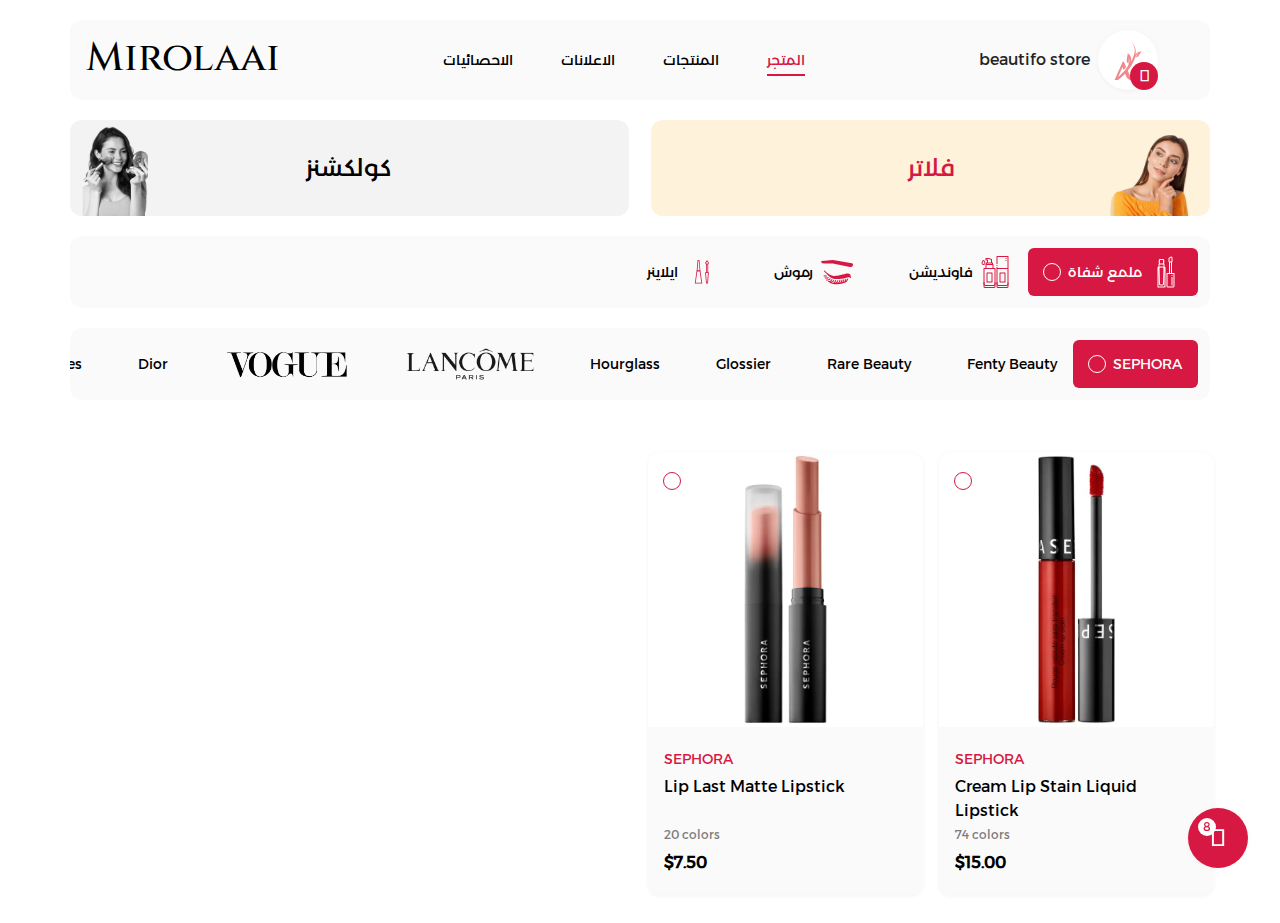
<file: index.html>
<!DOCTYPE html>
<html>

<head>
    <meta charset="UTF-8">
    <meta name="viewport" content="width=device-width, initial-scale=1.0">
    <title>Mirolaai</title>
    <!-- css -->
    <link rel="stylesheet" href="assets/css/bootstrap.rtl.min.css">
    <link rel="stylesheet" href="assets/css/apex-charts.css">
    <link rel="stylesheet" href="assets/css/main.css">
    <link rel="stylesheet" href="assets/css/filepond.min.css">
    <link rel="stylesheet" href="assets/css/style.css">
</head>

<body>
    <header>
        <nav>
            <div class="container">
                <div class="left-side">
                    <ul>
                        <li>
                            <div class="toogler">
                                <span></span>
                                <span></span>
                                <span></span>
                            </div>
                        </li>
                        <li>
                            <div class="vendor">
                                <div class="img">
                                    <img src="assets/images/vendor.svg" alt="vendor-logo">
                                    <a href="auth-login.html"><i class="fa-sharp fa-regular fa-power-off"></i></a>
                                </div>
                                <div class="vendor-name">
                                    <h6>beautifo store</h6>
                                </div>
                            </div>
                        </li>
                    </ul>
                </div>
                <div class="nav-links">
                    <ul>
                        <li><a class="active" href="index.html">المتجر</a></li>
                        <li><a href="products.html">المنتجات</a></li>
                        <li><a href="advertising.html">الاعلانات</a></li>
                        <li><a href="statics.html">الاحصائيات</a></li>
                        <div class="hidden"><a href="auth-login.html"><i class="fa-sharp fa-regular fa-power-off"></i>
                                تسجيل الخروج</a></d>
                    </ul>
                </div>
                <div class="logo">
                    <h1><a href="index.html">Mirolaai</a></h1>
                </div>
            </div>
        </nav>
    </header>
    <main>
        <div id="main-wrapper" class="container p-0">
            <!-- filters and collections tabs buttons -->
            <aside class="main-sidebar">
                <ul class="nav nav-pills" id="pills-tab" role="tablist">
                    <li class="nav-item" role="presentation">
                        <button class="nav-link active" id="pills-filters-tab" data-bs-toggle="pill"
                            data-bs-target="#pills-filters" type="button" role="tab" aria-controls="pills-filters"
                            aria-selected="true">
                            <img src="assets/images/filter-banner.jpg" alt="beaty">
                            فلاتر
                        </button>
                    </li>
                    <li class="nav-item" role="presentation">
                        <button class="nav-link" id="pills-collections-tab" data-bs-toggle="pill"
                            data-bs-target="#pills-collections" type="button" role="tab"
                            aria-controls="pills-collections" aria-selected="false">
                            <img src="assets/images/collection-banner.jpg" alt="collection">
                            كولكشنز
                        </button>
                    </li>
                </ul>
            </aside>
            <!-- filters and collections tabs -->
            <div class="tab-content" id="pills-tabContent">
                <!-- filters tab -->
                <div class="tab-pane fade show active" id="pills-filters" role="tabpanel"
                    aria-labelledby="pills-filters-tab">
                    <div class="container p-0">
                        <div class="wrapper">
                            <!-- products filter wrap -->
                            <div class="products_filter_wrap row">
                                <div class="col-12">
                                    <div class="selection_frame">
                                        <!-- products tabs buttons -->
                                        <ul class="nav nav-pills" id="pills-tab" role="tablist">
                                            <!-- libgloss tab & selector for all its brands -->
                                            <li class="nav-item" role="presentation">
                                                <button class="nav-link active" id="libGloss-tab" data-bs-toggle="tab"
                                                    data-bs-target="#libGloss" type="button" role="tab"
                                                    aria-controls="libGloss" aria-selected="true">
                                                    <div class="tap-btn">
                                                        <img src="assets/images/libgloss.svg" alt="libGloss">
                                                        ملمع شفاة
                                                        <input class="check" type="checkbox"
                                                            name="all-libgloss-selector" id="all-libgloss-selector"
                                                            onchange="categorySelectionFunction(this, document.querySelectorAll('.brands-libgloss'), document.querySelectorAll('.libgloss_products input'))">
                                                    </div>
                                                </button>
                                            </li>
                                            <!-- foundation tab & selector for all its brands -->
                                            <li class="nav-item" role="presentation">
                                                <button class="nav-link" id="foundation-tab" data-bs-toggle="tab"
                                                    data-bs-target="#foundation" type="button" role="tab"
                                                    aria-controls="foundation" aria-selected="false">
                                                    <div class="tap-btn">
                                                        <img src="assets/images/foundation.svg" alt="foundation">
                                                        فاونديشن
                                                        <input class="check" type="checkbox"
                                                            name="all-foundation-selector" id="all-foundation-selector"
                                                            onchange="selectionFunction(this, document.querySelectorAll('.brands-foundation'))">
                                                    </div>
                                                </button>
                                            </li>
                                            <!-- eylashes tab & selector for all its brands -->
                                            <li class="nav-item" role="presentation">
                                                <button class="nav-link" id="eyelashes-tab" data-bs-toggle="tab"
                                                    data-bs-target="#eyelashes" type="button" role="tab"
                                                    aria-controls="eyelashes" aria-selected="false">
                                                    <div class="tap-btn">
                                                        <img src="assets/images/eyelashes.svg" alt="pefume">
                                                        رموش
                                                        <input class="check" type="checkbox"
                                                            name="all-eyelashes-selector" id="all-eyelashes-selector"
                                                            onchange="selectionFunction(this, document.querySelectorAll('.brands-eyelaches'))">
                                                    </div>
                                                </button>
                                            </li>
                                            <!-- eyeliner tab & selector for all its brands -->
                                            <li class="nav-item" role="presentation">
                                                <button class="nav-link" id="eyeliner-tab" data-bs-toggle="tab"
                                                    data-bs-target="#eyeliner" type="button" role="tab"
                                                    aria-controls="eyeliner" aria-selected="false">
                                                    <div class="tap-btn">
                                                        <img src="assets/images/eyeliner.svg" alt="eyeliner">
                                                        ايلاينر
                                                        <input class="check" type="checkbox"
                                                            name="all-eyeliner-selector" id="all-eyeliner-selector"
                                                            onchange="selectionFunction(this, document.querySelectorAll('.brands-eyeliner'))">
                                                    </div>
                                                </button>
                                            </li>
                                        </ul>
                                        <!-- products tabs -->
                                        <div class="tab-content" id="pills-tabContent">
                                            <!-- libgloss tab content -->
                                            <div class="tab-pane fade show active" id="libGloss" role="tabpanel"
                                                aria-labelledby="libGloss-tab">
                                                <div class="brands">
                                                    <!-- brands tabs -->
                                                    <ul class="nav nav-pills" id="pills-tab" role="tablist">
                                                        <!-- sephora -->
                                                        <li class="nav-item" role="presentation">
                                                            <button class="nav-link active" id="pills-sephora-tab"
                                                                data-bs-toggle="tab" data-bs-target="#pills-sephora"
                                                                type="button" role="tab" aria-controls="pills-sephora"
                                                                aria-selected="true">
                                                                <div class="tap-btn">
                                                                    SEPHORA
                                                                    <input type="checkbox" name="SEPHORA" id="SEPHORA"
                                                                        class="brands-libgloss check"
                                                                        onchange="selectionFunction(this, document.querySelectorAll('.sephora-libgloss'))">
                                                                </div>
                                                            </button>
                                                        </li>
                                                        <!-- Fenty Beauty -->
                                                        <li class="nav-item" role="presentation">
                                                            <button class="nav-link" id="pills-fentybeauty-tab"
                                                                data-bs-toggle="tab" data-bs-target="#pills-fentybeauty"
                                                                type="button" role="tab"
                                                                aria-controls="pills-fentybeauty" aria-selected="false">
                                                                <div class="tap-btn">
                                                                    Fenty Beauty
                                                                    <input type="checkbox" name="FentyBeauty"
                                                                        id="FentyBeauty" class=" brands-libgloss check"
                                                                        onchange="selectionFunction(this, document.querySelectorAll('.fenty-beauty-libgloss'))">
                                                                </div>
                                                            </button>
                                                        </li>
                                                        <!-- Rare Beauty -->
                                                        <li class="nav-item" role="presentation">
                                                            <button class="nav-link" id="pills-RareBeauty-tab"
                                                                data-bs-toggle="tab" data-bs-target="#pills-RareBeauty"
                                                                type="button" role="tab"
                                                                aria-controls="pills-RareBeauty" aria-selected="false">
                                                                <div class="tap-btn">
                                                                    Rare Beauty
                                                                    <input type="checkbox" name="RareBeauty"
                                                                        id="RareBeauty" class=" brands-libgloss check"
                                                                        onchange="selectionFunction(this, document.querySelectorAll('.rare-Beauty-libgloss'))">
                                                                </div>
                                                            </button>
                                                        </li>
                                                        <!--  Glossier -->
                                                        <li class="nav-item" role="presentation">
                                                            <button class="nav-link" id="pills-Glossier-tab"
                                                                data-bs-toggle="tab" data-bs-target="#pills-Glossier"
                                                                type="button" role="tab" aria-controls="pills-Glossier"
                                                                aria-selected="false">
                                                                <div class="tap-btn">
                                                                    Glossier
                                                                    <input type="checkbox" name="Glossier" id="Glossier"
                                                                        class=" brands-libgloss check"
                                                                        onchange="selectionFunction(this, document.querySelectorAll('.glossier-libgloss'))">
                                                                </div>
                                                            </button>
                                                        </li>
                                                        <!--  Hourglass -->
                                                        <li class="nav-item" role="presentation">
                                                            <button class="nav-link " id="pills-Hourglass-tab"
                                                                data-bs-toggle="tab" data-bs-target="#pills-Hourglass"
                                                                type="button" role="tab" aria-controls="pills-Hourglass"
                                                                aria-selected="false">
                                                                <div class="tap-btn">
                                                                    Hourglass
                                                                    <input type="checkbox" name="Hourglass"
                                                                        id="Hourglass" class=" brands-libgloss check"
                                                                        onchange="selectionFunction(this, document.querySelectorAll('.hourglass-libgloss'))">
                                                                </div>
                                                            </button>
                                                        </li>
                                                        <!--  Lancôme -->
                                                        <li class="nav-item" role="presentation">
                                                            <button class="nav-link " id="pills-Lancôme-tab"
                                                                data-bs-toggle="tab" data-bs-target="#pills-Lancôme"
                                                                type="button" role="tab" aria-controls="pills-Lancôme"
                                                                aria-selected="false">
                                                                <div class="tap-btn">
                                                                    <img src=" assets/images/brand-1.png" alt="brand">
                                                                    <input type="checkbox" name="brand-2" id="brand-2"
                                                                        class=" brands-libgloss check"
                                                                        onchange="selectionFunction(this, document.querySelectorAll('.Lancôme-libgloss'))">
                                                                </div>
                                                            </button>
                                                        </li>
                                                        <!--  beverlyHills -->
                                                        <li class="nav-item" role="presentation">
                                                            <button class="nav-link " id="pills-beverlyHills-tab"
                                                                data-bs-toggle="tab"
                                                                data-bs-target="#pills-beverlyHills" type="button"
                                                                role="tab" aria-controls="pills-beverlyHills"
                                                                aria-selected="false">
                                                                <div class="tap-btn">
                                                                    <img src="assets/images/brand-2.png" alt="brand">
                                                                    <input type="checkbox" name="brand-3" id="brand-3"
                                                                        class=" brands-libgloss check"
                                                                        onchange="selectionFunction(this, document.querySelectorAll('.beverlyHills-libgloss'))">
                                                                </div>
                                                            </button>
                                                        </li>
                                                        <!--  Dior -->
                                                        <li class="nav-item" role="presentation">
                                                            <button class="nav-link" id="pills-Dior-tab"
                                                                data-bs-toggle="tab" data-bs-target="#pills-Dior"
                                                                type="button" role="tab" aria-controls="pills-Dior"
                                                                aria-selected="false">
                                                                <div class="tap-btn">
                                                                    Dior
                                                                    <input type="checkbox" name="Dior" id="Dior"
                                                                        class=" brands-libgloss check"
                                                                        onchange="selectionFunction(this, document.querySelectorAll('.dior-libgloss'))">
                                                                </div>
                                                            </button>
                                                        </li>
                                                        <!--  Lilly Lashes -->
                                                        <li class="nav-item" role="presentation">
                                                            <button class="nav-link " id="pills-LillyLashes-tab"
                                                                data-bs-toggle="tab" data-bs-target="#pills-LillyLashes"
                                                                type="button" role="tab"
                                                                aria-controls="pills-LillyLashes" aria-selected="false">
                                                                <div class="tap-btn">
                                                                    Lilly Lashes
                                                                    <input type="checkbox" name="LillyLashes"
                                                                        id="LillyLashes" class=" brands-libgloss check"
                                                                        onchange="selectionFunction(this, document.querySelectorAll('.Lilly-Lashes-libgloss'))">
                                                                </div>
                                                            </button>
                                                        </li>
                                                    </ul>
                                                    <!-- products tabs content -->
                                                    <div class="tab-content" id="pills-tabContent">
                                                        <div class="container mt-4 p-0">
                                                            <!-- sephora-tab bane -->
                                                            <div class="tab-pane fade show active" id="pills-sephora"
                                                                role="tabpanel" aria-labelledby="pills-sephora-tab">
                                                                <div class="row">
                                                                    <div class="col-lg-3 col-md-4 col-6 p-2">
                                                                        <div class="product_frame">
                                                                            <div class="select-pro libgloss_products">
                                                                                <input type="checkbox"
                                                                                    name="sephora-product"
                                                                                    id="sephora-product"
                                                                                    class="check sephora-libgloss">
                                                                            </div>
                                                                            <div class="pro-img">
                                                                                <img src="assets/images/libgloss12.webp"
                                                                                    alt="women-libgloss">
                                                                                <div class="layer">
                                                                                    <a href="#" data-bs-toggle="modal"
                                                                                        data-bs-target="#productModal">
                                                                                        Quick View <i
                                                                                            class="fa-regular fa-eye"></i>
                                                                                    </a>
                                                                                </div>
                                                                            </div>
                                                                            <div class="pro-description">
                                                                                <a href="#" class="brand_name">
                                                                                    SEPHORA
                                                                                </a>
                                                                                <p class="product_name">
                                                                                    Cream Lip Stain Liquid Lipstick
                                                                                </p>
                                                                                <p class="colors-num">
                                                                                    74 colors
                                                                                </p>
                                                                                <span class="price">
                                                                                    $15.00
                                                                                </span>
                                                                            </div>
                                                                        </div>
                                                                    </div>
                                                                    <div class="col-lg-3 col-md-4 col-6 p-2">
                                                                        <div class="product_frame">
                                                                            <div class="select-pro libgloss_products">
                                                                                <input type="checkbox"
                                                                                    name="sephora-product"
                                                                                    id="sephora-product"
                                                                                    class="check sephora-libgloss">
                                                                            </div>
                                                                            <div class="pro-img">
                                                                                <img src="assets/images/libgloss13.webp"
                                                                                    alt="women-libgloss">
                                                                                <div class="layer">
                                                                                    <a href="#" data-bs-toggle="modal"
                                                                                        data-bs-target="#productModal">
                                                                                        Quick View <i
                                                                                            class="fa-regular fa-eye"></i>
                                                                                    </a>
                                                                                </div>
                                                                            </div>
                                                                            <div class="pro-description">
                                                                                <a href="#" class="brand_name">
                                                                                    SEPHORA
                                                                                </a>
                                                                                <p class="product_name">
                                                                                    Lip Last Matte Lipstick
                                                                                </p>
                                                                                <p class="colors-num">
                                                                                    20 colors
                                                                                </p>
                                                                                <span class="price">
                                                                                    $7.50
                                                                                </span>
                                                                            </div>
                                                                        </div>
                                                                    </div>
                                                                </div>
                                                            </div>
                                                            <!-- fentybeauty-tab bane -->
                                                            <div class="tab-pane fade" id="pills-fentybeauty"
                                                                role="tabpanel" aria-labelledby="pills-fentybeauty-tab">
                                                                <div class="row">
                                                                    <div class="col-lg-3 col-md-4 col-6 p-2">
                                                                        <div class="product_frame">
                                                                            <div class="select-pro libgloss_products">
                                                                                <input type="checkbox"
                                                                                    name="fenty-Beauty-product"
                                                                                    id="fenty-Beauty-product"
                                                                                    class="check fenty-Beauty-libgloss">
                                                                            </div>
                                                                            <div class="pro-img">
                                                                                <img src="assets/images/libgloss5.jpeg"
                                                                                    alt="women-libgloss">
                                                                                <div class="layer">
                                                                                    <a href="#" data-bs-toggle="modal"
                                                                                        data-bs-target="#productModal">
                                                                                        Quick View <i
                                                                                            class="fa-regular fa-eye"></i>
                                                                                    </a>
                                                                                </div>
                                                                            </div>
                                                                            <div class="pro-description">
                                                                                <a href="#" class="brand_name">
                                                                                    Fenty Beauty
                                                                                </a>
                                                                                <p class="product_name">
                                                                                    Gloss Bomb Cream Color Drip Lip
                                                                                    Cream
                                                                                </p>
                                                                                <p class="colors-num">
                                                                                    5 colors
                                                                                </p>
                                                                                <span class="price">
                                                                                    $22.00
                                                                                </span>
                                                                            </div>
                                                                        </div>
                                                                    </div>
                                                                    <div class="col-lg-3 col-md-4 col-6 p-2">
                                                                        <div class="product_frame">
                                                                            <div class="select-pro libgloss_products">
                                                                                <input type="checkbox"
                                                                                    name="fenty-Beauty-product"
                                                                                    id="fenty-Beauty-product"
                                                                                    class="check fenty-Beauty-libgloss">
                                                                            </div>
                                                                            <div class="pro-img">
                                                                                <img src="assets/images/libgloss6.jpeg"
                                                                                    alt="women-libgloss">
                                                                                <div class="layer">
                                                                                    <a href="#" data-bs-toggle="modal"
                                                                                        data-bs-target="#productModal">
                                                                                        Quick View <i
                                                                                            class="fa-regular fa-eye"></i>
                                                                                    </a>
                                                                                </div>
                                                                            </div>
                                                                            <div class="pro-description">
                                                                                <a href="#" class="brand_name">
                                                                                    Fenty Beauty
                                                                                </a>
                                                                                <p class="product_name">
                                                                                    Stunna Lip Paint Longwear Fluid Lip
                                                                                    Color
                                                                                </p>
                                                                                <p class="colors-num">
                                                                                    5 colors
                                                                                </p>
                                                                                <span class="price">
                                                                                    $28.00
                                                                                </span>
                                                                            </div>
                                                                        </div>
                                                                    </div>
                                                                </div>
                                                            </div>
                                                            <!-- RareBeauty-tab bane -->
                                                            <div class="tab-pane fade" id="pills-RareBeauty"
                                                                role="tabpanel" aria-labelledby="pills-RareBeauty-tab">
                                                                <div class="row">
                                                                    <div class="col-lg-3 col-md-4 col-6 p-2">
                                                                        <div class="product_frame">
                                                                            <div class="select-pro libgloss_products">
                                                                                <input type="checkbox"
                                                                                    name="rare-Beauty-product"
                                                                                    id="rare-Beauty-product"
                                                                                    class="check rare-Beauty-libgloss">
                                                                            </div>
                                                                            <div class="pro-img">
                                                                                <img src="assets/images/libgloss.jpg"
                                                                                    alt="women-libgloss">
                                                                                <div class="layer">
                                                                                    <a href="#" data-bs-toggle="modal"
                                                                                        data-bs-target="#productModal">
                                                                                        Quick View <i
                                                                                            class="fa-regular fa-eye"></i>
                                                                                    </a>
                                                                                </div>
                                                                            </div>
                                                                            <div class="pro-description">
                                                                                <a href="#" class="brand_name">Rare
                                                                                    Beauty</a>
                                                                                <p class="product_name">
                                                                                    Soft Pinch Liquid Blush
                                                                                </p>
                                                                                <p class="colors-num">
                                                                                    8 colors
                                                                                </p>
                                                                                <span class="price">
                                                                                    $64.00
                                                                                </span>
                                                                            </div>
                                                                        </div>
                                                                    </div>
                                                                    <div class="col-lg-3 col-md-4 col-6 p-2">
                                                                        <div class="product_frame">
                                                                            <div class="select-pro libgloss_products">
                                                                                <input type="checkbox"
                                                                                    name="rare-Beauty-product"
                                                                                    id="rare-Beauty-product"
                                                                                    class="check rare-Beauty-libgloss">
                                                                            </div>
                                                                            <div class="pro-img">
                                                                                <img src="assets/images/libgloss7.jpeg"
                                                                                    alt="women-libgloss">
                                                                                <div class="layer">
                                                                                    <a href="#" data-bs-toggle="modal"
                                                                                        data-bs-target="#productModal">
                                                                                        Quick View <i
                                                                                            class="fa-regular fa-eye"></i>
                                                                                    </a>
                                                                                </div>
                                                                            </div>
                                                                            <div class="pro-description">
                                                                                <a href="#" class="brand_name">Rare
                                                                                    Beauty</a>
                                                                                <p class="product_name">
                                                                                    With Gratitude Dewy Lip Balm
                                                                                </p>
                                                                                <p class="colors-num">
                                                                                    6 colors
                                                                                </p>
                                                                                <span class="price">
                                                                                    $16.00
                                                                                </span>
                                                                            </div>
                                                                        </div>
                                                                    </div>
                                                                </div>
                                                            </div>
                                                            <!-- Glossier-tab bane -->
                                                            <div class="tab-pane fade" id="pills-Glossier"
                                                                role="tabpanel" aria-labelledby="pills-Glossier-tab">
                                                                <div class="row">
                                                                    <div class="col-lg-3 col-md-4 col-6 p-2">
                                                                        <div class="product_frame">
                                                                            <div class="select-pro libgloss_products">
                                                                                <input type="checkbox"
                                                                                    name="glossier-product"
                                                                                    id="glossier-product"
                                                                                    class="check glossier-libgloss">
                                                                            </div>
                                                                            <div class="pro-img">
                                                                                <img src="assets/images/cream-3.png"
                                                                                    alt="women-libgloss">
                                                                                <div class="layer">
                                                                                    <a href="#" data-bs-toggle="modal"
                                                                                        data-bs-target="#productModal">
                                                                                        Quick View <i
                                                                                            class="fa-regular fa-eye"></i>
                                                                                    </a>
                                                                                </div>
                                                                            </div>
                                                                            <div class="pro-description">
                                                                                <a href="#"
                                                                                    class="brand_name">Glossier</a>
                                                                                <p class="product_name">
                                                                                    Pencil Creamy Long-Wearing Eyeliner
                                                                                </p>
                                                                                <p class="colors-num">
                                                                                    10 colors
                                                                                </p>
                                                                                <span class="price">
                                                                                    $16.00
                                                                                </span>
                                                                            </div>
                                                                        </div>
                                                                    </div>
                                                                    <div class="col-lg-3 col-md-4 col-6 p-2">
                                                                        <div class="product_frame">
                                                                            <div class="select-pro libgloss_products">
                                                                                <input type="checkbox"
                                                                                    name="glossier-product"
                                                                                    id="glossier-product"
                                                                                    class="check glossier-libgloss">
                                                                            </div>
                                                                            <div class="pro-img">
                                                                                <img src="assets/images/libgloss2.jpg"
                                                                                    alt="women-libgloss">
                                                                                <div class="layer">
                                                                                    <a href="#" data-bs-toggle="modal"
                                                                                        data-bs-target="#productModal">
                                                                                        Quick View <i
                                                                                            class="fa-regular fa-eye"></i>
                                                                                    </a>
                                                                                </div>
                                                                            </div>
                                                                            <div class="pro-description">
                                                                                <a href="#"
                                                                                    class="brand_name">Glossier</a>
                                                                                <p class="product_name">
                                                                                    Glassy High-Shine Lip Gloss
                                                                                </p>
                                                                                <p class="colors-num">
                                                                                    3 colors
                                                                                </p>
                                                                                <span class="price">
                                                                                    $15.00
                                                                                </span>
                                                                            </div>
                                                                        </div>
                                                                    </div>
                                                                </div>
                                                            </div>
                                                            <!-- Hourglass-tab bane -->
                                                            <div class="tab-pane fade" id="pills-Hourglass"
                                                                role="tabpanel" aria-labelledby="pills-Hourglass-tab">
                                                                <div class="row">
                                                                    <div class="col-lg-3 col-md-4 col-6 p-2">
                                                                        <div class="product_frame">
                                                                            <div class="select-pro libgloss_products">
                                                                                <input type="checkbox"
                                                                                    name="hourglass-product"
                                                                                    id="hourglass-product"
                                                                                    class="check hourglass-libgloss">
                                                                            </div>
                                                                            <div class="pro-img">
                                                                                <img src="assets/images/libgloss3.jpg"
                                                                                    alt="women-libgloss">
                                                                                <div class="layer">
                                                                                    <a href="#" data-bs-toggle="modal"
                                                                                        data-bs-target="#productModal">
                                                                                        Quick View <i
                                                                                            class="fa-regular fa-eye"></i>
                                                                                    </a>
                                                                                </div>
                                                                            </div>
                                                                            <div class="pro-description">
                                                                                <a href="#"
                                                                                    class="brand_name">Hourglass</a>
                                                                                <p class="product_name">
                                                                                    Phantom Volumizing Glossy Lip Balm
                                                                                </p>
                                                                                <p class="colors-num">
                                                                                    12 colors
                                                                                </p>
                                                                                <span class="price">
                                                                                    $36.00
                                                                                </span>
                                                                            </div>
                                                                        </div>
                                                                    </div>
                                                                    <div class="col-lg-3 col-md-4 col-6 p-2">
                                                                        <div class="product_frame">
                                                                            <div class="select-pro libgloss_products">
                                                                                <input type="checkbox"
                                                                                    name="hourglass-product"
                                                                                    id="hourglass-product"
                                                                                    class="check hourglass-libgloss">
                                                                            </div>
                                                                            <div class="pro-img">
                                                                                <img src="assets/images/libgloss8.jpeg"
                                                                                    alt="women-libgloss">
                                                                                <div class="layer">
                                                                                    <a href="#" data-bs-toggle="modal"
                                                                                        data-bs-target="#productModal">
                                                                                        Quick View <i
                                                                                            class="fa-regular fa-eye"></i>
                                                                                    </a>
                                                                                </div>
                                                                            </div>
                                                                            <div class="pro-description">
                                                                                <a href="#"
                                                                                    class="brand_name">Hourglass</a>
                                                                                <p class="product_name">
                                                                                    Mini Vanish™ Airbrush Concealer
                                                                                </p>
                                                                                <p class="colors-num">
                                                                                    12 colors
                                                                                </p>
                                                                                <span class="price">
                                                                                    $18.00
                                                                                </span>
                                                                            </div>
                                                                        </div>
                                                                    </div>
                                                                </div>
                                                            </div>
                                                            <!-- Lancôme-tab bane -->
                                                            <div class="tab-pane fade" id="pills-Lancôme"
                                                                role="tabpanel" aria-labelledby="pills-Lancôme-tab">
                                                                <div class="row">
                                                                    <div class="col-lg-3 col-md-4 col-6 p-2">
                                                                        <div class="product_frame">
                                                                            <div class="select-pro libgloss_products">
                                                                                <input type="checkbox"
                                                                                    name="Lancôme-product"
                                                                                    id="Lancôme-product"
                                                                                    class="check Lancôme-libgloss">
                                                                            </div>
                                                                            <div class="pro-img">
                                                                                <img src="assets/images/cream1.jpeg"
                                                                                    alt="women-libgloss">
                                                                                <div class="layer">
                                                                                    <a href="#" data-bs-toggle="modal"
                                                                                        data-bs-target="#productModal">
                                                                                        Quick View <i
                                                                                            class="fa-regular fa-eye"></i>
                                                                                    </a>
                                                                                </div>
                                                                            </div>
                                                                            <div class="pro-description">
                                                                                <a href="#"
                                                                                    class="brand_name">Lancôme</a>
                                                                                <p class="product_name">
                                                                                    Advanced Génifique Wrinkle & Dark
                                                                                    Circle Eye
                                                                                    Cream
                                                                                </p>
                                                                                <span class="price">
                                                                                    $64.00
                                                                                </span>
                                                                            </div>
                                                                        </div>
                                                                    </div>
                                                                    <div class="col-lg-3 col-md-4 col-6 p-2">
                                                                        <div class="product_frame">
                                                                            <div class="select-pro libgloss_products">
                                                                                <input type="checkbox"
                                                                                    name="Lancôme-product"
                                                                                    id="Lancôme-product"
                                                                                    class="check Lancôme-libgloss">
                                                                            </div>
                                                                            <div class="pro-img">
                                                                                <img src="assets/images/cream5.jpeg"
                                                                                    alt="women-libgloss">
                                                                                <div class="layer">
                                                                                    <a href="#" data-bs-toggle="modal"
                                                                                        data-bs-target="#productModal">
                                                                                        Quick View <i
                                                                                            class="fa-regular fa-eye"></i>
                                                                                    </a>
                                                                                </div>
                                                                            </div>
                                                                            <div class="pro-description">
                                                                                <a href="#"
                                                                                    class="brand_name">Lancôme</a>
                                                                                <p class="product_name">
                                                                                    Rénergie Lift Multi-Action Ultra
                                                                                    Dark Circle Correcting Eye Cream
                                                                                </p>
                                                                                <span class="price">
                                                                                    $82.00
                                                                                </span>
                                                                            </div>
                                                                        </div>
                                                                    </div>
                                                                </div>
                                                            </div>
                                                            <!-- beverlyHills-tab bane -->
                                                            <div class="tab-pane fade" id="pills-beverlyHills"
                                                                role="tabpanel"
                                                                aria-labelledby="pills-beverlyHills-tab">
                                                                <div class="row">
                                                                    <div class="col-lg-3 col-md-4 col-6 p-2">
                                                                        <div class="product_frame">
                                                                            <div class="select-pro libgloss_products">
                                                                                <input type="checkbox"
                                                                                    name="beverlyHills-product"
                                                                                    id="beverlyHills-product"
                                                                                    class="check beverlyHills-libgloss">
                                                                            </div>
                                                                            <div class="pro-img">
                                                                                <img src="assets/images/cream2.jpeg"
                                                                                    alt="women-libgloss">
                                                                                <div class="layer">
                                                                                    <a href="#" data-bs-toggle="modal"
                                                                                        data-bs-target="#productModal">
                                                                                        Quick View <i
                                                                                            class="fa-regular fa-eye"></i>
                                                                                    </a>
                                                                                </div>
                                                                            </div>
                                                                            <div class="pro-description">
                                                                                <a href="#" class="brand_name">Beverly
                                                                                    Hills</a>
                                                                                <p class="product_name">
                                                                                    Lash Sculpt Lengthening & Volumizing
                                                                                    Mascara
                                                                                </p>
                                                                                <span class="price">
                                                                                    $26.00
                                                                                </span>
                                                                            </div>
                                                                        </div>
                                                                    </div>
                                                                    <div class="col-lg-3 col-md-4 col-6 p-2">
                                                                        <div class="product_frame">
                                                                            <div class="select-pro libgloss_products">
                                                                                <input type="checkbox"
                                                                                    name="beverlyHills-product"
                                                                                    id="beverlyHills-product"
                                                                                    class="check beverlyHills-libgloss">
                                                                            </div>
                                                                            <div class="pro-img">
                                                                                <img src="assets/images/cream6.webp"
                                                                                    alt="women-libgloss">
                                                                                <div class="layer">
                                                                                    <a href="#" data-bs-toggle="modal"
                                                                                        data-bs-target="#productModal">
                                                                                        Quick View <i
                                                                                            class="fa-regular fa-eye"></i>
                                                                                    </a>
                                                                                </div>
                                                                            </div>
                                                                            <div class="pro-description">
                                                                                <a href="#" class="brand_name">Beverly
                                                                                    Hills</a>
                                                                                <p class="product_name">
                                                                                    Perfect Brow Pencil
                                                                                </p>
                                                                                <span class="price">
                                                                                    $23.00
                                                                                </span>
                                                                            </div>
                                                                        </div>
                                                                    </div>
                                                                </div>
                                                            </div>
                                                            <!-- Dior-tab bane -->
                                                            <div class="tab-pane fade" id="pills-Dior" role="tabpanel"
                                                                aria-labelledby="pills-Dior-tab">
                                                                <div class="row">
                                                                    <div class="col-lg-3 col-md-4 col-6 p-2">
                                                                        <div class="product_frame">
                                                                            <div class="select-pro libgloss_products">
                                                                                <input type="checkbox"
                                                                                    name="dior-product"
                                                                                    id="dior-product"
                                                                                    class="check dior-libgloss">
                                                                            </div>
                                                                            <div class="pro-img">
                                                                                <img src="assets/images/libgloss4.jpg"
                                                                                    alt="women-libgloss">
                                                                                <div class="layer">
                                                                                    <a href="#" data-bs-toggle="modal"
                                                                                        data-bs-target="#productModal">
                                                                                        Quick View <i
                                                                                            class="fa-regular fa-eye"></i>
                                                                                    </a>
                                                                                </div>
                                                                            </div>
                                                                            <div class="pro-description">
                                                                                <a href="#" class="brand_name">Dior</a>
                                                                                <p class="product_name">
                                                                                    Dior Addict Lip Maximizer Plumping
                                                                                    Gloss
                                                                                </p>
                                                                                <p class="colors-num">
                                                                                    23 colors
                                                                                </p>
                                                                                <span class="price">
                                                                                    $64.00
                                                                                </span>
                                                                            </div>
                                                                        </div>
                                                                    </div>
                                                                    <div class="col-lg-3 col-md-4 col-6 p-2">
                                                                        <div class="product_frame">
                                                                            <div class="select-pro libgloss_products">
                                                                                <input type="checkbox"
                                                                                    name="dior-product"
                                                                                    id="dior-product"
                                                                                    class="check dior-libgloss">
                                                                            </div>
                                                                            <div class="pro-img">
                                                                                <img src="assets/images/libgloss11.webp"
                                                                                    alt="women-libgloss">
                                                                                <div class="layer">
                                                                                    <a href="#" data-bs-toggle="modal"
                                                                                        data-bs-target="#productModal">
                                                                                        Quick View <i
                                                                                            class="fa-regular fa-eye"></i>
                                                                                    </a>
                                                                                </div>
                                                                            </div>
                                                                            <div class="pro-description">
                                                                                <a href="#" class="brand_name">Dior</a>
                                                                                <p class="product_name">
                                                                                    Backstage Concealer
                                                                                </p>
                                                                                <p class="colors-num">
                                                                                    22 colors
                                                                                </p>
                                                                                <span class="price">
                                                                                    $32.00
                                                                                </span>
                                                                            </div>
                                                                        </div>
                                                                    </div>
                                                                </div>
                                                            </div>
                                                            <!-- LillyLashes-tab bane -->
                                                            <div class="tab-pane fade" id="pills-LillyLashes"
                                                                role="tabpanel" aria-labelledby="pills-LillyLashes-tab">
                                                                <div class="row">
                                                                    <div class="col-lg-3 col-md-4 col-6 p-2">
                                                                        <div class="product_frame">
                                                                            <div class="select-pro libgloss_products">
                                                                                <input type="checkbox"
                                                                                    name="Lilly-Lashes-product"
                                                                                    id="Lilly-Lashes-product"
                                                                                    class="check Lilly-Lashes-libgloss">
                                                                            </div>
                                                                            <div class="pro-img">
                                                                                <img src="assets/images/cream4.jpeg"
                                                                                    alt="women-libgloss">
                                                                                <div class="layer">
                                                                                    <a href="#" data-bs-toggle="modal"
                                                                                        data-bs-target="#productModal">
                                                                                        Quick View <i
                                                                                            class="fa-regular fa-eye"></i>
                                                                                    </a>
                                                                                </div>
                                                                            </div>
                                                                            <div class="pro-description">
                                                                                <a href="#" class="brand_name">Lilly
                                                                                    Lashes</a>
                                                                                <p class="product_name">
                                                                                    Level Up Lash Conditioning Serum
                                                                                </p>
                                                                                <span class="price">
                                                                                    $64.00
                                                                                </span>
                                                                            </div>
                                                                        </div>
                                                                    </div>
                                                                    <div class="col-lg-3 col-md-4 col-6 p-2">
                                                                        <div class="product_frame">
                                                                            <div class="select-pro libgloss_products">
                                                                                <input type="checkbox"
                                                                                    name="Lilly-Lashes-product"
                                                                                    id="Lilly-Lashes-product"
                                                                                    class="check Lilly-Lashes-libgloss">
                                                                            </div>
                                                                            <div class="pro-img">
                                                                                <img src="assets/images/libgloss10.webp"
                                                                                    alt="women-libgloss">
                                                                                <div class="layer">
                                                                                    <a href="#" data-bs-toggle="modal"
                                                                                        data-bs-target="#productModal">
                                                                                        Quick View <i
                                                                                            class="fa-regular fa-eye"></i>
                                                                                    </a>
                                                                                </div>
                                                                            </div>
                                                                            <div class="pro-description">
                                                                                <a href="#" class="brand_name">Lilly
                                                                                    Lashes</a>
                                                                                <p class="product_name">
                                                                                    Click Magnetic Liquid Eyeliner
                                                                                </p>
                                                                                <span class="price">
                                                                                    $34.00
                                                                                </span>
                                                                            </div>
                                                                        </div>
                                                                    </div>
                                                                </div>
                                                            </div>
                                                        </div>
                                                    </div>
                                                </div>
                                            </div>
                                        </div>
                                    </div>
                                </div>
                            </div>
                        </div>
                    </div>
                </div>
                <!-- collections tab -->
                <div class="tab-pane fade" id="pills-collections" role="tabpanel"
                    aria-labelledby="pills-collections-tab">
                    <div class="container mt-4 p-0">
                        <div class="row">
                            <div class="col-lg-3 col-md-4 col-6 p-2">
                                <div class="product_frame">
                                    <div class="select-pro">
                                        <input type="checkbox" name="" id="" class="check">
                                    </div>
                                    <div class="pro-img">
                                        <img src="assets/images/collection-1.jpeg" alt="women-libgloss">
                                        <div class="layer">
                                            <a href="#" data-bs-toggle="modal" data-bs-target="#collectionModal">
                                                Quick View <i class="fa-regular fa-eye"></i>
                                            </a>
                                        </div>
                                    </div>
                                    <div class="pro-description">
                                        <a href="#" class="brand_name">Giorgio Armani</a>
                                        <p class="product_name">
                                            Giorgio Armani Holiday 2017 Lip Sets
                                        </p>
                                        <p class="colors-num">
                                            8 colors
                                        </p>
                                        <span class="price">
                                            $64.00
                                        </span>
                                    </div>
                                </div>
                            </div>
                            <div class="col-lg-3 col-md-4 col-6 p-2">
                                <div class="product_frame">
                                    <div class="select-pro">
                                        <input type="checkbox" name="" id="" class="check">
                                    </div>
                                    <div class="pro-img">
                                        <img src="assets/images/collection-2.jpeg" alt="women-libgloss">
                                        <div class="layer">
                                            <a href="#" data-bs-toggle="modal" data-bs-target="#collectionModal">
                                                Quick View <i class="fa-regular fa-eye"></i>
                                            </a>
                                        </div>
                                    </div>
                                    <div class="pro-description">
                                        <a href="#" class="brand_name">Beauty Rare</a>
                                        <p class="product_name">
                                            Rare beauty's new Soft pinch tinted lip oil
                                        </p>
                                        <p class="colors-num">
                                            3 colors
                                        </p>
                                        <span class="price">
                                            $15.00
                                        </span>
                                    </div>
                                </div>
                            </div>
                            <div class="col-lg-3 col-md-4 col-6 p-2">
                                <div class="product_frame">
                                    <div class="select-pro">
                                        <input type="checkbox" name="" id="" class="check">
                                    </div>
                                    <div class="pro-img">
                                        <img src="assets/images/collection-3.png" alt="women-libgloss">
                                        <div class="layer">
                                            <a href="#" data-bs-toggle="modal" data-bs-target="#collectionModal">
                                                Quick View <i class="fa-regular fa-eye"></i>
                                            </a>
                                        </div>
                                    </div>
                                    <div class="pro-description">
                                        <a href="#" class="brand_name">Bergdorf Goodman</a>
                                        <p class="product_name">
                                            Vegan at Bergdorf Goodman
                                        </p>
                                        <p class="colors-num">
                                            12 colors
                                        </p>
                                        <span class="price">
                                            $36.00
                                        </span>
                                    </div>
                                </div>
                            </div>
                            <div class="col-lg-3 col-md-4 col-6 p-2">
                                <div class="product_frame">
                                    <div class="select-pro">
                                        <input type="checkbox" name="" id="" class="check">
                                    </div>
                                    <div class="pro-img">
                                        <img src="assets/images/collection-4.jpeg" alt="women-libgloss">
                                        <div class="layer">
                                            <a href="#" data-bs-toggle="modal" data-bs-target="#collectionModal">
                                                Quick View <i class="fa-regular fa-eye"></i>
                                            </a>
                                        </div>
                                    </div>
                                    <div class="pro-description">
                                        <a href="#" class="brand_name">Hourglass</a>
                                        <p class="product_name">
                                            Hourglass Lip Treatment Oils
                                        </p>
                                        <p class="colors-num">
                                            23 colors
                                        </p>
                                        <span class="price">
                                            $64.00
                                        </span>
                                    </div>
                                </div>
                            </div>
                            <div class="col-lg-3 col-md-4 col-6 p-2">
                                <div class="product_frame">
                                    <div class="select-pro">
                                        <input type="checkbox" name="" id="" class="check">
                                    </div>
                                    <div class="pro-img">
                                        <img src="assets/images/collection-5.jpeg" alt="women-libgloss">
                                        <div class="layer">
                                            <a href="#" data-bs-toggle="modal" data-bs-target="#collectionModal">
                                                Quick View <i class="fa-regular fa-eye"></i>
                                            </a>
                                        </div>
                                    </div>
                                    <div class="pro-description">
                                        <a href="#" class="brand_name">Hourglass</a>
                                        <p class="product_name">
                                            Hourglass Beauty mackup collection
                                        </p>
                                        <p class="colors-num">
                                            8 colors
                                        </p>
                                        <span class="price">
                                            $64.00
                                        </span>
                                    </div>
                                </div>
                            </div>
                            <div class="col-lg-3 col-md-4 col-6 p-2">
                                <div class="product_frame">
                                    <div class="select-pro">
                                        <input type="checkbox" name="" id="" class="check">
                                    </div>
                                    <div class="pro-img">
                                        <img src="assets/images/collection-6.jpeg" alt="women-libgloss">
                                        <div class="layer">
                                            <a href="#" data-bs-toggle="modal" data-bs-target="#collectionModal">
                                                Quick View <i class="fa-regular fa-eye"></i>
                                            </a>
                                        </div>
                                    </div>
                                    <div class="pro-description">
                                        <a href="#" class="brand_name">Hourglass</a>
                                        <p class="product_name">
                                            Hourglass Lip Treatment Oils | British Beauty Blogger
                                        </p>
                                        <p class="colors-num">
                                            3 colors
                                        </p>
                                        <span class="price">
                                            $15.00
                                        </span>
                                    </div>
                                </div>
                            </div>
                        </div>
                    </div>
                </div>
            </div>
        </div>
    </main>
    <!-- Modal -->
    <div class="modal fade product-modal" id="productModal" data-bs-backdrop="static" data-bs-keyboard="false"
        tabindex="-1" aria-labelledby="productModalLabel" aria-hidden="true">
        <div class="modal-dialog modal-dialog-centered">
            <div class="modal-content">
                <div class="modal-body">
                    <div class="container">
                        <div class="row gap-lg-0 gap-md-0 gap-4">
                            <div class="col-8 col-md-8 col-12">
                                <div class="product-description">
                                    <p class="brand_name">
                                        Rare Beauty by Selena Gomez
                                        <button type="button" class="btn-close" data-bs-dismiss="modal"
                                            aria-label="Close">
                                        </button>
                                    </p>
                                    <h6 class="product_name">
                                        <a href="product-details.html">Soft Pinch Liquid Blush</a>
                                    </h6>
                                    <p class="product_description">
                                        A weightless, long-lasting liquid blush that blends
                                        and builds beautifully for a soft, healthy flush. Available in matte and dewy
                                        finishes.
                                    </p>
                                    <div class="price">
                                        <h6>$64.00</h6>
                                    </div>
                                    <span class="size">SIZE 0.25 oz / 7.5 mL • ITEM 2640241</span>
                                    <!-- changing on hover colors -->
                                    <span class="color-name">
                                        Color: Grateful - dewy true red
                                    </span>
                                    <h6 class="available">Available colors</h6>
                                    <ul class="colors">
                                        <li>
                                            <input type="checkbox" name="color-select" id="color-select-1"
                                                style="background-image: url('assets/images/libgloss+1.jpg');"
                                                class="color-selct"
                                                onchange="catchChange( document.querySelectorAll('.color-selct') , document.getElementById('checkall'))">
                                        </li>
                                        <li>
                                            <input type="checkbox" name="color-select" id="color-select-2"
                                                style="background-image: url('assets/images/libgloss+2.jpg');"
                                                class="color-selct"
                                                onchange="catchChange( document.querySelectorAll('.color-selct') , document.getElementById('checkall'))">
                                        </li>
                                        <li>
                                            <input type="checkbox" name="color-select" id="color-select-3"
                                                style="background-image: url('assets/images/libgloss+3.jpg');"
                                                class="color-selct"
                                                onchange="catchChange( document.querySelectorAll('.color-selct') , document.getElementById('checkall'))">
                                        </li>
                                        <li>
                                            <input type="checkbox" name="color-select" id="color-select-4"
                                                style="background-image: url('assets/images/libgloss+4.jpg');"
                                                class="color-selct"
                                                onchange="catchChange( document.querySelectorAll('.color-selct') , document.getElementById('checkall'))">
                                        </li>
                                        <li>
                                            <input type="checkbox" name="color-select" id="color-select-5"
                                                style="background-image: url('assets/images/libgloss+5.jpg');"
                                                class="color-selct"
                                                onchange="catchChange( document.querySelectorAll('.color-selct') , document.getElementById('checkall'))">
                                        </li>
                                        <li>
                                            <input type="checkbox" name="color-select" id="color-select-6"
                                                style="background-image: url('assets/images/libgloss+6.jpg');"
                                                class="color-selct"
                                                onchange="catchChange( document.querySelectorAll('.color-selct') , document.getElementById('checkall'))">
                                        </li>
                                        <li>
                                            <input type="checkbox" name="color-select" id="color-select-7"
                                                style="background-image: url('assets/images/libgloss+7.jpg');"
                                                class="color-selct"
                                                onchange="catchChange( document.querySelectorAll('.color-selct') , document.getElementById('checkall'))">
                                        </li>
                                        <li>
                                            <input type="checkbox" name="color-select" id="color-select-8"
                                                style="background-image: url('assets/images/libgloss+8.jpg');"
                                                class="color-selct"
                                                onchange="catchChange( document.querySelectorAll('.color-selct') , document.getElementById('checkall'))">
                                        </li>
                                        <li class="select-all">
                                            <input class="check" type="checkbox" id="checkall" name="checkall"
                                                onchange="selectionFunction(this, document.querySelectorAll('.color-selct'))">
                                        </li>
                                    </ul>
                                </div>
                            </div>
                            <div class="col-4 col-md-4 col-12">
                                <div class="img">
                                    <img src="assets/images/libgloss.jpg" alt="libgloss">
                                    <div class="layer">
                                        <a href="try-on.html">TRY ON</a>
                                    </div>
                                </div>
                            </div>
                            <div class="col-12 p-4 pt-0">
                                <button class="add_btn">
                                    Add Product
                                </button>
                            </div>
                        </div>
                    </div>
                </div>
            </div>
        </div>
    </div>
    <div class="modal fade product-modal colectionsModal" id="collectionModal" data-bs-backdrop="static"
        data-bs-keyboard="false" tabindex="-1" aria-labelledby="collectionModalLabel" aria-hidden="true">
        <div class="modal-dialog modal-dialog-centered">
            <div class="modal-content">
                <div class="modal-body">
                    <div class="container">
                        <div class="row">
                            <div class="col-12 p-4 pt-0">
                                <button type="button" class="btn-close" data-bs-dismiss="modal" aria-label="Close">
                                </button>
                            </div>
                            <div class="col-lg-4 col-6 p-2">
                                <div class="product_frame">
                                    <div class="pro-img">
                                        <img src="assets/images/cream2.jpeg" alt="women-libgloss">
                                        <div class="layer">
                                            <a href="try-on.html">TRY ON</a>
                                        </div>
                                    </div>
                                    <div class="pro-description">
                                        <a href="#" class="brand_name">Anastasia Beverly
                                            Hills</a>
                                        <p class="product_name">
                                            Lash Sculpt Lengthening & Volumizing Mascara
                                        </p>
                                    </div>
                                </div>
                            </div>
                            <div class="col-lg-4 col-6 p-2">
                                <div class="product_frame">
                                    <div class="pro-img">
                                        <img src="assets/images/libgloss3.jpg" alt="women-libgloss">
                                        <div class="layer">
                                            <a href="try-on.html">TRY ON</a>
                                        </div>
                                    </div>
                                    <div class="pro-description">
                                        <a href="#" class="brand_name">Hourglass</a>
                                        <p class="product_name">
                                            Phantom Volumizing Glossy Lip Balm
                                        </p>
                                    </div>
                                </div>
                            </div>
                            <div class="col-lg-4 col-6 p-2">
                                <div class="product_frame">
                                    <div class="pro-img">
                                        <img src="assets/images/libgloss4.jpg" alt="women-libgloss">
                                        <div class="layer">
                                            <a href="try-on.html">TRY ON</a>
                                        </div>
                                    </div>
                                    <div class="pro-description">
                                        <a href="#" class="brand_name">Dior</a>
                                        <p class="product_name">
                                            Dior Addict Lip Maximizer Plumping Gloss
                                        </p>
                                    </div>
                                </div>
                            </div>
                        </div>
                    </div>
                </div>
            </div>
        </div>
    </div>
    <a href="cart.html" class="add-products-cart" title="اضافة المنتجات">
        <i class="fa-light fa-cart-plus"></i>
        <span class="selected-products">8</span>
    </a>
</body>
<!--////////////////////////////////////////////////////////////////////////////////-->
<!--////////////////////////////////////////////////////////////////////////////////-->
<!--////////////////////////////////////////////////////////////////////////////////-->
<!--/////////////////////////////JavaScript/////////////////////////////////////////-->
<!--////////////////////////////////////////////////////////////////////////////////-->
<!--////////////////////////////////////////////////////////////////////////////////-->
<!--////////////////////////////////////////////////////////////////////////////////-->
<script src="assets/js/main.js"></script>
<script src="assets/js/apexcharts.js"></script>
<script src="assets/js/filepond.min.js"></script>
<script src="assets/js/app.js"></script>

</html>
</file>
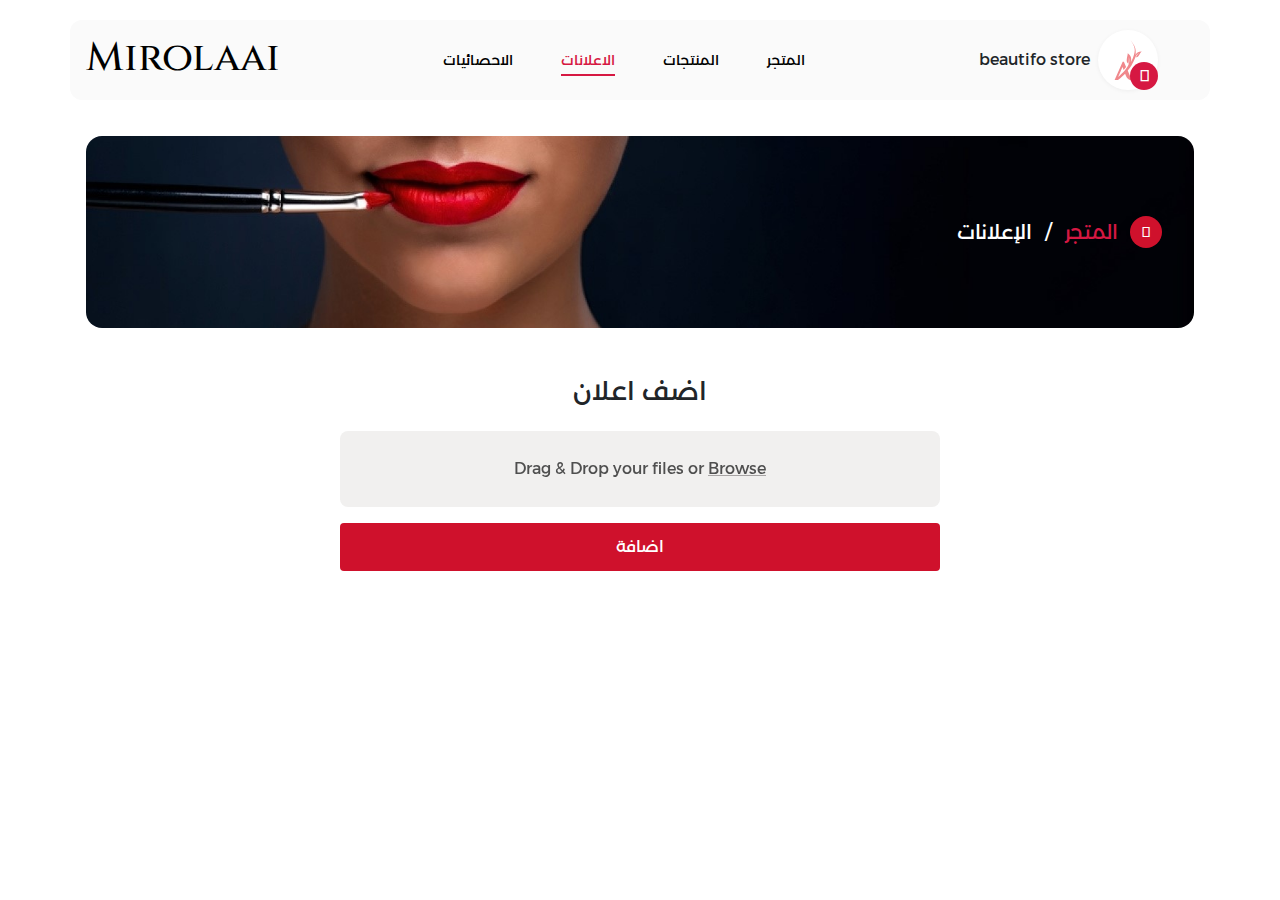
<file: advertising.html>
<!DOCTYPE html>
<html>

<head>
    <meta charset="UTF-8">
    <meta name="viewport" content="width=device-width, initial-scale=1.0">
    <title>Mirolaai</title>
    <!-- css -->
    <link rel="stylesheet" href="assets/css/bootstrap.rtl.min.css">
    <link rel="stylesheet" href="assets/css/apex-charts.css">
    <link rel="stylesheet" href="assets/css/main.css">
    <link rel="stylesheet" href="assets/css/filepond.min.css">
    <link rel="stylesheet" href="assets/css/style.css">
</head>

<body>
    <header>
        <nav>
            <div class="container">
                <div class="left-side">
                    <ul>
                        <li>
                            <div class="toogler">
                                <span></span>
                                <span></span>
                                <span></span>
                            </div>
                        </li>
                        <li>
                            <div class="vendor">
                                <div class="img">
                                    <img src="assets/images/vendor.svg" alt="vendor-logo">
                                    <a href="auth-login.html"><i class="fa-sharp fa-regular fa-power-off"></i></a>
                                </div>
                                <div class="vendor-name">
                                    <h6>beautifo store</h6>
                                </div>
                            </div>
                        </li>
                    </ul>
                </div>
                <div class="nav-links">
                    <ul>
                        <li><a class="active" href="index.html">المتجر</a></li>
                        <li><a href="products.html">المنتجات</a></li>
                        <li><a href="advertising.html">الاعلانات</a></li>
                        <li><a href="statics.html">الاحصائيات</a></li>
                        <div class="hidden"><a href="auth-login.html"><i class="fa-sharp fa-regular fa-power-off"></i>
                                تسجيل الخروج</a></d>
                    </ul>
                </div>
                <div class="logo">
                    <h1><a href="index.html">Mirolaai</a></h1>
                </div>
            </div>
        </nav>
    </header>
    <main>
        <div class="container p-3">
            <div class="section-header">
                <div class="d-flex align-items-center">
                    <span onclick="goBack()" class="goback">
                        <i class="fa-sharp fa-light fa-arrow-right"></i>
                    </span>
                    <h3>
                        <a href="index.html">المتجر</a>
                        <span>/</span> الإعلانات
                    </h3>
                </div>
            </div>
            <h1 class="text-center add-ads">اضف اعلان</h1>
            <form action="" class="advertisingForm">
                <input type="file" class="filepond-multiple">
                <button class="add_btn" type="submit">
                    اضافة
                </button>
            </form>
        </div>
    </main>
</body>
<!--////////////////////////////////////////////////////////////////////////////////-->
<!--////////////////////////////////////////////////////////////////////////////////-->
<!--////////////////////////////////////////////////////////////////////////////////-->
<!--/////////////////////////////JavaScript/////////////////////////////////////////-->
<!--////////////////////////////////////////////////////////////////////////////////-->
<!--////////////////////////////////////////////////////////////////////////////////-->
<!--////////////////////////////////////////////////////////////////////////////////-->
<script src="assets/js/main.js"></script>
<script src="assets/js/apexcharts.js"></script>
<script src="assets/js/filepond.min.js"></script>
<script src="assets/js/app.js"></script>

</html>
</file>
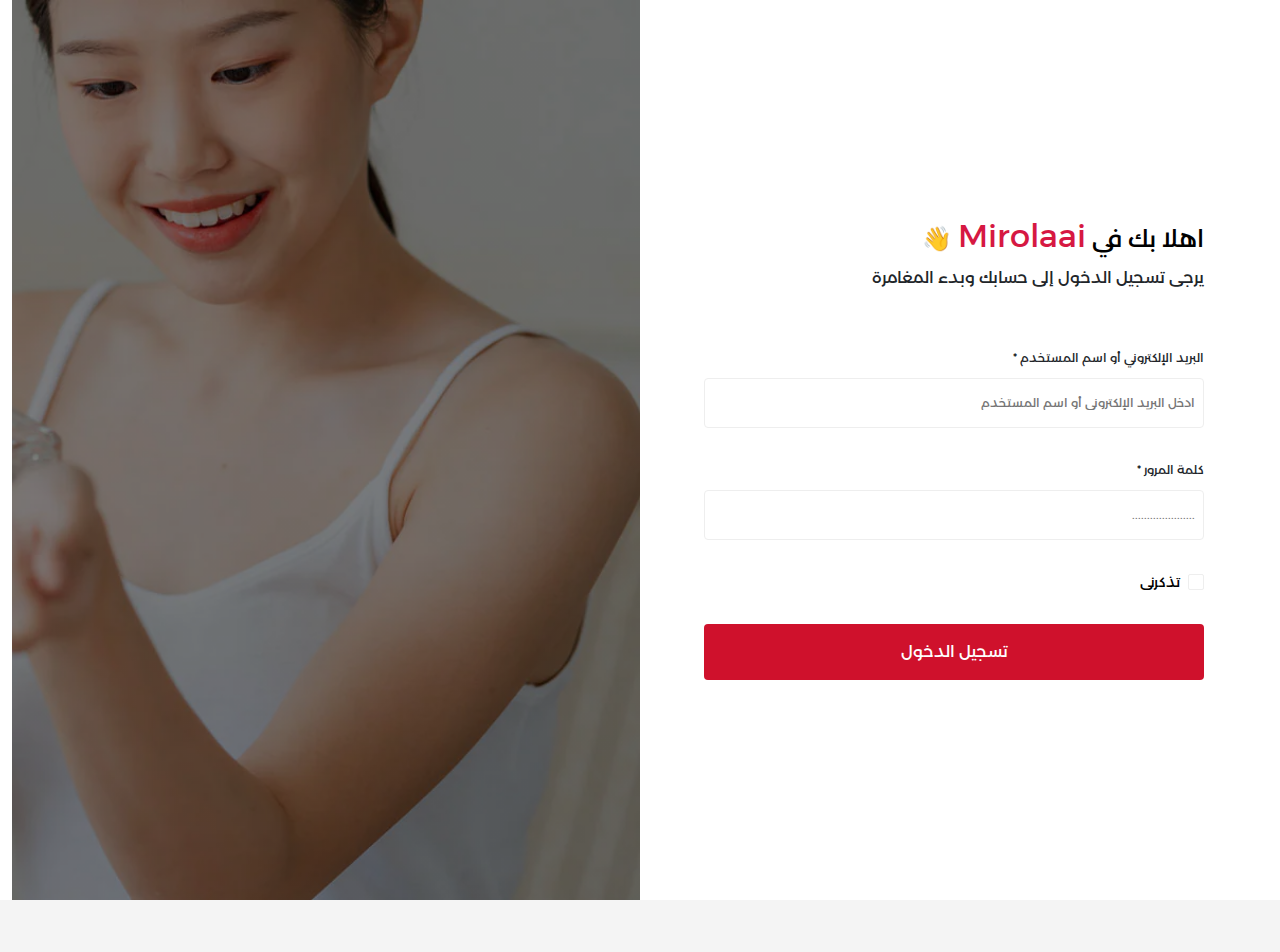
<file: auth-login.html>
<html lang="en">

<head>
    <meta charset="UTF-8">
    <meta name="viewport" content="width=device-width, initial-scale=1.0">
    <title>Mirolaai</title>
    <!-- css -->
    <link rel="stylesheet" href="assets/css/bootstrap.rtl.min.css">
    <link rel="stylesheet" href="assets/css/fontawesome.min.css">
    <link rel="stylesheet" href="assets/css/main.css">
    <link rel="stylesheet" href="assets/css/style.css">
</head>

<body>
    <main>
        <section class="login-section">
            <div class="form_wrapper">
                <div>
                    <h1>اهلا بك في <span>Mirolaai</span> 👋</h1>
                    <p>يرجى تسجيل الدخول إلى حسابك وبدء المغامرة</p>
                </div>
                <form action="index.html">
                    <div class="input-field">
                        <label for="email">البريد الإلكتروني أو اسم المستخدم *</label>
                        <input type="email" name="email" id="email"
                            placeholder="ادخل البريد الإلكتروني أو اسم المستخدم">
                    </div>
                    <div class="input-field">
                        <label for="password">كلمة المرور *</label>
                        <input type="password" name="password" id="password" placeholder=".....................">
                    </div>
                    <div class="check-field">
                        <input type="checkbox" name="rememberme" id="rememberme">
                        <label for="rememberme">تذكرنى</label>
                    </div>
                    <button type="submit">تسجيل الدخول</button>
                </form>
            </div>
            <div class="image">
                <img src="assets/images/s1.webp" alt="">
                <div class="over-lay"></div>
            </div>
        </section>
    </main>
    <footer>
    </footer>
</body>
<script src="assets/js/main.js"></script>
<script src="assets/js/app.js"></script>

</html>
</file>
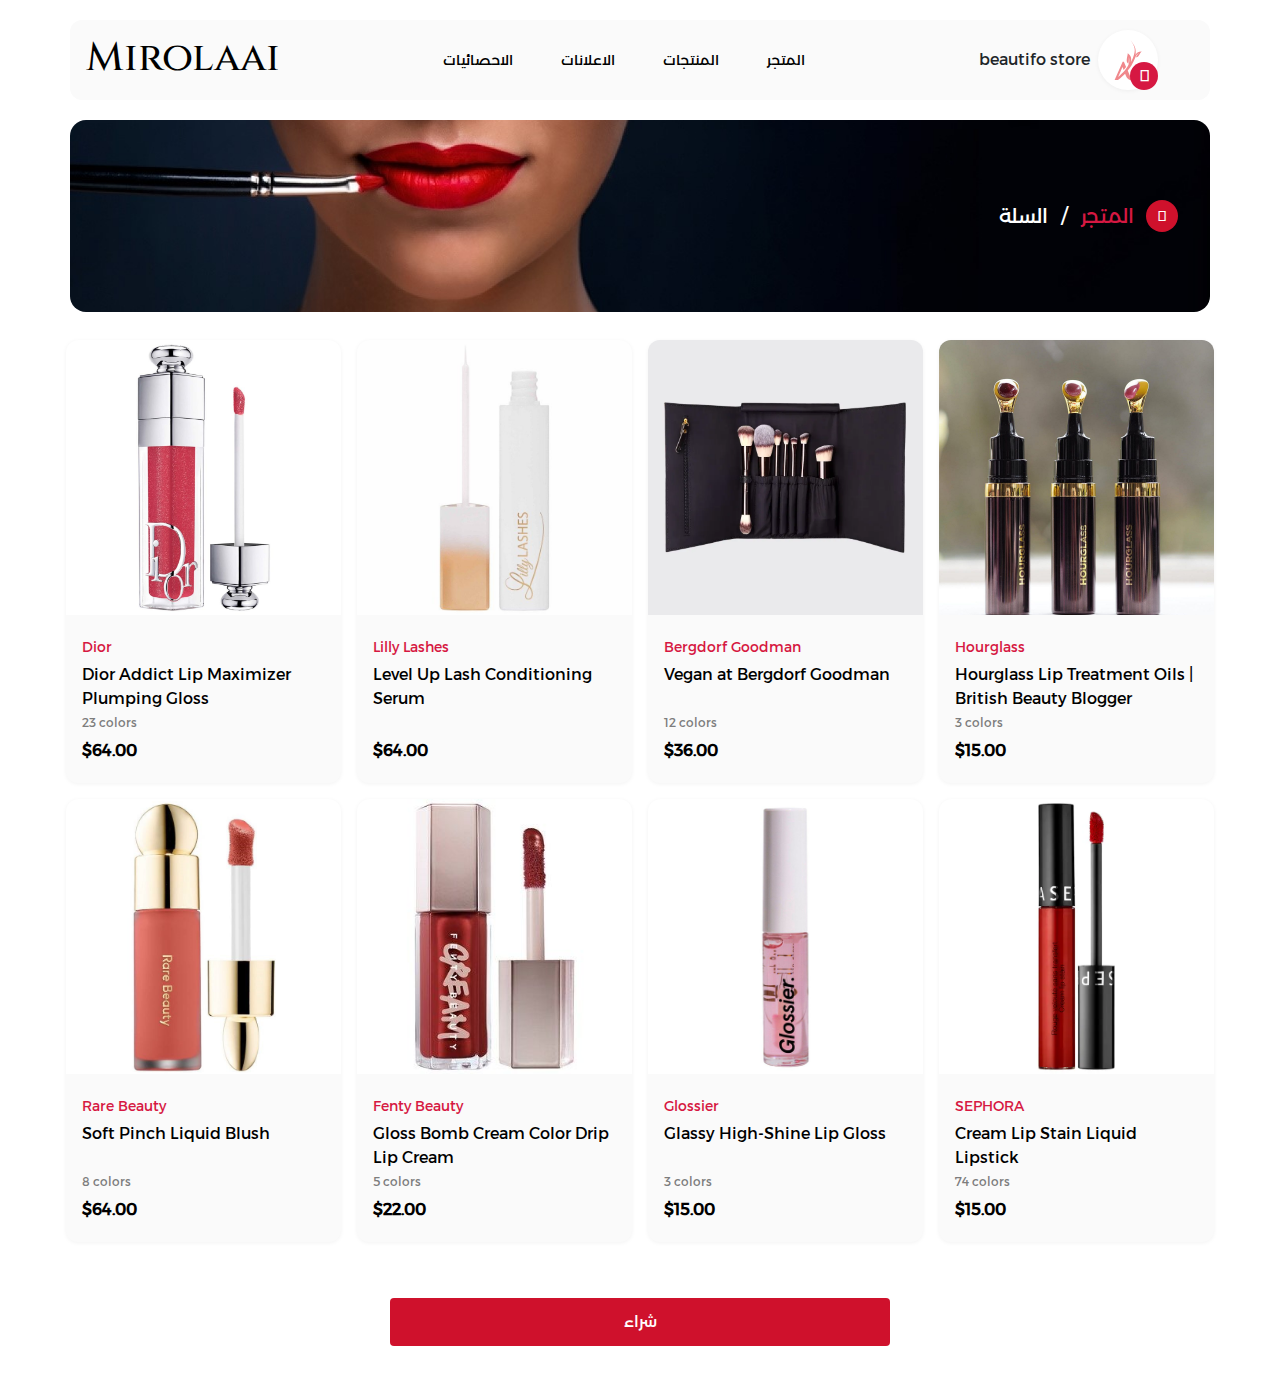
<file: cart.html>
<!DOCTYPE html>
<html>

<head>
    <meta charset="UTF-8">
    <meta name="viewport" content="width=device-width, initial-scale=1.0">
    <title>Mirolaai</title>
    <!-- css -->
    <link rel="stylesheet" href="assets/css/bootstrap.rtl.min.css">
    <link rel="stylesheet" href="assets/css/apex-charts.css">
    <link rel="stylesheet" href="assets/css/main.css">
    <link rel="stylesheet" href="assets/css/filepond.min.css">
    <link rel="stylesheet" href="assets/css/style.css">
</head>

<body>
    <header>
        <nav>
            <div class="container">
                <div class="left-side">
                    <ul>
                        <li>
                            <div class="toogler">
                                <span></span>
                                <span></span>
                                <span></span>
                            </div>
                        </li>
                        <li>
                            <div class="vendor">
                                <div class="img">
                                    <img src="assets/images/vendor.svg" alt="vendor-logo">
                                    <a href="auth-login.html"><i class="fa-sharp fa-regular fa-power-off"></i></a>
                                </div>
                                <div class="vendor-name">
                                    <h6>beautifo store</h6>
                                </div>
                            </div>
                        </li>
                    </ul>
                </div>
                <div class="nav-links">
                    <ul>
                        <li><a class="active" href="index.html">المتجر</a></li>
                        <li><a href="products.html">المنتجات</a></li>
                        <li><a href="advertising.html">الاعلانات</a></li>
                        <li><a href="statics.html">الاحصائيات</a></li>
                        <div class="hidden"><a href="auth-login.html"><i class="fa-sharp fa-regular fa-power-off"></i>
                                تسجيل الخروج</a></d>
                    </ul>
                </div>
                <div class="logo">
                    <h1><a href="index.html">Mirolaai</a></h1>
                </div>
            </div>
        </nav>
    </header>
    <main>
        <div id="main-wrapper" class="container p-0">
            <div class="section-header">
                <div class="d-flex align-items-center">
                    <span onclick="goBack()" class="goback">
                        <i class="fa-sharp fa-light fa-arrow-right"></i>
                    </span>
                    <h3>
                        <a href="index.html">المتجر</a>
                        <span>/</span> السلة
                    </h3>
                </div>
            </div>
            <div class="row ">
                <div class="col-lg-3 col-md-4 col-6 p-2">
                    <div class="product_frame">
                        <div class="pro-img">
                            <img src="assets/images/collection-6.jpeg" alt="women-libgloss">
                            <div class="layer">
                                <a href="#" data-bs-toggle="modal" data-bs-target="#productModal">
                                    Quick View <i class="fa-regular fa-eye"></i>
                                </a>
                            </div>
                        </div>
                        <div class="pro-description">
                            <a href="#" class="brand_name">Hourglass</a>
                            <p class="product_name">
                                Hourglass Lip Treatment Oils | British Beauty Blogger
                            </p>
                            <p class="colors-num">
                                3 colors
                            </p>
                            <span class="price">
                                $15.00
                            </span>
                        </div>
                    </div>
                </div>
                <div class="col-lg-3 col-md-4 col-6 p-2">
                    <div class="product_frame">
                        <div class="pro-img">
                            <img src="assets/images/collection-3.png" alt="women-libgloss">
                            <div class="layer">
                                <a href="#" data-bs-toggle="modal" data-bs-target="#productModal">
                                    Quick View <i class="fa-regular fa-eye"></i>
                                </a>
                            </div>
                        </div>
                        <div class="pro-description">
                            <a href="#" class="brand_name">Bergdorf Goodman</a>
                            <p class="product_name">
                                Vegan at Bergdorf Goodman
                            </p>
                            <p class="colors-num">
                                12 colors
                            </p>
                            <span class="price">
                                $36.00
                            </span>
                        </div>
                    </div>
                </div>
                <div class="col-lg-3 col-md-4 col-6 p-2">
                    <div class="product_frame">
                        <div class="pro-img">
                            <img src="assets/images/cream4.jpeg" alt="women-libgloss">
                            <div class="layer">
                                <a href="#" data-bs-toggle="modal" data-bs-target="#productModal">
                                    Quick View <i class="fa-regular fa-eye"></i>
                                </a>
                            </div>
                        </div>
                        <div class="pro-description">
                            <a href="#" class="brand_name">Lilly
                                Lashes</a>
                            <p class="product_name">
                                Level Up Lash Conditioning Serum
                            </p>
                            <span class="price">
                                $64.00
                            </span>
                        </div>
                    </div>
                </div>
                <div class="col-lg-3 col-md-4 col-6 p-2">
                    <div class="product_frame">
                        <div class="pro-img">
                            <img src="assets/images/libgloss4.jpg" alt="women-libgloss">
                            <div class="layer">
                                <a href="#" data-bs-toggle="modal" data-bs-target="#productModal">
                                    Quick View <i class="fa-regular fa-eye"></i>
                                </a>
                            </div>
                        </div>
                        <div class="pro-description">
                            <a href="#" class="brand_name">Dior</a>
                            <p class="product_name">
                                Dior Addict Lip Maximizer Plumping
                                Gloss
                            </p>
                            <p class="colors-num">
                                23 colors
                            </p>
                            <span class="price">
                                $64.00
                            </span>
                        </div>
                    </div>
                </div>
                <div class="col-lg-3 col-md-4 col-6 p-2">
                    <div class="product_frame">
                        <div class="pro-img">
                            <img src="assets/images/libgloss12.webp" alt="women-libgloss">
                            <div class="layer">
                                <a href="#" data-bs-toggle="modal" data-bs-target="#productModal">
                                    Quick View <i class="fa-regular fa-eye"></i>
                                </a>
                            </div>
                        </div>
                        <div class="pro-description">
                            <a href="#" class="brand_name">
                                SEPHORA
                            </a>
                            <p class="product_name">
                                Cream Lip Stain Liquid Lipstick
                            </p>
                            <p class="colors-num">
                                74 colors
                            </p>
                            <span class="price">
                                $15.00
                            </span>
                        </div>
                    </div>
                </div>
                <div class="col-lg-3 col-md-4 col-6 p-2">
                    <div class="product_frame">
                        <div class="pro-img">
                            <img src="assets/images/libgloss2.jpg" alt="women-libgloss">
                            <div class="layer">
                                <a href="#" data-bs-toggle="modal" data-bs-target="#productModal">
                                    Quick View <i class="fa-regular fa-eye"></i>
                                </a>
                            </div>
                        </div>
                        <div class="pro-description">
                            <a href="#" class="brand_name">Glossier</a>
                            <p class="product_name">
                                Glassy High-Shine Lip Gloss
                            </p>
                            <p class="colors-num">
                                3 colors
                            </p>
                            <span class="price">
                                $15.00
                            </span>
                        </div>
                    </div>
                </div>
                <div class="col-lg-3 col-md-4 col-6 p-2">
                    <div class="product_frame">
                        <div class="pro-img">
                            <img src="assets/images/libgloss5.jpeg" alt="women-libgloss">
                            <div class="layer">
                                <a href="#" data-bs-toggle="modal" data-bs-target="#productModal">
                                    Quick View <i class="fa-regular fa-eye"></i>
                                </a>
                            </div>
                        </div>
                        <div class="pro-description">
                            <a href="#" class="brand_name">
                                Fenty Beauty
                            </a>
                            <p class="product_name">
                                Gloss Bomb Cream Color Drip Lip
                                Cream
                            </p>
                            <p class="colors-num">
                                5 colors
                            </p>
                            <span class="price">
                                $22.00
                            </span>
                        </div>
                    </div>
                </div>
                <div class="col-lg-3 col-md-4 col-6 p-2">
                    <div class="product_frame">
                        <div class="pro-img">
                            <img src="assets/images/libgloss.jpg" alt="women-libgloss">
                            <div class="layer">
                                <a href="#" data-bs-toggle="modal" data-bs-target="#productModal">
                                    Quick View <i class="fa-regular fa-eye"></i>
                                </a>
                            </div>
                        </div>
                        <div class="pro-description">
                            <a href="#" class="brand_name">Rare
                                Beauty</a>
                            <p class="product_name">
                                Soft Pinch Liquid Blush
                            </p>
                            <p class="colors-num">
                                8 colors
                            </p>
                            <span class="price">
                                $64.00
                            </span>
                        </div>
                    </div>
                </div>
                <div class="col-12 p-0 pt-5 pb-5 d-flex align-items-center justify-content-center">
                    <button class="add_btn payBtn">
                        شراء
                    </button>
                </div>
            </div>
        </div>
    </main>
    <!-- Modal -->
    <div class="modal fade product-modal" id="productModal" data-bs-backdrop="static" data-bs-keyboard="false"
        tabindex="-1" aria-labelledby="productModalLabel" aria-hidden="true">
        <div class="modal-dialog modal-dialog-centered">
            <div class="modal-content">
                <div class="modal-body">
                    <div class="container">
                        <div class="row gap-lg-0 gap-md-0 gap-4">
                            <div class="col-8 col-md-8 col-12">
                                <div class="product-description">
                                    <p class="brand_name">
                                        Rare Beauty by Selena Gomez
                                        <button type="button" class="btn-close" data-bs-dismiss="modal"
                                            aria-label="Close">
                                        </button>
                                    </p>
                                    <h6 class="product_name">
                                        <a href="product-details.html">Soft Pinch Liquid Blush</a>
                                    </h6>
                                    <p class="product_description">
                                        A weightless, long-lasting liquid blush that blends
                                        and builds beautifully for a soft, healthy flush. Available in matte and dewy
                                        finishes.
                                    </p>
                                    <div class="price">
                                        <h6>$64.00</h6>
                                    </div>
                                    <span class="size">SIZE 0.25 oz / 7.5 mL • ITEM 2640241</span>
                                    <!-- changing on hover colors -->
                                    <span class="color-name">
                                        Color: Grateful - dewy true red
                                    </span>
                                    <h6 class="available">Available colors</h6>
                                    <ul class="colors">
                                        <li>
                                            <input type="checkbox" name="color-select" id="color-select-1"
                                                style="background-image: url('assets/images/libgloss+1.jpg');"
                                                class="color-selct"
                                                onchange="catchChange( document.querySelectorAll('.color-selct') , document.getElementById('checkall'))">
                                        </li>
                                        <li>
                                            <input type="checkbox" name="color-select" id="color-select-2"
                                                style="background-image: url('assets/images/libgloss+2.jpg');"
                                                class="color-selct"
                                                onchange="catchChange( document.querySelectorAll('.color-selct') , document.getElementById('checkall'))">
                                        </li>
                                        <li>
                                            <input type="checkbox" name="color-select" id="color-select-3"
                                                style="background-image: url('assets/images/libgloss+3.jpg');"
                                                class="color-selct"
                                                onchange="catchChange( document.querySelectorAll('.color-selct') , document.getElementById('checkall'))">
                                        </li>
                                        <li>
                                            <input type="checkbox" name="color-select" id="color-select-4"
                                                style="background-image: url('assets/images/libgloss+4.jpg');"
                                                class="color-selct"
                                                onchange="catchChange( document.querySelectorAll('.color-selct') , document.getElementById('checkall'))">
                                        </li>
                                        <li>
                                            <input type="checkbox" name="color-select" id="color-select-5"
                                                style="background-image: url('assets/images/libgloss+5.jpg');"
                                                class="color-selct"
                                                onchange="catchChange( document.querySelectorAll('.color-selct') , document.getElementById('checkall'))">
                                        </li>
                                        <li>
                                            <input type="checkbox" name="color-select" id="color-select-6"
                                                style="background-image: url('assets/images/libgloss+6.jpg');"
                                                class="color-selct"
                                                onchange="catchChange( document.querySelectorAll('.color-selct') , document.getElementById('checkall'))">
                                        </li>
                                        <li>
                                            <input type="checkbox" name="color-select" id="color-select-7"
                                                style="background-image: url('assets/images/libgloss+7.jpg');"
                                                class="color-selct"
                                                onchange="catchChange( document.querySelectorAll('.color-selct') , document.getElementById('checkall'))">
                                        </li>
                                        <li>
                                            <input type="checkbox" name="color-select" id="color-select-8"
                                                style="background-image: url('assets/images/libgloss+8.jpg');"
                                                class="color-selct"
                                                onchange="catchChange( document.querySelectorAll('.color-selct') , document.getElementById('checkall'))">
                                        </li>
                                        <li class="select-all">
                                            <input class="check" type="checkbox" id="checkall" name="checkall"
                                                onchange="selectionFunction(this, document.querySelectorAll('.color-selct'))">
                                        </li>
                                    </ul>
                                </div>
                            </div>
                            <div class="col-4 col-md-4 col-12">
                                <div class="img">
                                    <img src="assets/images/libgloss.jpg" alt="libgloss">
                                    <div class="layer">
                                        <a href="try-on.html">TRY ON</a>
                                    </div>
                                </div>
                            </div>
                            <div class="col-12 p-4 pt-0">
                                <button class="add_btn">
                                    Add Product
                                </button>
                            </div>
                        </div>
                    </div>
                </div>
            </div>
        </div>
    </div>
</body>
<!--////////////////////////////////////////////////////////////////////////////////-->
<!--////////////////////////////////////////////////////////////////////////////////-->
<!--////////////////////////////////////////////////////////////////////////////////-->
<!--/////////////////////////////JavaScript/////////////////////////////////////////-->
<!--////////////////////////////////////////////////////////////////////////////////-->
<!--////////////////////////////////////////////////////////////////////////////////-->
<!--////////////////////////////////////////////////////////////////////////////////-->
<script src="assets/js/main.js"></script>
<script src="assets/js/apexcharts.js"></script>
<script src="assets/js/filepond.min.js"></script>
<script src="assets/js/app.js"></script>

</html>
</file>
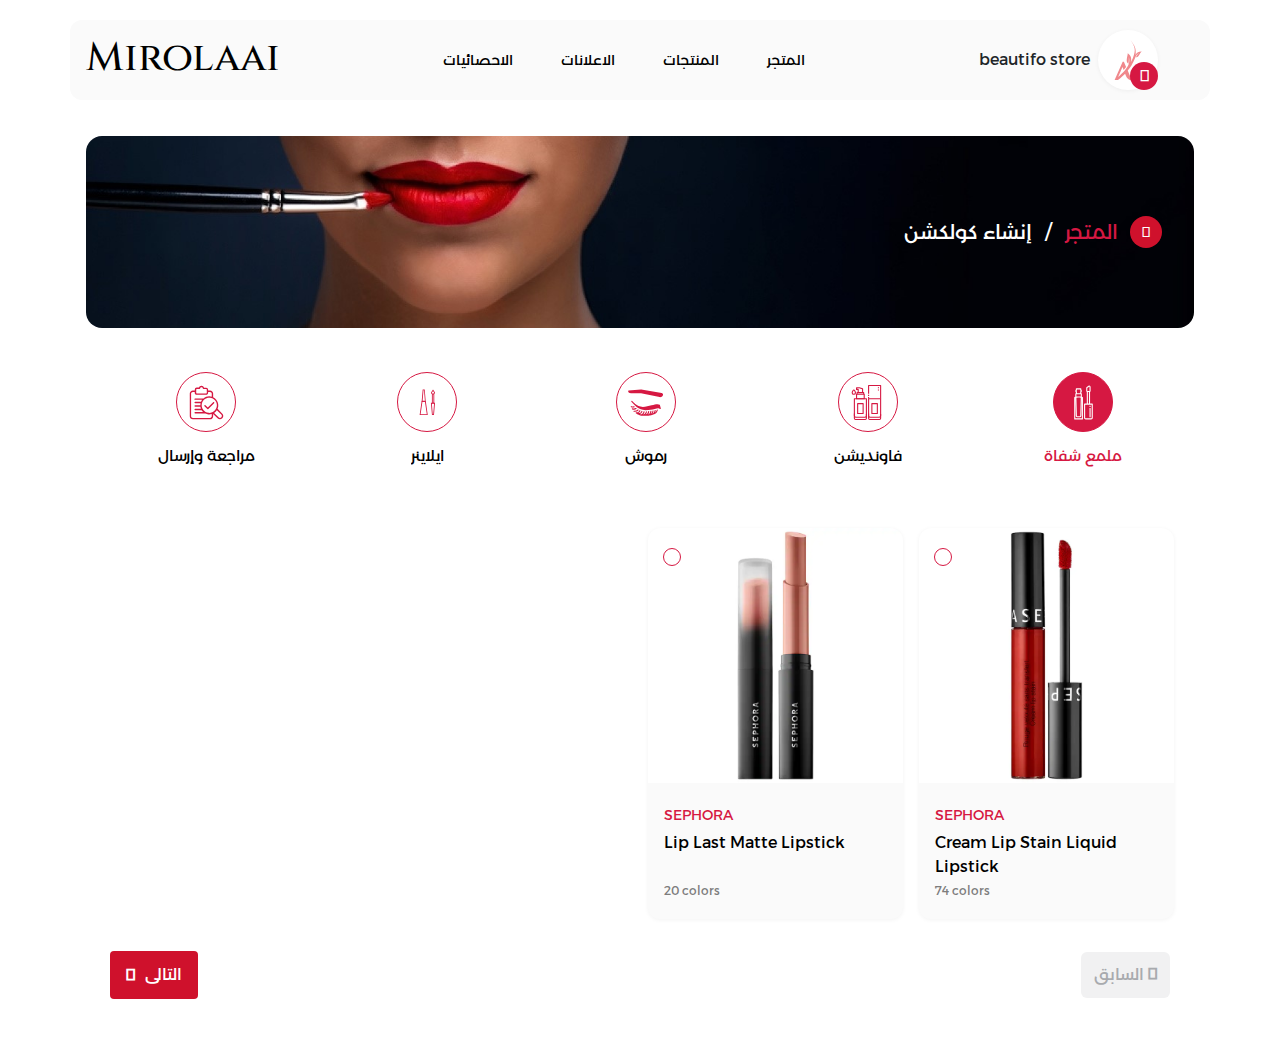
<file: create-collection.html>
<!DOCTYPE html>
<html>

<head>
    <meta charset="UTF-8">
    <meta name="viewport" content="width=device-width, initial-scale=1.0">
    <title>Mirolaai</title>
    <!-- css -->
    <link rel="stylesheet" href="assets/css/bootstrap.rtl.min.css">
    <link rel="stylesheet" href="assets/css/apex-charts.css">
    <link rel="stylesheet" href="assets/css/main.css">
    <link rel="stylesheet" href="assets/css/filepond.min.css">
    <link rel="stylesheet" href="assets/css/bs-stepper.css">
    <link rel="stylesheet" href="assets/css/style.css">
</head>

<body>
    <header>
        <nav>
            <div class="container">
                <div class="left-side">
                    <ul>
                        <li>
                            <div class="toogler">
                                <span></span>
                                <span></span>
                                <span></span>
                            </div>
                        </li>
                        <li>
                            <div class="vendor">
                                <div class="img">
                                    <img src="assets/images/vendor.svg" alt="vendor-logo">
                                    <a href="auth-login.html"><i class="fa-sharp fa-regular fa-power-off"></i></a>
                                </div>
                                <div class="vendor-name">
                                    <h6>beautifo store</h6>
                                </div>
                            </div>
                        </li>
                    </ul>
                </div>
                <div class="nav-links">
                    <ul>
                        <li><a class="active" href="index.html">المتجر</a></li>
                        <li><a href="products.html">المنتجات</a></li>
                        <li><a href="advertising.html">الاعلانات</a></li>
                        <li><a href="statics.html">الاحصائيات</a></li>
                        <div class="hidden"><a href="auth-login.html"><i class="fa-sharp fa-regular fa-power-off"></i>
                                تسجيل الخروج</a></d>
                    </ul>
                </div>
                <div class="logo">
                    <h1><a href="index.html">Mirolaai</a></h1>
                </div>
            </div>
        </nav>
    </header>
    <main>
        <div class="container p-3">
            <div class="section-header">
                <div class="d-flex align-items-center">
                    <span onclick="goBack()" class="goback">
                        <i class="fa-sharp fa-light fa-arrow-right"></i>
                    </span>
                    <h3>
                        <a href="index.html">المتجر</a>
                        <span>/</span> إنشاء كولكشن
                    </h3>
                </div>
            </div>
            <div class="col-12 mb-4">
                <div class="bs-stepper wizard-icons wizard-icons-example mt-2">
                    <div class="bs-stepper-header">
                        <div class="step" data-target="#lipgloss-wizard">
                            <button type="button" class="step-trigger">
                                <span class="bs-stepper-icon">
                                    <img src="assets/images/libgloss.svg" alt="icon">
                                </span>
                                <span class="bs-stepper-label"> ملمع شفاة </span>
                            </button>
                        </div>
                        <div class="line">
                            <i class="ti ti-chevron-right"></i>
                        </div>
                        <div class="step" data-target="#foundation-wizard">
                            <button type="button" class="step-trigger">
                                <span class="bs-stepper-icon">
                                    <img src="assets/images/foundation.svg" alt="icon">
                                </span>
                                <span class="bs-stepper-label"> فاونديشن </span>
                            </button>
                        </div>
                        <div class="line">
                            <i class="ti ti-chevron-right"></i>
                        </div>
                        <div class="step" data-target="#eyelashes-wizard">
                            <button type="button" class="step-trigger">
                                <span class="bs-stepper-icon">
                                    <img src="assets/images/eyelashes.svg" alt="icon">
                                </span>
                                <span class="bs-stepper-label">رموش</span>
                            </button>
                        </div>
                        <div class="line">
                            <i class="ti ti-chevron-right"></i>
                        </div>
                        <div class="step" data-target="#eyeliner-wizard">
                            <button type="button" class="step-trigger">
                                <span class="bs-stepper-icon">
                                    <img src="assets/images/eyeliner.svg" alt="icon">
                                </span>
                                <span class="bs-stepper-label">ايلاينر</span>
                            </button>
                        </div>
                        <div class="line">
                            <i class="ti ti-chevron-right"></i>
                        </div>
                        <div class="step" data-target="#review-submit">
                            <button type="button" class="step-trigger">
                                <span class="bs-stepper-icon">
                                    <img src="assets/images/Submit.svg" alt="icon">
                                </span>
                                <span class="bs-stepper-label">مراجعة وإرسال</span>
                            </button>
                        </div>
                    </div>
                    <div class="bs-stepper-content">
                        <form onSubmit="return false">
                            <!-- lipgloss-wizard -->
                            <div id="lipgloss-wizard" class="content">
                                <div class="row">
                                    <div class="col-lg-3 col-md-4 col-6 p-2">
                                        <div class="product_frame">
                                            <div class="select-pro products-libgloss">
                                                <input type="checkbox" name="sephora-product" id="sephora-product"
                                                    class="check products-sephora" data-product="sephora-pro"
                                                    onchange="selectionFunction(this , document.querySelectorAll('.color-selct'))">
                                            </div>
                                            <div class="pro-img">
                                                <img src="assets/images/libgloss12.webp" alt="women-libgloss">
                                                <div class="layer">
                                                    <a href="#" data-bs-toggle="modal" data-bs-target="#productModal">
                                                        Quick View <i class="fa-regular fa-eye"></i>
                                                    </a>
                                                </div>
                                            </div>
                                            <div class="pro-description">
                                                <a href="#" class="brand_name">
                                                    SEPHORA
                                                </a>
                                                <p class="product_name">
                                                    Cream Lip Stain Liquid Lipstick
                                                </p>
                                                <p class="colors-num">
                                                    74 colors
                                                </p>
                                            </div>
                                        </div>
                                    </div>
                                    <div class="col-lg-3 col-md-4 col-6 p-2">
                                        <div class="product_frame">
                                            <div class="select-pro products-libgloss">
                                                <input type="checkbox" name="sephora-product" id="sephora-product"
                                                    class="check products-sephora" data-product="sephora-pro"
                                                    onchange="selectionFunction(this , document.querySelectorAll('.color-selct'))">
                                            </div>
                                            <div class="pro-img">
                                                <img src="assets/images/libgloss13.webp" alt="women-libgloss">
                                                <div class="layer">
                                                    <a href="#" data-bs-toggle="modal" data-bs-target="#productModal">
                                                        Quick View <i class="fa-regular fa-eye"></i>
                                                    </a>
                                                </div>
                                            </div>
                                            <div class="pro-description">
                                                <a href="#" class="brand_name">
                                                    SEPHORA
                                                </a>
                                                <p class="product_name">
                                                    Lip Last Matte Lipstick
                                                </p>
                                                <p class="colors-num">
                                                    20 colors
                                                </p>
                                            </div>
                                        </div>
                                    </div>
                                    <div class="col-12 d-flex justify-content-between align-items-center pt-4">
                                        <button class="btn btn-label-secondary btn-prev">
                                            <i class="fa-solid fa-arrow-right"></i>
                                            <span class="align-middle d-sm-inline-block d-none">السابق</span>
                                        </button>
                                        <button class="btn y btn-next add_btn">
                                            <span class="align-middle d-sm-inline-block d-none me-sm-1">التالى</span>
                                            <i class="fa-solid fa-arrow-left"></i>
                                        </button>
                                    </div>
                                </div>
                            </div>
                            <!-- foundation-wizard -->
                            <div id="foundation-wizard" class="content">
                                <div class="row">
                                    <div class="col-lg-3 col-md-4 col-6 p-2">
                                        <div class="product_frame">
                                            <div class="select-pro products-libgloss">
                                                <input type="checkbox" name="fenty-Beauty-product"
                                                    id="fenty-Beauty-product" class="check products-fentybeauty"
                                                    data-product="fentybeauty-pro"
                                                    onchange="selectionFunction(this , document.querySelectorAll('.color-selct'))">
                                            </div>
                                            <div class="pro-img">
                                                <img src="assets/images/libgloss5.jpeg" alt="women-libgloss">
                                                <div class="layer">
                                                    <a href="#" data-bs-toggle="modal" data-bs-target="#productModal">
                                                        Quick View <i class="fa-regular fa-eye"></i>
                                                    </a>
                                                </div>
                                            </div>
                                            <div class="pro-description">
                                                <a href="#" class="brand_name">
                                                    Fenty Beauty
                                                </a>
                                                <p class="product_name">
                                                    Gloss Bomb Cream Color Drip Lip
                                                    Cream
                                                </p>
                                                <p class="colors-num">
                                                    5 colors
                                                </p>
                                            </div>
                                        </div>
                                    </div>
                                    <div class="col-lg-3 col-md-4 col-6 p-2">
                                        <div class="product_frame">
                                            <div class="select-pro products-libgloss">
                                                <input type="checkbox" name="fenty-Beauty-product"
                                                    id="fenty-Beauty-product" class="check products-fentybeauty"
                                                    data-product="fentybeauty-pro"
                                                    onchange="selectionFunction(this , document.querySelectorAll('.color-selct'))">
                                            </div>
                                            <div class="pro-img">
                                                <img src="assets/images/libgloss6.jpeg" alt="women-libgloss">
                                                <div class="layer">
                                                    <a href="#" data-bs-toggle="modal" data-bs-target="#productModal">
                                                        Quick View <i class="fa-regular fa-eye"></i>
                                                    </a>
                                                </div>
                                            </div>
                                            <div class="pro-description">
                                                <a href="#" class="brand_name">
                                                    Fenty Beauty
                                                </a>
                                                <p class="product_name">
                                                    Stunna Lip Paint Longwear Fluid Lip
                                                    Color
                                                </p>
                                                <p class="colors-num">
                                                    5 colors
                                                </p>
                                            </div>
                                        </div>
                                    </div>
                                    <div class="col-12 d-flex justify-content-between align-items-center pt-4">
                                        <button class="btn btn-label-secondary btn-prev">
                                            <i class="fa-solid fa-arrow-right"></i>
                                            <span class="align-middle d-sm-inline-block d-none">السابق</span>
                                        </button>
                                        <button class="btn y btn-next add_btn">
                                            <span class="align-middle d-sm-inline-block d-none me-sm-1">التالى</span>
                                            <i class="fa-solid fa-arrow-left"></i>
                                        </button>
                                    </div>
                                </div>
                            </div>
                            <!-- eyelashes-wizard -->
                            <div id="eyelashes-wizard" class="content">
                                <div class="row">
                                    <div class="col-lg-3 col-md-4 col-6 p-2">
                                        <div class="product_frame">
                                            <div class="select-pro products-libgloss">
                                                <input type="checkbox" name="rare-Beauty-product"
                                                    id="rare-Beauty-product" class="check products-RareBeauty"
                                                    data-product="RareBeauty-pro"
                                                    onchange="selectionFunction(this , document.querySelectorAll('.color-selct'))">
                                            </div>
                                            <div class="pro-img">
                                                <img src="assets/images/libgloss.jpg" alt="women-libgloss">
                                                <div class="layer">
                                                    <a href="#" data-bs-toggle="modal" data-bs-target="#productModal">
                                                        Quick View <i class="fa-regular fa-eye"></i>
                                                    </a>
                                                </div>
                                            </div>
                                            <div class="pro-description">
                                                <a href="#" class="brand_name">Rare
                                                    Beauty</a>
                                                <p class="product_name">
                                                    Soft Pinch Liquid Blush
                                                </p>
                                                <p class="colors-num">
                                                    8 colors
                                                </p>
                                            </div>
                                        </div>
                                    </div>
                                    <div class="col-lg-3 col-md-4 col-6 p-2">
                                        <div class="product_frame">
                                            <div class="select-pro products-libgloss">
                                                <input type="checkbox" name="rare-Beauty-product"
                                                    id="rare-Beauty-product" class="check products-RareBeauty"
                                                    data-product="RareBeauty-pro"
                                                    onchange="selectionFunction(this , document.querySelectorAll('.color-selct'))">
                                            </div>
                                            <div class="pro-img">
                                                <img src="assets/images/libgloss7.jpeg" alt="women-libgloss">
                                                <div class="layer">
                                                    <a href="#" data-bs-toggle="modal" data-bs-target="#productModal">
                                                        Quick View <i class="fa-regular fa-eye"></i>
                                                    </a>
                                                </div>
                                            </div>
                                            <div class="pro-description">
                                                <a href="#" class="brand_name">Rare
                                                    Beauty</a>
                                                <p class="product_name">
                                                    With Gratitude Dewy Lip Balm
                                                </p>
                                                <p class="colors-num">
                                                    6 colors
                                                </p>
                                            </div>
                                        </div>
                                    </div>
                                    <div class="col-12 d-flex justify-content-between align-items-center pt-4">
                                        <button class="btn btn-label-secondary btn-prev">
                                            <i class="fa-solid fa-arrow-right"></i>
                                            <span class="align-middle d-sm-inline-block d-none">السابق</span>
                                        </button>
                                        <button class="btn y btn-next add_btn">
                                            <span class="align-middle d-sm-inline-block d-none me-sm-1">التالى</span>
                                            <i class="fa-solid fa-arrow-left"></i>
                                        </button>
                                    </div>
                                </div>
                            </div>
                            <!-- eyeliner-wizard -->
                            <div id="eyeliner-wizard" class="content">
                                <div class="row">
                                    <div class="col-lg-3 col-md-4 col-6 p-2">
                                        <div class="product_frame">
                                            <div class="select-pro products-libgloss">
                                                <input type="checkbox" name="glossier-product" id="glossier-product"
                                                    class="check products-Glossier" data-product="glossier-pro"
                                                    onchange="selectionFunction(this , document.querySelectorAll('.color-selct'))">
                                            </div>
                                            <div class="pro-img">
                                                <img src="assets/images/cream-3.png" alt="women-libgloss">
                                                <div class="layer">
                                                    <a href="#" data-bs-toggle="modal" data-bs-target="#productModal">
                                                        Quick View <i class="fa-regular fa-eye"></i>
                                                    </a>
                                                </div>
                                            </div>
                                            <div class="pro-description">
                                                <a href="#" class="brand_name">Glossier</a>
                                                <p class="product_name">
                                                    Pencil Creamy Long-Wearing Eyeliner
                                                </p>
                                                <p class="colors-num">
                                                    10 colors
                                                </p>
                                            </div>
                                        </div>
                                    </div>
                                    <div class="col-lg-3 col-md-4 col-6 p-2">
                                        <div class="product_frame">
                                            <div class="select-pro products-libgloss">
                                                <input type="checkbox" name="glossier-product" id="glossier-product"
                                                    class="check products-Glossier" data-product="glossier-pro"
                                                    onchange="selectionFunction(this , document.querySelectorAll('.color-selct'))">
                                            </div>
                                            <div class="pro-img">
                                                <img src="assets/images/libgloss2.jpg" alt="women-libgloss">
                                                <div class="layer">
                                                    <a href="#" data-bs-toggle="modal" data-bs-target="#productModal">
                                                        Quick View <i class="fa-regular fa-eye"></i>
                                                    </a>
                                                </div>
                                            </div>
                                            <div class="pro-description">
                                                <a href="#" class="brand_name">Glossier</a>
                                                <p class="product_name">
                                                    Glassy High-Shine Lip Gloss
                                                </p>
                                                <p class="colors-num">
                                                    3 colors
                                                </p>
                                            </div>
                                        </div>
                                    </div>
                                    <div class="col-12 d-flex justify-content-between align-items-center pt-4">
                                        <button class="btn btn-label-secondary btn-prev">
                                            <i class="fa-solid fa-arrow-right"></i>
                                            <span class="align-middle d-sm-inline-block d-none">السابق</span>
                                        </button>
                                        <button class="btn y btn-next add_btn">
                                            <span class="align-middle d-sm-inline-block d-none me-sm-1">التالى</span>
                                            <i class="fa-solid fa-arrow-left"></i>
                                        </button>
                                    </div>
                                </div>
                            </div>
                            <!-- Review -->
                            <div id="review-submit" class="content">
                                <h4 >المنتجات التى تم اضافتها للكوليكشن</h4>
                                <div class="row">
                                    <div class="col-lg-3 col-md-4 col-6 p-2">
                                        <div class="product_frame">
                                            <div class="select-pro products-libgloss">
                                            </div>
                                            <div class="pro-img">
                                                <img src="assets/images/cream-3.png" alt="women-libgloss">
                                                <div class="layer">
                                                    <a href="#" data-bs-toggle="modal" data-bs-target="#productModal">
                                                        Quick View <i class="fa-regular fa-eye"></i>
                                                    </a>
                                                </div>
                                            </div>
                                            <div class="pro-description">
                                                <a href="#" class="brand_name">Glossier</a>
                                                <p class="product_name">
                                                    Pencil Creamy Long-Wearing Eyeliner
                                                </p>
                                                <p class="colors-num">
                                                    10 colors
                                                </p>
                                            </div>
                                        </div>
                                    </div>
                                    <div class="col-lg-3 col-md-4 col-6 p-2">
                                        <div class="product_frame">
                                            <div class="pro-img">
                                                <img src="assets/images/libgloss2.jpg" alt="women-libgloss">
                                                <div class="layer">
                                                    <a href="#" data-bs-toggle="modal" data-bs-target="#productModal">
                                                        Quick View <i class="fa-regular fa-eye"></i>
                                                    </a>
                                                </div>
                                            </div>
                                            <div class="pro-description">
                                                <a href="#" class="brand_name">Glossier</a>
                                                <p class="product_name">
                                                    Glassy High-Shine Lip Gloss
                                                </p>
                                                <p class="colors-num">
                                                    3 colors
                                                </p>
                                            </div>
                                        </div>
                                    </div>
                                    <div class="col-lg-3 col-md-4 col-6 p-2">
                                        <div class="product_frame">
                                            <div class="pro-img">
                                                <img src="assets/images/libgloss.jpg" alt="women-libgloss">
                                                <div class="layer">
                                                    <a href="#" data-bs-toggle="modal" data-bs-target="#productModal">
                                                        Quick View <i class="fa-regular fa-eye"></i>
                                                    </a>
                                                </div>
                                            </div>
                                            <div class="pro-description">
                                                <a href="#" class="brand_name">Rare
                                                    Beauty</a>
                                                <p class="product_name">
                                                    Soft Pinch Liquid Blush
                                                </p>
                                                <p class="colors-num">
                                                    8 colors
                                                </p>
                                            </div>
                                        </div>
                                    </div>
                                    <div class="col-lg-3 col-md-4 col-6 p-2">
                                        <div class="product_frame">
                                            <div class="pro-img">
                                                <img src="assets/images/libgloss7.jpeg" alt="women-libgloss">
                                                <div class="layer">
                                                    <a href="#" data-bs-toggle="modal" data-bs-target="#productModal">
                                                        Quick View <i class="fa-regular fa-eye"></i>
                                                    </a>
                                                </div>
                                            </div>
                                            <div class="pro-description">
                                                <a href="#" class="brand_name">Rare
                                                    Beauty</a>
                                                <p class="product_name">
                                                    With Gratitude Dewy Lip Balm
                                                </p>
                                                <p class="colors-num">
                                                    6 colors
                                                </p>
                                            </div>
                                        </div>
                                    </div>
                                </div>
                                <div class="col-12 d-flex justify-content-between align-items-center pt-4">
                                    <button class="btn btn-label-secondary btn-prev">
                                        <i class="fa-solid fa-arrow-right"></i>
                                        <span class="align-middle d-sm-inline-block d-none">السابق</span>
                                    </button>
                                    <button class="btn add_btn btn-submit">إنشاء</button>
                                </div>
                            </div>
                        </form>
                    </div>
                </div>
            </div>
        </div>
    </main>
    <!-- Modal -->
    <div class="modal fade product-modal" id="productModal" data-bs-backdrop="static" data-bs-keyboard="false"
        tabindex="-1" aria-labelledby="productModalLabel" aria-hidden="true">
        <div class="modal-dialog modal-dialog-centered">
            <div class="modal-content">
                <div class="modal-body">
                    <div class="container">
                        <div class="row gap-lg-0 gap-md-0 gap-4">
                            <div class="col-8 col-md-8 col-12">
                                <div class="product-description">
                                    <p class="brand_name">
                                        Rare Beauty by Selena Gomez
                                        <button type="button" class="btn-close" data-bs-dismiss="modal"
                                            aria-label="Close">
                                        </button>
                                    </p>
                                    <h6 class="product_name">
                                        <a href="product-details.html">Soft Pinch Liquid Blush</a>
                                    </h6>
                                    <p class="product_description">
                                        A weightless, long-lasting liquid blush that blends
                                        and builds beautifully for a soft, healthy flush. Available in matte and dewy
                                        finishes.
                                    </p>
                                    <div class="price">
                                        <h6>$64.00</h6>
                                    </div>
                                    <span class="size">SIZE 0.25 oz / 7.5 mL • ITEM 2640241</span>
                                    <!-- changing on hover colors -->
                                    <span class="color-name">
                                        Color: Grateful - dewy true red
                                    </span>
                                    <h6 class="available">Available colors</h6>
                                    <ul class="colors">
                                        <li>
                                            <input type="checkbox" name="color-select" id="color-select-1"
                                                style="background: url('assets/images/libgloss+1.jpg');"
                                                class="color-selct"
                                                onchange="catchChange( document.querySelectorAll('.color-selct') , document.getElementById('checkall'))">
                                        </li>
                                        <li>
                                            <input type="checkbox" name="color-select" id="color-select-2"
                                                style="background: url('assets/images/libgloss+2.jpg');"
                                                class="color-selct"
                                                onchange="catchChange( document.querySelectorAll('.color-selct') , document.getElementById('checkall'))">
                                        </li>
                                        <li>
                                            <input type="checkbox" name="color-select" id="color-select-3"
                                                style="background: url('assets/images/libgloss+3.jpg');"
                                                class="color-selct"
                                                onchange="catchChange( document.querySelectorAll('.color-selct') , document.getElementById('checkall'))">
                                        </li>
                                        <li>
                                            <input type="checkbox" name="color-select" id="color-select-4"
                                                style="background: url('assets/images/libgloss+4.jpg');"
                                                class="color-selct"
                                                onchange="catchChange( document.querySelectorAll('.color-selct') , document.getElementById('checkall'))">
                                        </li>
                                        <li>
                                            <input type="checkbox" name="color-select" id="color-select-5"
                                                style="background: url('assets/images/libgloss+5.jpg');"
                                                class="color-selct"
                                                onchange="catchChange( document.querySelectorAll('.color-selct') , document.getElementById('checkall'))">
                                        </li>
                                        <li>
                                            <input type="checkbox" name="color-select" id="color-select-6"
                                                style="background: url('assets/images/libgloss+6.jpg');"
                                                class="color-selct"
                                                onchange="catchChange( document.querySelectorAll('.color-selct') , document.getElementById('checkall'))">
                                        </li>
                                        <li>
                                            <input type="checkbox" name="color-select" id="color-select-7"
                                                style="background: url('assets/images/libgloss+7.jpg');"
                                                class="color-selct"
                                                onchange="catchChange( document.querySelectorAll('.color-selct') , document.getElementById('checkall'))">
                                        </li>
                                        <li>
                                            <input type="checkbox" name="color-select" id="color-select-8"
                                                style="background: #e91e63" class="color-selct"
                                                onchange="catchChange( document.querySelectorAll('.color-selct') , document.getElementById('checkall'))">
                                        </li>
                                        <li class="select-all">
                                            <input class="check" type="checkbox" id="checkall" name="checkall"
                                                onchange="selectionFunction(this, document.querySelectorAll('.color-selct'))">
                                        </li>
                                    </ul>
                                </div>
                            </div>
                            <div class="col-4 col-md-4 col-12">
                                <div class="img">
                                    <img src="assets/images/libgloss.jpg" alt="libgloss">
                                    <div class="layer">
                                        <a href="try-on.html">TRY ON</a>
                                    </div>
                                </div>
                            </div>
                            <div class="col-12 p-4 pt-3">
                                <button class="add_btn">
                                    Add Product
                                </button>
                            </div>
                        </div>
                    </div>
                </div>
            </div>
        </div>
    </div>
</body>
<!--////////////////////////////////////////////////////////////////////////////////-->
<!--////////////////////////////////////////////////////////////////////////////////-->
<!--////////////////////////////////////////////////////////////////////////////////-->
<!--/////////////////////////////JavaScript/////////////////////////////////////////-->
<!--////////////////////////////////////////////////////////////////////////////////-->
<!--////////////////////////////////////////////////////////////////////////////////-->
<!--////////////////////////////////////////////////////////////////////////////////-->
<script src="assets/js/main.js"></script>
<script src="assets/js/apexcharts.js"></script>
<script src="assets/js/filepond.min.js"></script>
<script src="assets/js/bs-stepper.js"></script>
<script src="assets/js/form-wizard-icons.js"></script>
<script src="assets/js/app.js"></script>

</html>
</file>
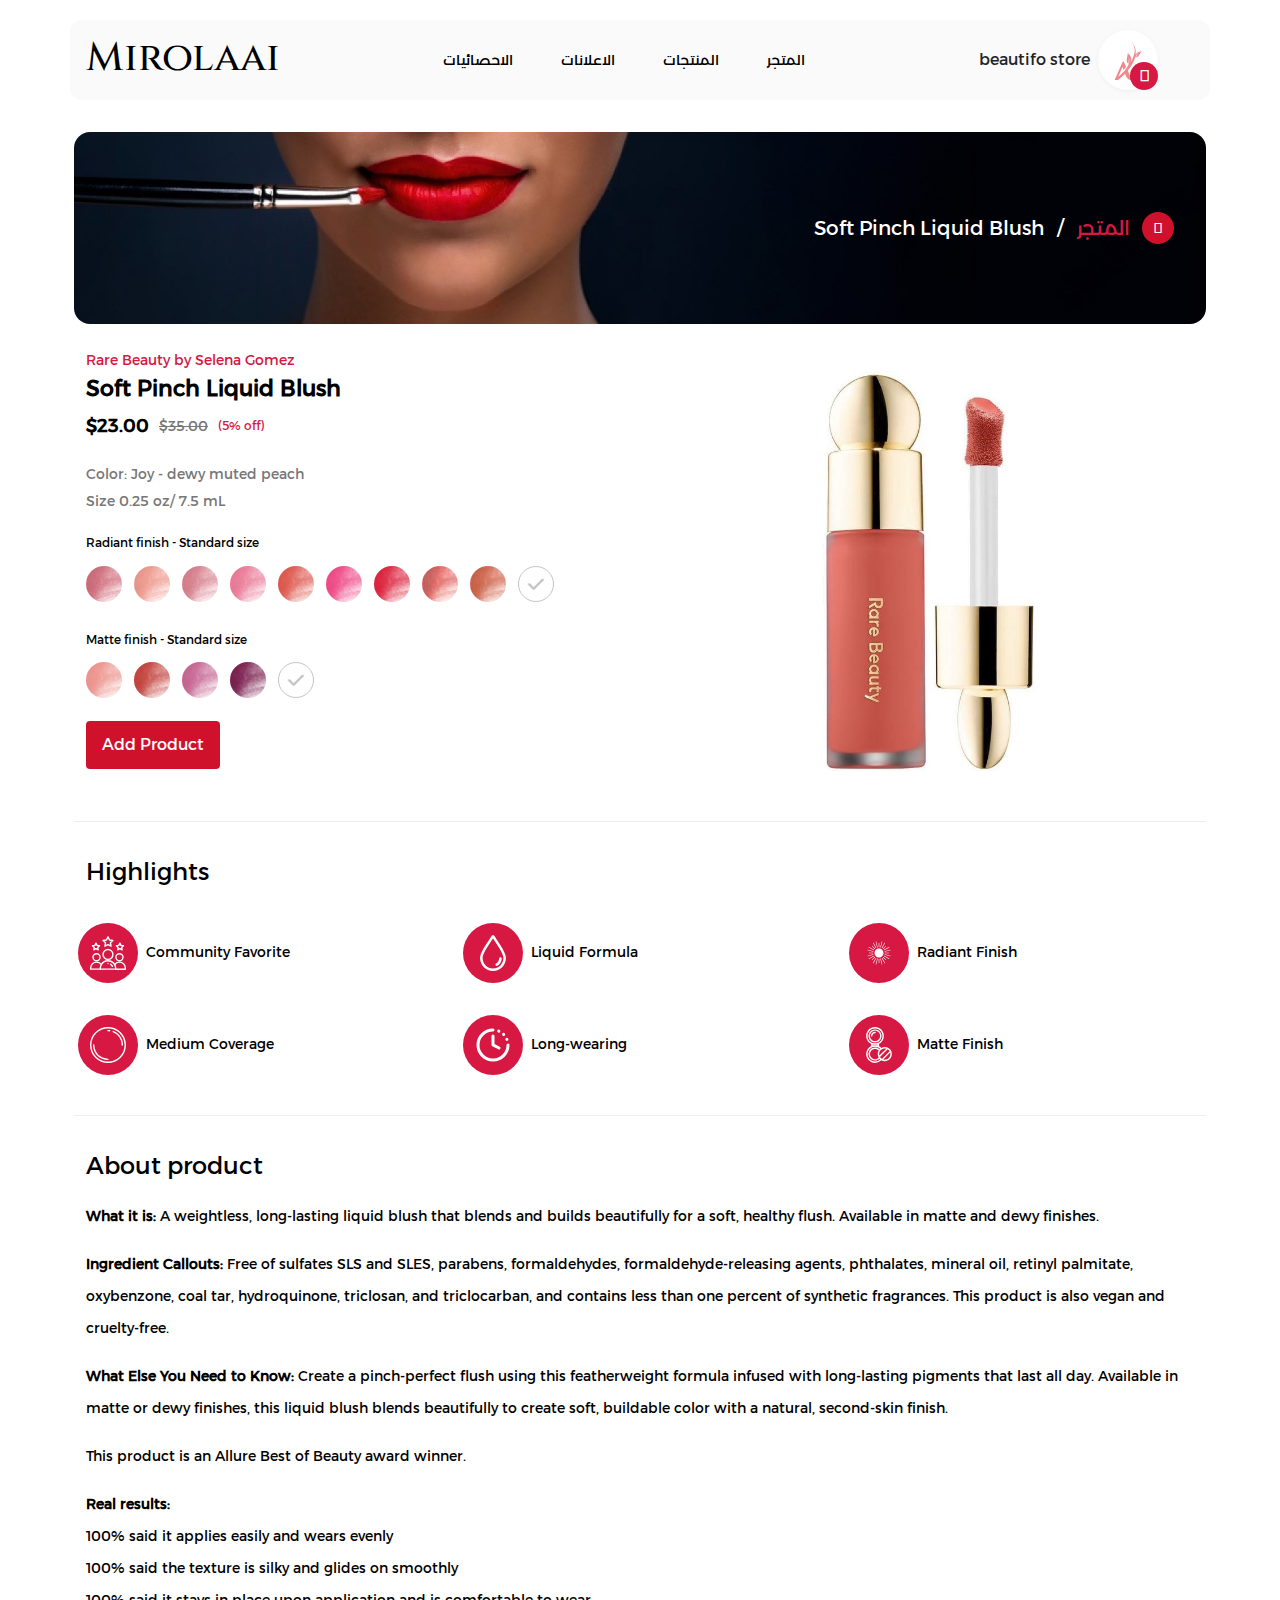
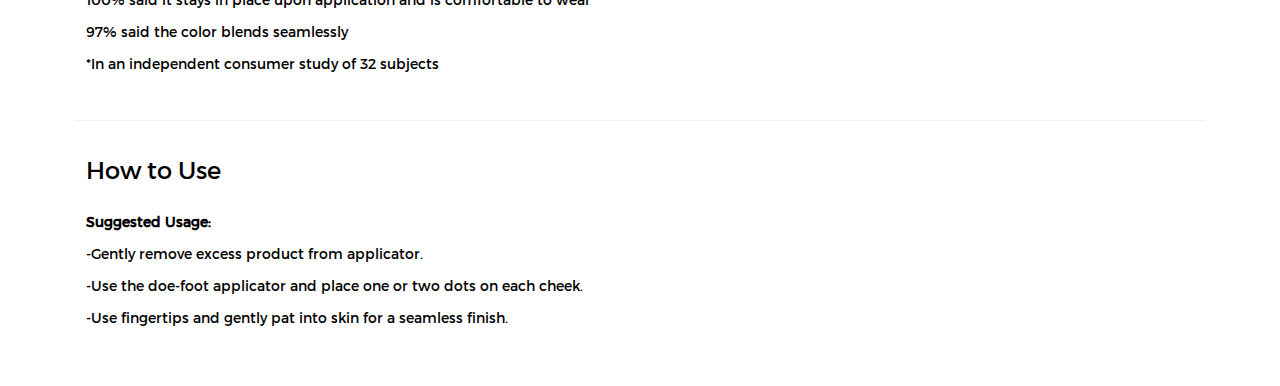
<file: product-details.html>
<!DOCTYPE html>
<html>

<head>
    <meta charset="UTF-8">
    <meta name="viewport" content="width=device-width, initial-scale=1.0">
    <title>Mirolaai</title>
    <!-- css -->
    <link rel="stylesheet" href="assets/css/bootstrap.rtl.min.css">
    <link rel="stylesheet" href="assets/css/apex-charts.css">
    <link rel="stylesheet" href="assets/css/main.css">
    <link rel="stylesheet" href="assets/css/filepond.min.css">
    <link rel="stylesheet" href="assets/css/style.css">
</head>

<body>
    <header>
        <nav>
            <div class="container">
                <div class="left-side">
                    <ul>
                        <li>
                            <div class="toogler">
                                <span></span>
                                <span></span>
                                <span></span>
                            </div>
                        </li>
                        <li>
                            <div class="vendor">
                                <div class="img">
                                    <img src="assets/images/vendor.svg" alt="vendor-logo">
                                    <a href="auth-login.html"><i class="fa-sharp fa-regular fa-power-off"></i></a>
                                </div>
                                <div class="vendor-name">
                                    <h6>beautifo store</h6>
                                </div>
                            </div>
                        </li>
                    </ul>
                </div>
                <div class="nav-links">
                    <ul>
                        <li><a class="active" href="index.html">المتجر</a></li>
                        <li><a href="products.html">المنتجات</a></li>
                        <li><a href="advertising.html">الاعلانات</a></li>
                        <li><a href="statics.html">الاحصائيات</a></li>
                        <div class="hidden"><a href="auth-login.html"><i class="fa-sharp fa-regular fa-power-off"></i>
                                تسجيل الخروج</a></d>
                    </ul>
                </div>
                <div class="logo">
                    <h1><a href="index.html">Mirolaai</a></h1>
                </div>
            </div>
        </nav>
    </header>
    <main class="details">
        <div id="main-wrapper" class="container p-1">
            <div class="section-header">
                <div class="d-flex align-items-center">
                    <span onclick="goBack()" class="goback">
                        <i class="fa-sharp fa-light fa-arrow-right"></i>
                    </span>
                    <h3>
                        <a href="index.html">المتجر</a>
                        <span>/</span> Soft Pinch Liquid Blush
                    </h3>
                </div>
            </div>
            <div class="row mb-4">
                <div class="col-lg-6 col-md-6 col-12">
                    <div class="product-image-wrapper">
                        <img src="assets/images/libgloss.jpg" alt="">
                        <div class="layer">
                            <a href="try-on.html">TRY ON</a>
                        </div>
                    </div>
                </div>
                <div class="col-lg-6 col-md-6 col-12">
                    <div class="product-description">
                        <a href="#1">Rare Beauty by Selena Gomez</a>
                        <h4>Soft Pinch Liquid Blush</h4>
                        <div class="price">
                            <p class="new">$23.00</p>
                            <p class="old">$35.00</p>
                            <span>(5% off)</span>
                        </div>
                        <p class="color-name">Color: <span>Joy - dewy muted peach</span></p>
                        <p class="size">Size 0.25 oz/ 7.5 mL</p>
                        <div class="color-palete">
                            <h6>Radiant finish - Standard size</h6>
                            <ul class="colors">
                                <li>
                                    <input type="checkbox" name="color-select" id="color-select-1"
                                        style="background-image: url('assets/images/s1.jpg');" class="color-selct cs1"
                                        onchange="catchChange( document.querySelectorAll('.cs1') , document.getElementById('checkall'))">
                                </li>
                                <li>
                                    <input type="checkbox" name="color-select" id="color-select-2"
                                        style="background-image: url('assets/images/s2.jpg');" class="color-selct cs1"
                                        onchange="catchChange( document.querySelectorAll('.cs1') , document.getElementById('checkall'))">
                                </li>
                                <li>
                                    <input type="checkbox" name="color-select" id="color-select-3"
                                        style="background-image: url('assets/images/s3.jpg');" class="color-selct cs1"
                                        onchange="catchChange( document.querySelectorAll('.cs1') , document.getElementById('checkall'))">
                                </li>
                                <li>
                                    <input type="checkbox" name="color-select" id="color-select-4"
                                        style="background-image: url('assets/images/s4.jpg');" class="color-selct cs1"
                                        onchange="catchChange( document.querySelectorAll('.cs1') , document.getElementById('checkall'))">
                                </li>
                                <li>
                                    <input type="checkbox" name="color-select" id="color-select-5"
                                        style="background-image: url('assets/images/s5.jpg');" class="color-selct cs1"
                                        onchange="catchChange( document.querySelectorAll('.cs1') , document.getElementById('checkall'))">
                                </li>
                                <li>
                                    <input type="checkbox" name="color-select" id="color-select-6"
                                        style="background-image: url('assets/images/s6.jpg');" class="color-selct cs1"
                                        onchange="catchChange( document.querySelectorAll('.cs1') , document.getElementById('checkall'))">
                                </li>
                                <li>
                                    <input type="checkbox" name="color-select" id="color-select-7"
                                        style="background-image: url('assets/images/s7.jpg');" class="color-selct cs1"
                                        onchange="catchChange( document.querySelectorAll('.cs1') , document.getElementById('checkall'))">
                                </li>
                                <li>
                                    <input type="checkbox" name="color-select" id="color-select-8"
                                        style="background-image: url('assets/images/s8.jpg');" class="color-selct cs1"
                                        onchange="catchChange( document.querySelectorAll('.cs1') , document.getElementById('checkall'))">
                                </li>
                                <li>
                                    <input type="checkbox" name="color-select" id="color-select-9"
                                        style="background-image: url('assets/images/s9.jpg');" class="color-selct cs1"
                                        onchange="catchChange( document.querySelectorAll('.cs1') , document.getElementById('checkall'))">
                                </li>
                                <li class="select-all">
                                    <input class="check" type="checkbox" id="checkall" name="checkall"
                                        onchange="selectionFunction(this, document.querySelectorAll('.cs1'))">
                                </li>
                            </ul>
                        </div>
                        <div class="color-palete">
                            <h6>Matte finish - Standard size</h6>
                            <ul class="colors">
                                <li>
                                    <input type="checkbox" name="color-select" id="color-select-1"
                                        style="background-image: url('assets/images/s10.jpg');" class="color-selct cs2"
                                        onchange="catchChange( document.querySelectorAll('.cs2') , document.getElementById('checkall2'))">
                                </li>
                                <li>
                                    <input type="checkbox" name="color-select" id="color-select-2"
                                        style="background-image: url('assets/images/s11.jpg');" class="color-selct cs2"
                                        onchange="catchChange( document.querySelectorAll('.cs2') , document.getElementById('checkall2'))">
                                </li>
                                <li>
                                    <input type="checkbox" name="color-select" id="color-select-3"
                                        style="background-image: url('assets/images/s12.jpg');" class="color-selct cs2"
                                        onchange="catchChange( document.querySelectorAll('.cs2') , document.getElementById('checkall2'))">
                                </li>
                                <li>
                                    <input type="checkbox" name="color-select" id="color-select-3"
                                        style="background-image: url('assets/images/s13.jpg');" class="color-selct cs2"
                                        onchange="catchChange( document.querySelectorAll('.cs2') , document.getElementById('checkall2'))">
                                </li>
                                <li class="select-all">
                                    <input class="check" type="checkbox" id="checkall2" name="checkall"
                                        onchange="selectionFunction(this, document.querySelectorAll('.cs2'))">
                                </li>
                            </ul>
                        </div>
                        <button class="add_btn">Add Product</button>
                    </div>
                </div>
            </div>
            <div class="highlights">
                <h4>Highlights</h4>
                <div class="row">
                    <div class="col-lg-4 col-6 p-3">
                        <div class="hcard">
                            <div class="icon">
                                <img src="assets/images/h1.svg" alt="icon">
                            </div>
                            <h6>Radiant Finish</h6>
                        </div>
                    </div>
                    <div class="col-lg-4 col-6 p-3">
                        <div class="hcard">
                            <div class="icon">
                                <img src="assets/images/h2.svg" alt="icon">
                            </div>
                            <h6>Liquid Formula</h6>
                        </div>
                    </div>
                    <div class="col-lg-4 col-6 p-3">
                        <div class="hcard">
                            <div class="icon">
                                <img src="assets/images/h3.svg" alt="icon">
                            </div>
                            <h6>Community Favorite</h6>
                        </div>
                    </div>
                    <div class="col-lg-4 col-6 p-3">
                        <div class="hcard">
                            <div class="icon">
                                <img src="assets/images/h4.svg" alt="icon">
                            </div>
                            <h6>Matte Finish</h6>
                        </div>
                    </div>
                    <div class="col-lg-4 col-6 p-3">
                        <div class="hcard">
                            <div class="icon">
                                <img src="assets/images/h5.svg" alt="icon">
                            </div>
                            <h6>Long-wearing</h6>
                        </div>
                    </div>
                    <div class="col-lg-4 col-6 p-3">
                        <div class="hcard">
                            <div class="icon">
                                <img src="assets/images/h6.svg" alt="icon">
                            </div>
                            <h6>Medium Coverage</h6>
                        </div>
                    </div>
                </div>
            </div>
            <div class="highlights">
                <h4>About product</h4>
                <div class="about">
                    <p>
                        <span>What it is:</span>
                        A weightless, long-lasting liquid blush that blends and builds beautifully for a soft,
                        healthy flush. Available in matte and dewy finishes.
                    </p>
                    <p>
                        <span>Ingredient Callouts:</span>
                        Free of sulfates SLS and SLES, parabens, formaldehydes, formaldehyde-releasing agents,
                        phthalates, mineral oil, retinyl palmitate, oxybenzone, coal tar, hydroquinone, triclosan, and
                        triclocarban, and contains less than one percent of synthetic fragrances. This product is also
                        vegan and cruelty-free.
                    </p>
                    <p>
                        <span>What Else You Need to Know:</span>
                        Create a pinch-perfect flush using this featherweight formula infused with long-lasting pigments
                        that last all day. Available in matte or dewy finishes, this liquid blush blends beautifully to
                        create soft, buildable color with a natural, second-skin finish.
                    </p>
                    <p>
                        This product is an Allure Best of Beauty award winner.
                    </p>
                    <p>
                        <span>Real results:</span><br>
                        100% said it applies easily and wears evenly <br>
                        100% said the texture is silky and glides on smoothly <br>
                        100% said it stays in place upon application and is comfortable to wear <br>
                        97% said the color blends seamlessly <br>
                        *In an independent consumer study of 32 subjects
                    </p>
                </div>
            </div>
            <div class="highlights">
                <h4>How to Use</h4>
                <div class="about">
                    <p>
                        <span>Suggested Usage:</span> <br>
                        -Gently remove excess product from applicator. <br>
                        -Use the doe-foot applicator and place one or two dots on each cheek. <br>
                        -Use fingertips and gently pat into skin for a seamless finish.
                    </p>
                </div>
            </div>
        </div>
    </main>
</body>
<!--////////////////////////////////////////////////////////////////////////////////-->
<!--////////////////////////////////////////////////////////////////////////////////-->
<!--////////////////////////////////////////////////////////////////////////////////-->
<!--/////////////////////////////JavaScript/////////////////////////////////////////-->
<!--////////////////////////////////////////////////////////////////////////////////-->
<!--////////////////////////////////////////////////////////////////////////////////-->
<!--////////////////////////////////////////////////////////////////////////////////-->
<script src="assets/js/main.js"></script>
<script src="assets/js/apexcharts.js"></script>
<script src="assets/js/filepond.min.js"></script>
<script src="assets/js/app.js"></script>

</html>
</file>
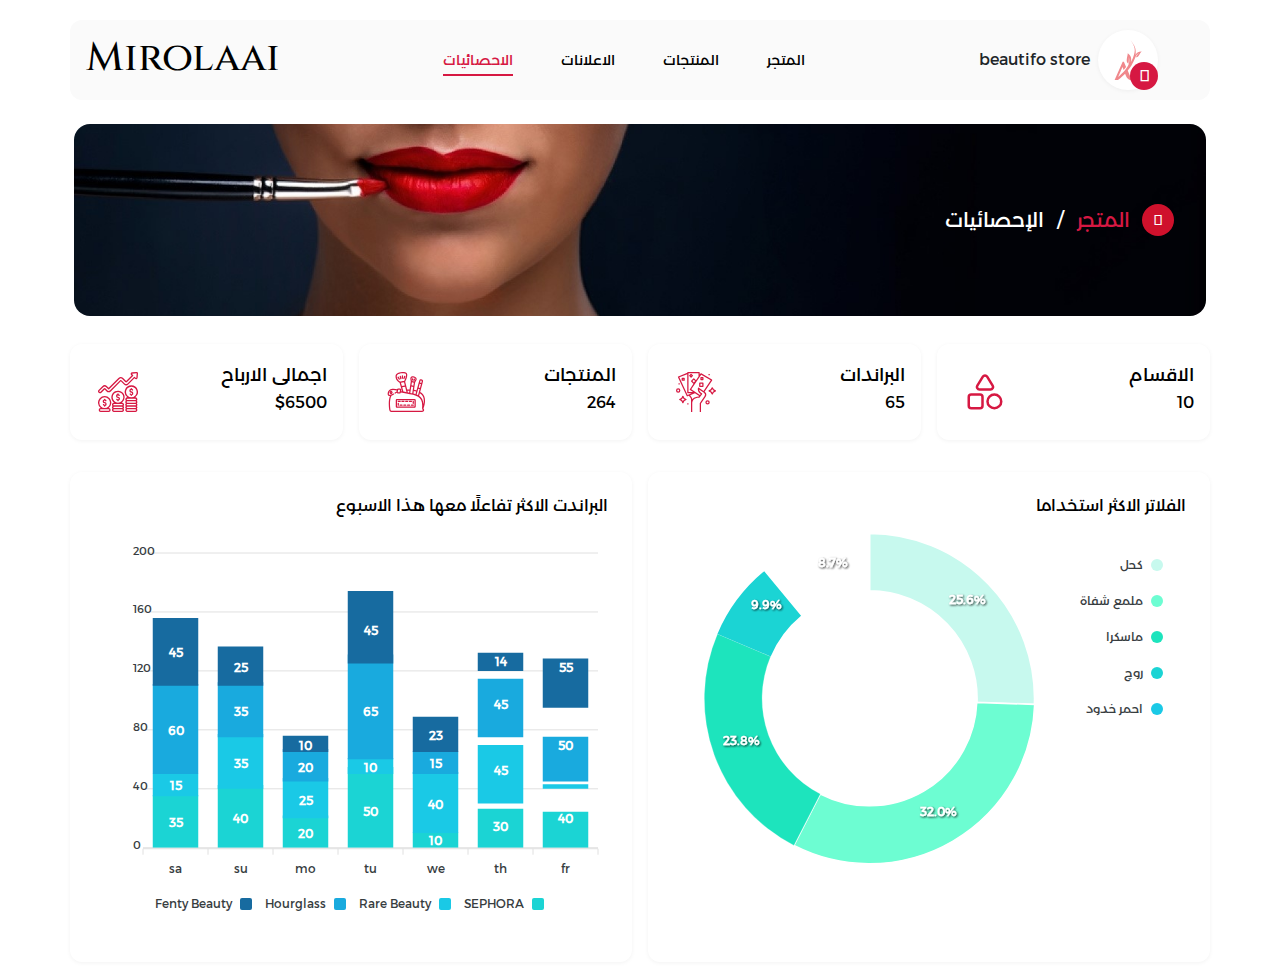
<file: statics.html>
<!DOCTYPE html>
<html>

<head>
    <meta charset="UTF-8">
    <meta name="viewport" content="width=device-width, initial-scale=1.0">
    <title>Mirolaai</title>
    <!-- css -->
    <link rel="stylesheet" href="assets/css/bootstrap.rtl.min.css">
    <link rel="stylesheet" href="assets/css/apex-charts.css">
    <link rel="stylesheet" href="assets/css/main.css">
    <link rel="stylesheet" href="assets/css/filepond.min.css">
    <link rel="stylesheet" href="assets/css/style.css">
</head>

<body>
    <header>
        <nav>
            <div class="container">
                <div class="left-side">
                    <ul>
                        <li>
                            <div class="toogler">
                                <span></span>
                                <span></span>
                                <span></span>
                            </div>
                        </li>
                        <li>
                            <div class="vendor">
                                <div class="img">
                                    <img src="assets/images/vendor.svg" alt="vendor-logo">
                                    <a href="auth-login.html"><i class="fa-sharp fa-regular fa-power-off"></i></a>
                                </div>
                                <div class="vendor-name">
                                    <h6>beautifo store</h6>
                                </div>
                            </div>
                        </li>
                    </ul>
                </div>
                <div class="nav-links">
                    <ul>
                        <li><a class="active" href="index.html">المتجر</a></li>
                        <li><a href="products.html">المنتجات</a></li>
                        <li><a href="advertising.html">الاعلانات</a></li>
                        <li><a href="statics.html">الاحصائيات</a></li>
                        <div class="hidden"><a href="auth-login.html"><i class="fa-sharp fa-regular fa-power-off"></i>
                                تسجيل الخروج</a></d>
                    </ul>
                </div>
                <div class="logo">
                    <h1><a href="index.html">Mirolaai</a></h1>
                </div>
            </div>
        </nav>
    </header>
    <main>
        <div id="main-wrapper" class="container p-1">
            <div class="section-header">
                <div class="d-flex align-items-center">
                    <span onclick="goBack()" class="goback">
                        <i class="fa-sharp fa-light fa-arrow-right"></i>
                    </span>
                    <h3>
                        <a href="index.html">المتجر</a>
                        <span>/</span> الإحصائيات
                    </h3>
                </div>
            </div>
            <div class="row">
                <div class="col-lg-3 col-md-6 col-12 p-2">
                    <div class="static-card">
                        <div class="d-flex justify-content-between align-items-center">
                            <div class="text">
                                <h4>الاقسام</h4>
                                <p>10</p>
                            </div>
                            <div class="icon">
                                <img src="assets/images/varity.svg" alt="icon">
                            </div>
                        </div>
                    </div>
                </div>
                <div class="col-lg-3 col-md-6 col-12 p-2">
                    <div class="static-card">
                        <div class="d-flex justify-content-between align-items-center">
                            <div class="text">
                                <h4>البراندات</h4>
                                <p>65</p>
                            </div>
                            <div class="icon">
                                <img src="assets/images/brands.svg" alt="icon">
                            </div>
                        </div>
                    </div>
                </div>
                <div class="col-lg-3 col-md-6 col-12 p-2">
                    <div class="static-card">
                        <div class="d-flex justify-content-between align-items-center">
                            <div class="text">
                                <h4>المنتجات</h4>
                                <p>264</p>
                            </div>
                            <div class="icon">
                                <img src="assets/images/products.svg" alt="icon">
                            </div>
                        </div>
                    </div>
                </div>
                <div class="col-lg-3 col-md-6 col-12 p-2">
                    <div class="static-card">
                        <div class="d-flex justify-content-between align-items-center">
                            <div class="text">
                                <h4>اجمالى الارباح</h4>
                                <p>$6500</p>
                            </div>
                            <div class="icon">
                                <img src="assets/images/profits.svg" alt="icon">
                            </div>
                        </div>
                    </div>
                </div>
            </div>
            <div class="row mt-3">
                <div class="col-lg-6 col-12 p-2">
                    <div class="statistic-card">
                        <h4>الفلاتر الاكثر استخداما</h4>
                        <div id="filtersChart"></div>
                    </div>
                </div>
                <div class="col-lg-6 col-12 p-2">
                    <div class="statistic-card">
                        <h4>البراندت الاكثر تفاعلًا معها هذا الاسبوع</h4>
                        <div class="mostusedbrands">
                            <div id="mostusedbrands"></div>
                        </div>
                    </div>
                </div>
            </div>
        </div>
    </main>
</body>
<!--////////////////////////////////////////////////////////////////////////////////-->
<!--////////////////////////////////////////////////////////////////////////////////-->
<!--////////////////////////////////////////////////////////////////////////////////-->
<!--/////////////////////////////JavaScript/////////////////////////////////////////-->
<!--////////////////////////////////////////////////////////////////////////////////-->
<!--////////////////////////////////////////////////////////////////////////////////-->
<!--////////////////////////////////////////////////////////////////////////////////-->
<script src="assets/js/main.js"></script>
<script src="assets/js/apexcharts.js"></script>
<script src="assets/js/filepond.min.js"></script>
<script src="assets/js/app.js"></script>

</html>
</file>
<file: assets/css/apex-charts.css>
@font-face {
    font-family: 'montserrat';
    src: url('../webfonts/ArbFonts.com/ArbFONTS-Montserrat-Arabic-Regular.ttf');
  }
  *{
    font-family: 'montserrat' !important;
  }
.apexcharts-canvas {
  position: relative;
  user-select: none;
}
.apexcharts-canvas ::-webkit-scrollbar {
  -webkit-appearance: none;
  width: 6px;
}
.apexcharts-canvas ::-webkit-scrollbar-thumb {
  border-radius: 4px;
  background-color: rgba(0, 0, 0, 0.5);
  box-shadow: 0 0 1px rgba(255, 255, 255, 0.5);
  -webkit-box-shadow: 0 0 1px rgba(255, 255, 255, 0.5);
}
.apexcharts-inner {
  position: relative;
}
.apexcharts-text tspan {
  font-family: inherit;
}
.legend-mouseover-inactive {
  transition: .15s ease all;
  opacity: .2;
}
.apexcharts-series-collapsed {
  opacity: 0;
}
.apexcharts-tooltip {
  border-radius: 5px;
  box-shadow: 2px 2px 6px -4px #999;
  cursor: default;
  font-size: 14px;
  left: 62px;
  opacity: 0;
  pointer-events: none;
  position: absolute;
  top: 20px;
  display: flex;
  flex-direction: column;
  overflow: hidden;
  white-space: nowrap;
  z-index: 12;
  transition: .15s ease all;
}
.apexcharts-tooltip.apexcharts-active {
  opacity: 1;
  transition: .15s ease all;
}
.apexcharts-tooltip.apexcharts-theme-light {
  border: 1px solid #e3e3e3;
  background: rgba(255, 255, 255, 0.96);
}
.apexcharts-tooltip.apexcharts-theme-dark {
  color: #fff;
  background: rgba(30, 30, 30, 0.8);
}
.apexcharts-tooltip * {
  font-family: inherit;
}
.apexcharts-tooltip-title {
  padding: 6px;
  font-size: 15px;
  margin-bottom: 4px;
}
.apexcharts-tooltip.apexcharts-theme-light .apexcharts-tooltip-title {
  background: #eceff1;
  border-bottom: 1px solid #ddd;
}
.apexcharts-tooltip.apexcharts-theme-dark .apexcharts-tooltip-title {
  background: rgba(0, 0, 0, 0.7);
  border-bottom: 1px solid #333;
}
.apexcharts-tooltip-text-y-value,
.apexcharts-tooltip-text-goals-value,
.apexcharts-tooltip-text-z-value {
  display: inline-block;
  font-weight: 600;
  margin-left: 5px;
}
.apexcharts-tooltip-text-y-label:empty,
.apexcharts-tooltip-text-y-value:empty,
.apexcharts-tooltip-text-goals-label:empty,
.apexcharts-tooltip-text-goals-value:empty,
.apexcharts-tooltip-text-z-value:empty {
  display: none;
}
.apexcharts-tooltip-text-y-value,
.apexcharts-tooltip-text-goals-value,
.apexcharts-tooltip-text-z-value {
  font-weight: 600;
}
.apexcharts-tooltip-text-goals-label,
.apexcharts-tooltip-text-goals-value {
  padding: 6px 0 5px;
}
.apexcharts-tooltip-goals-group,
.apexcharts-tooltip-text-goals-label,
.apexcharts-tooltip-text-goals-value {
  display: flex;
}
.apexcharts-tooltip-text-goals-label:not(:empty),
.apexcharts-tooltip-text-goals-value:not(:empty) {
  margin-top: -6px;
}
.apexcharts-tooltip-marker {
  width: 12px;
  height: 12px;
  position: relative;
  top: 0px;
  margin-right: 10px;
  border-radius: 50%;
}
.apexcharts-tooltip-series-group {
  padding: 0 10px;
  display: none;
  text-align: left;
  justify-content: left;
  align-items: center;
}
.apexcharts-tooltip-series-group.apexcharts-active .apexcharts-tooltip-marker {
  opacity: 1;
}
.apexcharts-tooltip-series-group.apexcharts-active,
.apexcharts-tooltip-series-group:last-child {
  padding-bottom: 4px;
}
.apexcharts-tooltip-series-group-hidden {
  opacity: 0;
  height: 0;
  line-height: 0;
  padding: 0 !important;
}
.apexcharts-tooltip-y-group {
  padding: 6px 0 5px;
}
.apexcharts-tooltip-box,
.apexcharts-custom-tooltip {
  padding: 4px 8px;
}
.apexcharts-tooltip-boxPlot {
  display: flex;
  flex-direction: column-reverse;
}
.apexcharts-tooltip-box > div {
  margin: 4px 0;
}
.apexcharts-tooltip-box span.value {
  font-weight: bold;
}
.apexcharts-tooltip-rangebar {
  padding: 5px 8px;
}
.apexcharts-tooltip-rangebar .category {
  font-weight: 600;
  color: #777;
}
.apexcharts-tooltip-rangebar .series-name {
  font-weight: bold;
  display: block;
  margin-bottom: 5px;
}
.apexcharts-xaxistooltip {
  opacity: 0;
  padding: 9px 10px;
  pointer-events: none;
  color: #373d3f;
  font-size: 13px;
  text-align: center;
  border-radius: 2px;
  position: absolute;
  z-index: 10;
  background: #eceff1;
  border: 1px solid #90a4ae;
  transition: .15s ease all;
}
.apexcharts-xaxistooltip.apexcharts-theme-dark {
  background: rgba(0, 0, 0, 0.7);
  border: 1px solid rgba(0, 0, 0, 0.5);
  color: #fff;
}
.apexcharts-xaxistooltip:after,
.apexcharts-xaxistooltip:before {
  left: 50%;
  border: solid transparent;
  content: " ";
  height: 0;
  width: 0;
  position: absolute;
  pointer-events: none;
}
.apexcharts-xaxistooltip:after {
  border-color: rgba(236, 239, 241, 0);
  border-width: 6px;
  margin-left: -6px;
}
.apexcharts-xaxistooltip:before {
  border-color: rgba(144, 164, 174, 0);
  border-width: 7px;
  margin-left: -7px;
}
.apexcharts-xaxistooltip-bottom:after,
.apexcharts-xaxistooltip-bottom:before {
  bottom: 100%;
}
.apexcharts-xaxistooltip-top:after,
.apexcharts-xaxistooltip-top:before {
  top: 100%;
}
.apexcharts-xaxistooltip-bottom:after {
  border-bottom-color: #eceff1;
}
.apexcharts-xaxistooltip-bottom:before {
  border-bottom-color: #90a4ae;
}
.apexcharts-xaxistooltip-bottom.apexcharts-theme-dark:after {
  border-bottom-color: rgba(0, 0, 0, 0.5);
}
.apexcharts-xaxistooltip-bottom.apexcharts-theme-dark:before {
  border-bottom-color: rgba(0, 0, 0, 0.5);
}
.apexcharts-xaxistooltip-top:after {
  border-top-color: #eceff1;
}
.apexcharts-xaxistooltip-top:before {
  border-top-color: #90a4ae;
}
.apexcharts-xaxistooltip-top.apexcharts-theme-dark:after {
  border-top-color: rgba(0, 0, 0, 0.5);
}
.apexcharts-xaxistooltip-top.apexcharts-theme-dark:before {
  border-top-color: rgba(0, 0, 0, 0.5);
}
.apexcharts-xaxistooltip.apexcharts-active {
  opacity: 1;
  transition: .15s ease all;
}
.apexcharts-yaxistooltip {
  opacity: 0;
  padding: 4px 10px;
  pointer-events: none;
  color: #373d3f;
  font-size: 13px;
  text-align: center;
  border-radius: 2px;
  position: absolute;
  z-index: 10;
  background: #eceff1;
  border: 1px solid #90a4ae;
}
.apexcharts-yaxistooltip.apexcharts-theme-dark {
  background: rgba(0, 0, 0, 0.7);
  border: 1px solid rgba(0, 0, 0, 0.5);
  color: #fff;
}
.apexcharts-yaxistooltip:after,
.apexcharts-yaxistooltip:before {
  top: 50%;
  border: solid transparent;
  content: " ";
  height: 0;
  width: 0;
  position: absolute;
  pointer-events: none;
}
.apexcharts-yaxistooltip:after {
  border-color: rgba(236, 239, 241, 0);
  border-width: 6px;
  margin-top: -6px;
}
.apexcharts-yaxistooltip:before {
  border-color: rgba(144, 164, 174, 0);
  border-width: 7px;
  margin-top: -7px;
}
.apexcharts-yaxistooltip-left:after,
.apexcharts-yaxistooltip-left:before {
  left: 100%;
}
.apexcharts-yaxistooltip-right:after,
.apexcharts-yaxistooltip-right:before {
  right: 100%;
}
.apexcharts-yaxistooltip-left:after {
  border-left-color: #eceff1;
}
.apexcharts-yaxistooltip-left:before {
  border-left-color: #90a4ae;
}
.apexcharts-yaxistooltip-left.apexcharts-theme-dark:after {
  border-left-color: rgba(0, 0, 0, 0.5);
}
.apexcharts-yaxistooltip-left.apexcharts-theme-dark:before {
  border-left-color: rgba(0, 0, 0, 0.5);
}
.apexcharts-yaxistooltip-right:after {
  border-right-color: #eceff1;
}
.apexcharts-yaxistooltip-right:before {
  border-right-color: #90a4ae;
}
.apexcharts-yaxistooltip-right.apexcharts-theme-dark:after {
  border-right-color: rgba(0, 0, 0, 0.5);
}
.apexcharts-yaxistooltip-right.apexcharts-theme-dark:before {
  border-right-color: rgba(0, 0, 0, 0.5);
}
.apexcharts-yaxistooltip.apexcharts-active {
  opacity: 1;
}
.apexcharts-yaxistooltip-hidden {
  display: none;
}
.apexcharts-xcrosshairs,
.apexcharts-ycrosshairs {
  pointer-events: none;
  opacity: 0;
  transition: .15s ease all;
}
.apexcharts-xcrosshairs.apexcharts-active,
.apexcharts-ycrosshairs.apexcharts-active {
  opacity: 1;
  transition: .15s ease all;
}
.apexcharts-ycrosshairs-hidden {
  opacity: 0;
}
.apexcharts-selection-rect {
  cursor: move;
}
.svg_select_boundingRect,
.svg_select_points_rot {
  pointer-events: none;
  opacity: 0;
  visibility: hidden;
}
.apexcharts-selection-rect + g .svg_select_boundingRect,
.apexcharts-selection-rect + g .svg_select_points_rot {
  opacity: 0;
  visibility: hidden;
}
.apexcharts-selection-rect + g .svg_select_points_l,
.apexcharts-selection-rect + g .svg_select_points_r {
  cursor: ew-resize;
  opacity: 1;
  visibility: visible;
}
.svg_select_points {
  fill: #efefef;
  stroke: #333;
  rx: 2;
}
.apexcharts-svg.apexcharts-zoomable.hovering-zoom {
  cursor: crosshair;
}
.apexcharts-svg.apexcharts-zoomable.hovering-pan {
  cursor: move;
}
.apexcharts-zoom-icon,
.apexcharts-zoomin-icon,
.apexcharts-zoomout-icon,
.apexcharts-reset-icon,
.apexcharts-pan-icon,
.apexcharts-selection-icon,
.apexcharts-menu-icon,
.apexcharts-toolbar-custom-icon {
  cursor: pointer;
  width: 20px;
  height: 20px;
  line-height: 24px;
  color: #6e8192;
  text-align: center;
}
.apexcharts-zoom-icon svg,
.apexcharts-zoomin-icon svg,
.apexcharts-zoomout-icon svg,
.apexcharts-reset-icon svg,
.apexcharts-menu-icon svg {
  fill: #6e8192;
}
.apexcharts-selection-icon svg {
  fill: #444;
  transform: scale(0.76);
}
.apexcharts-theme-dark .apexcharts-zoom-icon svg,
.apexcharts-theme-dark .apexcharts-zoomin-icon svg,
.apexcharts-theme-dark .apexcharts-zoomout-icon svg,
.apexcharts-theme-dark .apexcharts-reset-icon svg,
.apexcharts-theme-dark .apexcharts-pan-icon svg,
.apexcharts-theme-dark .apexcharts-selection-icon svg,
.apexcharts-theme-dark .apexcharts-menu-icon svg,
.apexcharts-theme-dark .apexcharts-toolbar-custom-icon svg {
  fill: #f3f4f5;
}
.apexcharts-canvas .apexcharts-zoom-icon.apexcharts-selected svg,
.apexcharts-canvas .apexcharts-selection-icon.apexcharts-selected svg,
.apexcharts-canvas .apexcharts-reset-zoom-icon.apexcharts-selected svg {
  fill: #008ffb;
}
.apexcharts-theme-light .apexcharts-selection-icon:not(.apexcharts-selected):hover svg,
.apexcharts-theme-light .apexcharts-zoom-icon:not(.apexcharts-selected):hover svg,
.apexcharts-theme-light .apexcharts-zoomin-icon:hover svg,
.apexcharts-theme-light .apexcharts-zoomout-icon:hover svg,
.apexcharts-theme-light .apexcharts-reset-icon:hover svg,
.apexcharts-theme-light .apexcharts-menu-icon:hover svg {
  fill: #333;
}
.apexcharts-selection-icon,
.apexcharts-menu-icon {
  position: relative;
}
.apexcharts-reset-icon {
  margin-left: 5px;
}
.apexcharts-zoom-icon,
.apexcharts-reset-icon,
.apexcharts-menu-icon {
  transform: scale(0.85);
}
.apexcharts-zoomin-icon,
.apexcharts-zoomout-icon {
  transform: scale(0.7);
}
.apexcharts-zoomout-icon {
  margin-right: 3px;
}
.apexcharts-pan-icon {
  transform: scale(0.62);
  position: relative;
  left: 1px;
  top: 0px;
}
.apexcharts-pan-icon svg {
  fill: #fff;
  stroke: #6e8192;
  stroke-width: 2;
}
.apexcharts-pan-icon.apexcharts-selected svg {
  stroke: #008ffb;
}
.apexcharts-pan-icon:not(.apexcharts-selected):hover svg {
  stroke: #333;
}
.apexcharts-toolbar {
  position: absolute;
  z-index: 11;
  max-width: 176px;
  text-align: right;
  border-radius: 3px;
  padding: 0px 6px 2px 6px;
  display: flex;
  justify-content: space-between;
  align-items: center;
}
.apexcharts-menu {
  background: #fff;
  position: absolute;
  top: 100%;
  border: 1px solid #ddd;
  border-radius: 3px;
  padding: 3px;
  right: 10px;
  opacity: 0;
  min-width: 110px;
  transition: .15s ease all;
  pointer-events: none;
}
.apexcharts-menu.apexcharts-menu-open {
  opacity: 1;
  pointer-events: all;
  transition: .15s ease all;
}
.apexcharts-menu-item {
  padding: 6px 7px;
  font-size: 12px;
  cursor: pointer;
}
.apexcharts-theme-light .apexcharts-menu-item:hover {
  background: #eee;
}
.apexcharts-theme-dark .apexcharts-menu {
  background: rgba(0, 0, 0, 0.7);
  color: #fff;
}
@media screen and (min-width: 768px) {
  .apexcharts-canvas:hover .apexcharts-toolbar {
    opacity: 1;
  }
}
.apexcharts-datalabel.apexcharts-element-hidden {
  opacity: 0;
}
.apexcharts-pie-label,
.apexcharts-datalabels,
.apexcharts-datalabel,
.apexcharts-datalabel-label,
.apexcharts-datalabel-value {
  cursor: default;
  pointer-events: none;
}
.apexcharts-pie-label-delay {
  opacity: 0;
  animation-name: opaque;
  animation-duration: .3s;
  animation-fill-mode: forwards;
  animation-timing-function: ease;
}
.apexcharts-canvas .apexcharts-element-hidden {
  opacity: 0;
}
.apexcharts-hide .apexcharts-series-points {
  opacity: 0;
}
.apexcharts-gridline,
.apexcharts-annotation-rect,
.apexcharts-tooltip .apexcharts-marker,
.apexcharts-area-series .apexcharts-area,
.apexcharts-line,
.apexcharts-zoom-rect,
.apexcharts-toolbar svg,
.apexcharts-area-series .apexcharts-series-markers .apexcharts-marker.no-pointer-events,
.apexcharts-line-series .apexcharts-series-markers .apexcharts-marker.no-pointer-events,
.apexcharts-radar-series path,
.apexcharts-radar-series polygon {
  pointer-events: none;
}
.apexcharts-marker {
  transition: .15s ease all;
}
@keyframes opaque {
  0% {
    opacity: 0;
  }
  100% {
    opacity: 1;
  }
}
@keyframes resizeanim {
  from {
    opacity: 0;
  }
  to {
    opacity: 0;
  }
}
.resize-triggers {
  animation: 1ms resizeanim;
  visibility: hidden;
  opacity: 0;
}
.resize-triggers,
.resize-triggers > div,
.contract-trigger:before {
  content: " ";
  display: block;
  position: absolute;
  top: 0;
  left: 0;
  height: 100%;
  width: 100%;
  overflow: hidden;
}
.resize-triggers > div {
  background: #eee;
  overflow: auto;
}
.contract-trigger:before {
  width: 200%;
  height: 200%;
}
.light-style .apexcharts-canvas .apexcharts-tooltip {
  background: #fff;
  border-color: #dbdade;
  box-shadow: 0 .25rem 1rem rgba(165, 163, 174, .45);
}
.light-style .apexcharts-canvas .apexcharts-tooltip .apexcharts-tooltip-title {
  background: #fff;
  border-color: #dbdade;
  font-family: var(--bs-font-sans-serif) !important;
}
.light-style .apexcharts-canvas .apexcharts-tooltip.apexcharts-theme-light {
  color: #5d596c;
}
.light-style .apexcharts-canvas .apexcharts-tooltip.apexcharts-theme-dark {
  color: #fff;
}
.light-style .apexcharts-canvas .apexcharts-tooltip .apexcharts-tooltip-title {
  font-weight: 500;
}
.light-style .apexcharts-canvas .apexcharts-xaxistooltip,
.light-style .apexcharts-canvas .apexcharts-yaxistooltip {
  background: #f8f7fa;
  border-color: #dbdade;
  color: #5d596c;
}
.light-style .apexcharts-canvas .apexcharts-xaxistooltip.apexcharts-xaxistooltip-bottom:after,
.light-style .apexcharts-canvas .apexcharts-xaxistooltip.apexcharts-yaxistooltip-bottom:after,
.light-style .apexcharts-canvas .apexcharts-yaxistooltip.apexcharts-xaxistooltip-bottom:after,
.light-style .apexcharts-canvas .apexcharts-yaxistooltip.apexcharts-yaxistooltip-bottom:after {
  border-bottom-color: #f8f7fa;
}
.light-style .apexcharts-canvas .apexcharts-xaxistooltip.apexcharts-xaxistooltip-bottom:before,
.light-style .apexcharts-canvas .apexcharts-xaxistooltip.apexcharts-yaxistooltip-bottom:before,
.light-style .apexcharts-canvas .apexcharts-yaxistooltip.apexcharts-xaxistooltip-bottom:before,
.light-style .apexcharts-canvas .apexcharts-yaxistooltip.apexcharts-yaxistooltip-bottom:before {
  border-bottom-color: #dbdade;
}
.light-style .apexcharts-canvas .apexcharts-xaxistooltip.apexcharts-xaxistooltip-left:after,
.light-style .apexcharts-canvas .apexcharts-xaxistooltip.apexcharts-yaxistooltip-left:after,
.light-style .apexcharts-canvas .apexcharts-yaxistooltip.apexcharts-xaxistooltip-left:after,
.light-style .apexcharts-canvas .apexcharts-yaxistooltip.apexcharts-yaxistooltip-left:after {
  border-left-color: #f8f7fa;
}
.light-style .apexcharts-canvas .apexcharts-xaxistooltip.apexcharts-xaxistooltip-left:before,
.light-style .apexcharts-canvas .apexcharts-xaxistooltip.apexcharts-yaxistooltip-left:before,
.light-style .apexcharts-canvas .apexcharts-yaxistooltip.apexcharts-xaxistooltip-left:before,
.light-style .apexcharts-canvas .apexcharts-yaxistooltip.apexcharts-yaxistooltip-left:before {
  border-left-color: #dbdade;
}
.light-style .apexcharts-canvas .apexcharts-xaxistooltip.apexcharts-xaxistooltip-right:after,
.light-style .apexcharts-canvas .apexcharts-xaxistooltip.apexcharts-yaxistooltip-right:after,
.light-style .apexcharts-canvas .apexcharts-yaxistooltip.apexcharts-xaxistooltip-right:after,
.light-style .apexcharts-canvas .apexcharts-yaxistooltip.apexcharts-yaxistooltip-right:after {
  border-right-color: #f8f7fa;
}
.light-style .apexcharts-canvas .apexcharts-xaxistooltip.apexcharts-xaxistooltip-right:before,
.light-style .apexcharts-canvas .apexcharts-xaxistooltip.apexcharts-yaxistooltip-right:before,
.light-style .apexcharts-canvas .apexcharts-yaxistooltip.apexcharts-xaxistooltip-right:before,
.light-style .apexcharts-canvas .apexcharts-yaxistooltip.apexcharts-yaxistooltip-right:before {
  border-right-color: #dbdade;
}
.light-style .apexcharts-canvas .apexcharts-xaxistooltip.apexcharts-xaxistooltip-top:after,
.light-style .apexcharts-canvas .apexcharts-xaxistooltip.apexcharts-yaxistooltip-top:after,
.light-style .apexcharts-canvas .apexcharts-yaxistooltip.apexcharts-xaxistooltip-top:after,
.light-style .apexcharts-canvas .apexcharts-yaxistooltip.apexcharts-yaxistooltip-top:after {
  border-top-color: #f8f7fa;
}
.light-style .apexcharts-canvas .apexcharts-xaxistooltip.apexcharts-xaxistooltip-top:before,
.light-style .apexcharts-canvas .apexcharts-xaxistooltip.apexcharts-yaxistooltip-top:before,
.light-style .apexcharts-canvas .apexcharts-yaxistooltip.apexcharts-xaxistooltip-top:before,
.light-style .apexcharts-canvas .apexcharts-yaxistooltip.apexcharts-yaxistooltip-top:before {
  border-top-color: #dbdade;
}
.light-style .apexcharts-canvas .apexcharts-tooltip-text {
  font-family: var(--bs-font-sans-serif) !important;
  filter: none;
}
.dark-style #radarChart .apexcharts-canvas .apexcharts-grid line {
  opacity: 0;
}
.dark-style .apexcharts-canvas .apexcharts-tooltip {
  background: #25293c;
  border-color: #434968;
  box-shadow: 0 .25rem 1rem rgba(15, 20, 34, .55);
}
.dark-style .apexcharts-canvas .apexcharts-tooltip .apexcharts-tooltip-title {
  background: #25293c;
  border-color: #434968;
  font-family: var(--bs-font-sans-serif) !important;
}
.dark-style .apexcharts-canvas .apexcharts-tooltip.apexcharts-theme-light {
  color: #cfd3ec;
}
.dark-style .apexcharts-canvas .apexcharts-tooltip.apexcharts-theme-dark {
  color: #fff;
}
.dark-style .apexcharts-canvas .apexcharts-tooltip .apexcharts-tooltip-title {
  font-weight: 500;
}
.dark-style .apexcharts-canvas .apexcharts-xaxistooltip,
.dark-style .apexcharts-canvas .apexcharts-yaxistooltip {
  background: #25293c;
  color: #cfd3ec;
  border-color: #434968;
}
.dark-style .apexcharts-canvas .apexcharts-xaxistooltip.apexcharts-xaxistooltip-bottom:after,
.dark-style .apexcharts-canvas .apexcharts-xaxistooltip.apexcharts-yaxistooltip-bottom:after,
.dark-style .apexcharts-canvas .apexcharts-yaxistooltip.apexcharts-xaxistooltip-bottom:after,
.dark-style .apexcharts-canvas .apexcharts-yaxistooltip.apexcharts-yaxistooltip-bottom:after {
  border-bottom-color: #25293c;
}
.dark-style .apexcharts-canvas .apexcharts-xaxistooltip.apexcharts-xaxistooltip-bottom:before,
.dark-style .apexcharts-canvas .apexcharts-xaxistooltip.apexcharts-yaxistooltip-bottom:before,
.dark-style .apexcharts-canvas .apexcharts-yaxistooltip.apexcharts-xaxistooltip-bottom:before,
.dark-style .apexcharts-canvas .apexcharts-yaxistooltip.apexcharts-yaxistooltip-bottom:before {
  border-bottom-color: #434968;
}
.dark-style .apexcharts-canvas .apexcharts-xaxistooltip.apexcharts-xaxistooltip-left:after,
.dark-style .apexcharts-canvas .apexcharts-xaxistooltip.apexcharts-yaxistooltip-left:after,
.dark-style .apexcharts-canvas .apexcharts-yaxistooltip.apexcharts-xaxistooltip-left:after,
.dark-style .apexcharts-canvas .apexcharts-yaxistooltip.apexcharts-yaxistooltip-left:after {
  border-left-color: #25293c;
}
.dark-style .apexcharts-canvas .apexcharts-xaxistooltip.apexcharts-xaxistooltip-left:before,
.dark-style .apexcharts-canvas .apexcharts-xaxistooltip.apexcharts-yaxistooltip-left:before,
.dark-style .apexcharts-canvas .apexcharts-yaxistooltip.apexcharts-xaxistooltip-left:before,
.dark-style .apexcharts-canvas .apexcharts-yaxistooltip.apexcharts-yaxistooltip-left:before {
  border-left-color: #434968;
}
.dark-style .apexcharts-canvas .apexcharts-xaxistooltip.apexcharts-xaxistooltip-right:after,
.dark-style .apexcharts-canvas .apexcharts-xaxistooltip.apexcharts-yaxistooltip-right:after,
.dark-style .apexcharts-canvas .apexcharts-yaxistooltip.apexcharts-xaxistooltip-right:after,
.dark-style .apexcharts-canvas .apexcharts-yaxistooltip.apexcharts-yaxistooltip-right:after {
  border-right-color: #25293c;
}
.dark-style .apexcharts-canvas .apexcharts-xaxistooltip.apexcharts-xaxistooltip-right:before,
.dark-style .apexcharts-canvas .apexcharts-xaxistooltip.apexcharts-yaxistooltip-right:before,
.dark-style .apexcharts-canvas .apexcharts-yaxistooltip.apexcharts-xaxistooltip-right:before,
.dark-style .apexcharts-canvas .apexcharts-yaxistooltip.apexcharts-yaxistooltip-right:before {
  border-right-color: #434968;
}
.dark-style .apexcharts-canvas .apexcharts-xaxistooltip.apexcharts-xaxistooltip-top:after,
.dark-style .apexcharts-canvas .apexcharts-xaxistooltip.apexcharts-yaxistooltip-top:after,
.dark-style .apexcharts-canvas .apexcharts-yaxistooltip.apexcharts-xaxistooltip-top:after,
.dark-style .apexcharts-canvas .apexcharts-yaxistooltip.apexcharts-yaxistooltip-top:after {
  border-top-color: #25293c;
}
.dark-style .apexcharts-canvas .apexcharts-xaxistooltip.apexcharts-xaxistooltip-top:before,
.dark-style .apexcharts-canvas .apexcharts-xaxistooltip.apexcharts-yaxistooltip-top:before,
.dark-style .apexcharts-canvas .apexcharts-yaxistooltip.apexcharts-xaxistooltip-top:before,
.dark-style .apexcharts-canvas .apexcharts-yaxistooltip.apexcharts-yaxistooltip-top:before {
  border-top-color: #434968;
}
[dir=rtl] .apexcharts-canvas .apexcharts-yaxis text {
  text-anchor: start;
}
[dir=rtl] .apexcharts-canvas .apexcharts-legend-marker,
[dir=rtl] .apexcharts-canvas .apexcharts-tooltip-marker {
  margin-right: 0;
  margin-left: .5rem;
}
</file>
<file: assets/css/style.css>
@import url("https://fonts.googleapis.com/css2?family=Cinzel:wght@400;500;600;700;900&display=swap");
@font-face {
  font-family: "montserrat";
  src: url("../webfonts/ArbFonts.com/ArbFONTS-Montserrat-Arabic-Regular.ttf");
}
* {
  margin: 0;
  padding: 0;
  line-height: 32px;
  box-sizing: border-box;
  direction: rtl;
  scroll-behavior: smooth;
  font-family: "montserrat", sans-serif;
  -webkit-tap-highlight-color: transparent;
}

.apexcharts-legend-text {
  font-family: "montserrat", sans-serif !important;
}

body {
  overflow-x: hidden;
  position: relative;
}

ul {
  list-style: none;
  margin: 0;
  padding: 0;
}

a {
  text-decoration: none;
}

:target {
  scroll-margin-top: 80px;
}

::-webkit-scrollbar {
  width: 8px;
}

::-webkit-scrollbar-track {
  background-color: #fff;
}

::-webkit-scrollbar-thumb {
  background: #c5c5c5;
  border-radius: 12px;
}

.modal {
  padding: 12px;
}
.modal::-webkit-scrollbar {
  display: none;
}

header {
  padding: 0 12px;
  height: 120px;
  display: flex;
  align-items: center;
  justify-content: center;
  position: sticky;
  top: 0;
  background: #fff;
  z-index: 999;
}
header nav {
  width: 100%;
  height: 80px;
}
header nav .container {
  background: #fafafa;
  height: 100%;
  border-radius: 12px;
  display: flex;
  align-items: center;
  justify-content: space-between;
  position: relative;
  padding: 8px 16px;
}
header nav .container .logo {
  height: 100%;
  display: flex;
  align-items: center;
  justify-content: center;
}
header nav .container .logo h1 a {
  font-family: "Cinzel", serif !important;
  color: #000;
}
header nav .container .nav-links {
  display: flex;
  height: 100%;
  background: #fafafa;
  transition: all 0.3s ease-in-out;
}
header nav .container .nav-links ul {
  display: flex;
}
header nav .container .nav-links ul li {
  height: 100%;
  display: flex;
  align-items: center;
  justify-content: center;
  padding: 16px 24px;
}
header nav .container .nav-links ul li a {
  color: #000;
  font-size: 14px;
  position: relative;
  transition: all 0.3s ease-in-out;
}
header nav .container .nav-links ul li a::after {
  transition: all 0.3s ease-in-out;
  content: "";
  position: absolute;
  bottom: 0;
  height: 2px;
  width: 0;
  left: 50%;
  transform: translateX(-50%);
  background: #d61842;
}
header nav .container .nav-links ul li a.active, header nav .container .nav-links ul li a:hover {
  color: #d61842;
}
header nav .container .nav-links ul li a.active::after, header nav .container .nav-links ul li a:hover::after {
  width: 100%;
}
header nav .container .nav-links ul .hidden {
  display: none;
}
@media (max-width: 992px) {
  header nav .container .nav-links {
    position: absolute;
    top: 84px;
    right: 0;
    height: 0;
    overflow: hidden;
    border-radius: 8px;
    justify-content: center;
    align-items: center;
  }
  header nav .container .nav-links ul {
    flex-direction: column;
  }
  header nav .container .nav-links ul li {
    padding: 0 40px;
    height: 50px;
  }
  header nav .container .nav-links.show {
    height: 250px;
  }
  header nav .container .nav-links .hidden {
    display: flex !important;
    align-items: center;
    justify-content: center;
    height: 50px;
    background: #d61842;
  }
  header nav .container .nav-links .hidden a {
    color: #fff;
    font-size: 14px;
  }
  header nav .container .nav-links .hidden a i {
    transform: rotate(-90deg);
  }
}
header nav .container .left-side {
  height: 100%;
  display: flex;
}
header nav .container .left-side ul {
  display: flex;
}
header nav .container .left-side ul li {
  height: 100%;
  display: flex;
  align-items: center;
  justify-content: center;
  padding: 12px;
}
header nav .container .left-side ul li .vendor {
  display: flex;
  align-items: center;
  justify-content: center;
  gap: 8px;
}
header nav .container .left-side ul li .vendor .img {
  width: 60px;
  height: 60px;
  border-radius: 50%;
  background: #fff;
  display: flex;
  align-items: center;
  justify-content: center;
  position: relative;
  box-shadow: rgba(0, 0, 0, 0.05) 0px 1px 4px;
}
header nav .container .left-side ul li .vendor .img img {
  max-height: 40px;
}
header nav .container .left-side ul li .vendor .img a {
  position: absolute;
  right: 0;
  bottom: 0;
  width: 28px;
  height: 28px;
  border-radius: 50%;
  background-color: #d61842;
  display: flex;
  align-items: center;
  justify-content: center;
  transition: all 0.4s ease-in-out;
}
header nav .container .left-side ul li .vendor .img a i {
  color: #fff;
}
header nav .container .left-side ul li .vendor .vendor-name {
  display: flex;
  flex-direction: column;
  justify-content: center;
  gap: 4px;
}
header nav .container .left-side ul li .vendor .vendor-name h6 {
  line-height: 24px;
  margin: 0;
}
header nav .container .left-side ul li .vendor .vendor-name h6 a {
  color: #000;
  line-height: inherit;
  font-size: 16px;
}
header nav .container .left-side ul li .vendor .vendor-name p {
  margin: 0;
  font-size: 12px;
  line-height: normal;
}
@media (max-width: 576px) {
  header nav .container .left-side ul li .vendor {
    display: none;
  }
}
header nav .container .left-side ul li .toogler {
  display: none;
  cursor: pointer;
  width: 30px;
  height: 30px;
  flex-direction: column;
  justify-content: center;
  gap: 6px;
}
header nav .container .left-side ul li .toogler span {
  width: 30px;
  height: 2px;
  background: #d61842;
  display: block;
  transition: all 0.25s ease-in-out;
}
header nav .container .left-side ul li .toogler span:nth-child(1) {
  width: 30px;
}
header nav .container .left-side ul li .toogler span:nth-child(2) {
  width: 22px;
}
header nav .container .left-side ul li .toogler span:nth-child(3) {
  width: 14px;
}
@media (max-width: 992px) {
  header nav .container .left-side ul li .toogler {
    display: flex;
  }
}
header nav .container .left-side ul li .toogler.close span:nth-child(1) {
  transform: rotate(-45deg);
  transform-origin: 90% 10%;
}
header nav .container .left-side ul li .toogler.close span:nth-child(2) {
  opacity: 0;
}
header nav .container .left-side ul li .toogler.close span:nth-child(3) {
  transform-origin: 90% 90%;
  transform: rotate(45deg);
  width: 30px;
}

main {
  padding: 0 12px;
}
main .main-sidebar {
  transition: all 0.5s ease-in-out;
}
main .main-sidebar ul {
  gap: 2%;
  display: flex;
}
main .main-sidebar ul li {
  width: 49%;
  display: flex;
  align-items: center;
  justify-content: center;
  background-size: cover;
  border-radius: 12px;
}
main .main-sidebar ul li button {
  border-radius: 12px !important;
  padding: 32px 16px;
  display: flex;
  align-items: center;
  width: 100%;
  justify-content: center;
  gap: 8px;
  background: none !important;
  color: #000;
  font-weight: 500;
  font-size: 24px;
  position: relative;
  overflow: hidden;
}
@media (max-width: 576px) {
  main .main-sidebar ul li button {
    font-size: 18px;
  }
}
main .main-sidebar ul li button:hover {
  color: #000;
}
main .main-sidebar ul li button img {
  position: absolute;
  left: 0;
  top: 0;
  width: 100%;
  height: 100%;
  -o-object-fit: contain;
     object-fit: contain;
  z-index: -1;
  filter: grayscale(1);
  background-color: #fff2da;
}
main .main-sidebar ul li button.active {
  color: #d61842 !important;
}
main .main-sidebar ul li button.active img {
  filter: grayscale(0);
}
main .main-sidebar ul li:nth-child(1) button img {
  -o-object-position: bottom right;
     object-position: bottom right;
}
main .main-sidebar ul li:nth-child(2) button img {
  -o-object-position: bottom left;
     object-position: bottom left;
}
main .wrapper {
  padding: 20px 0;
  width: 100%;
}
main .wrapper .selection_frame .nav {
  border-radius: 12px;
  padding: 12px;
  background: #fafafa;
  flex-wrap: nowrap;
  overflow-x: scroll;
}
main .wrapper .selection_frame .nav::-webkit-scrollbar {
  display: none;
}
main .wrapper .selection_frame .nav .nav-link {
  font-size: 14px;
  color: #000;
  white-space: nowrap;
}
main .wrapper .selection_frame .nav .nav-link .check {
  visibility: hidden;
}
main .wrapper .selection_frame .nav .nav-link .delete {
  visibility: hidden;
}
main .wrapper .selection_frame .nav .nav-link.active {
  background: #d61842;
  border-radius: 6px !important;
  color: #fff;
  border-bottom-color: transparent;
}
main .wrapper .selection_frame .nav .nav-link.active .check {
  visibility: visible;
}
main .wrapper .selection_frame .nav .nav-link.active .check::after {
  border-color: #fff;
}
main .wrapper .selection_frame .nav .nav-link.active .check:checked::after {
  background: #fff;
  color: #d61842;
}
main .wrapper .selection_frame .nav .nav-link.active .delete {
  visibility: visible;
}
main .wrapper .selection_frame .nav .nav-link.active img {
  filter: brightness(0) invert(1);
}
main .wrapper .selection_frame .nav .nav-link img {
  height: 32px;
}
main .wrapper .selection_frame .nav .nav-link .tap-btn {
  display: flex;
  align-items: center;
  justify-content: center;
  gap: 8px;
}
main .wrapper .selection_frame .tab-content {
  padding: 20px 0 0;
}
main .wrapper .selection_frame .tab-content .addAll {
  padding: 32px 0;
  display: flex;
  align-items: center;
  justify-content: center;
}
main .wrapper .selection_frame .tab-content .addAll button {
  padding: 8px 32px;
}
main .static-card {
  background: #fff;
  box-shadow: rgba(0, 0, 0, 0.05) 0px 1px 4px;
  padding: 16px;
  border-radius: 12px;
  transition: all 0.3s ease-in-out;
}
main .static-card .icon {
  display: flex;
  align-items: center;
  justify-content: center;
  border-radius: 50%;
  background: #fff;
  padding: 12px;
}
main .static-card .icon img {
  max-height: 40px;
}
main .static-card h4 {
  font-size: 18px;
  margin: 0;
  color: #000;
}
main .static-card p {
  color: #000;
  margin: 0;
}
main .static-card:hover {
  background: #d61842;
}
main .static-card:hover h4 {
  color: #fff;
}
main .static-card:hover p {
  color: #fff;
}
main .statistic-card {
  height: 100%;
  background: #fff;
  box-shadow: rgba(0, 0, 0, 0.05) 0px 1px 4px;
  padding: 24px;
  border-radius: 12px;
}
@media (max-width: 576px) {
  main .statistic-card {
    padding: 16px;
  }
}
main .statistic-card h4 {
  font-size: 16px;
  color: #000;
}
main .login-section {
  background: #fff;
  height: 100vh;
  display: flex;
}
main .login-section .image {
  position: relative;
  width: 50%;
}
@media (max-width: 768px) {
  main .login-section .image {
    display: none;
  }
}
main .login-section .image img {
  width: 100%;
  height: 100%;
  -o-object-position: right;
     object-position: right;
  -o-object-fit: cover;
     object-fit: cover;
}
main .login-section .image .over-lay {
  position: absolute;
  top: 0;
  left: 0;
  width: 100%;
  height: 100%;
  background-image: linear-gradient(rgba(0, 0, 0, 0.5019607843), rgba(0, 0, 0, 0.5019607843));
}
main .login-section .form_wrapper {
  width: 50%;
  height: 100%;
  display: flex;
  justify-content: center;
  padding: 4rem;
  gap: 2rem;
  flex-direction: column;
}
@media (max-width: 992px) {
  main .login-section .form_wrapper {
    padding: 4rem 2rem;
  }
}
@media (max-width: 768px) {
  main .login-section .form_wrapper {
    width: 100%;
    padding: 4rem;
  }
}
@media (max-width: 576px) {
  main .login-section .form_wrapper {
    padding: 4rem 1.5rem;
  }
}
main .login-section .form_wrapper h1 {
  color: #000;
  font-size: 24px;
}
main .login-section .form_wrapper h1 span {
  color: #d61842;
  font-size: 32px;
}
main .login-section .form_wrapper form {
  display: flex;
  flex-direction: column;
  gap: 26px;
}
main .login-section .form_wrapper form .input-field {
  display: flex;
  flex-direction: column;
  gap: 4px;
}
main .login-section .form_wrapper form .input-field label {
  font-size: 12px;
}
main .login-section .form_wrapper form .input-field input {
  width: 100%;
  height: 50px;
  background: none;
  outline: none;
  border: 1px solid #eee;
  padding: 8px;
  direction: rtl;
  font-size: 12px;
  border-radius: 4px;
}
main .login-section .form_wrapper form .input-field input:focus {
  border-color: #cf112c;
}
main .login-section .form_wrapper form .check-field {
  display: flex;
  align-items: center;
  gap: 8px;
}
main .login-section .form_wrapper form .check-field label {
  font-size: 14px;
  color: #000;
}
main .login-section .form_wrapper form .check-field input {
  width: 16px;
  height: 16px;
  position: relative;
  -webkit-appearance: none;
     -moz-appearance: none;
          appearance: none;
}
main .login-section .form_wrapper form .check-field input::after {
  position: absolute;
  width: 16px;
  height: 16px;
  font-family: "FontAwesome";
  color: #fff;
  display: flex;
  align-items: center;
  justify-content: center;
  font-size: 12px;
  content: "";
  border-radius: 2px;
  left: 50%;
  top: 50%;
  transform: translate(-50%, -50%);
  border: 1px solid #eee;
}
main .login-section .form_wrapper form .check-field input:checked::after {
  background: #d61842;
  content: "\f00c";
  border-color: #d61842;
}
main .login-section .form_wrapper form button {
  background: #cf112c;
  border: none;
  outline: none;
  border-radius: 4px;
  padding: 12px;
  color: #fff;
  transition: 0.3s ease-in-out;
}
main .login-section .form_wrapper form button:hover {
  background: #e2030f;
}
main .product-image-wrapper {
  width: 100%;
  display: flex;
  align-items: center;
  justify-content: center;
  padding: 24px;
  position: relative;
  border-radius: 12px;
}
main .product-image-wrapper img {
  width: 80%;
  aspect-ratio: 1/1;
  -o-object-fit: cover;
     object-fit: cover;
  -o-object-position: center;
     object-position: center;
}
@media (max-width: 992px) {
  main .product-image-wrapper {
    height: 100%;
  }
  main .product-image-wrapper img {
    width: 100%;
  }
  main .product-image-wrapper .layer {
    top: initial !important;
    bottom: 24px !important;
  }
}
main .product-image-wrapper .layer {
  background: linear-gradient(180deg, rgba(7, 23, 78, 0) 23.76%, #d61842 90.19%);
  position: absolute;
  left: 0;
  top: 0;
  width: 100%;
  height: 100%;
  padding: 50px;
  transform: scaleY(0);
  transform-origin: bottom;
  transition: 0.5s;
  opacity: 0;
  display: flex;
  justify-content: flex-end;
  align-items: center;
  flex-direction: column;
}
main .product-image-wrapper .layer a {
  color: #fff;
  font-weight: 600;
  font-size: 20px;
}
main .product-image-wrapper:hover .layer {
  opacity: 1;
  transform: scaleY(1);
}
main .product-description {
  padding: 0 12px;
  direction: ltr !important;
}
main .product-description h4,
main .product-description h6,
main .product-description p {
  direction: ltr !important;
  margin-bottom: 0;
}
main .product-description a {
  font-size: 14px;
  color: #d61842;
}
main .product-description a:hover {
  text-decoration: underline;
}
main .product-description h4 {
  font-size: 22px;
  color: #000;
  font-weight: 600;
  margin-bottom: 8px;
}
main .product-description .price {
  direction: ltr !important;
  display: flex;
  gap: 10px;
}
main .product-description .price p {
  margin: 0;
}
main .product-description .price .new {
  font-size: 18px;
  color: #000;
  font-weight: 600;
}
main .product-description .price .old {
  font-size: 14px;
  color: #777;
  text-decoration: line-through;
}
main .product-description .price span {
  direction: ltr !important;
  color: #d61842;
  font-size: 12px;
}
main .product-description .color-name {
  margin-top: 1rem;
  color: #777;
  font-size: 14px;
  line-height: 22px;
}
main .product-description .size {
  line-height: 22px;
  color: #777;
  font-size: 14px;
}
main .product-description .color-palete {
  direction: ltr !important;
  margin-top: 1.5rem;
  display: flex;
  flex-direction: column;
  gap: 8px;
}
main .product-description .color-palete h6 {
  font-size: 12px;
  color: #000;
}
main .product-description .color-palete .colors {
  display: flex;
  direction: ltr;
  gap: 12px;
  flex-wrap: wrap;
}
main .product-description .color-palete .colors li {
  display: flex;
  align-items: center;
  justify-content: center;
  height: 50px;
}
main .product-description .color-palete .colors li .color-selct {
  width: 36px;
  height: 36px;
  -webkit-appearance: none;
     -moz-appearance: none;
          appearance: none;
  position: relative;
  background-size: cover;
  border-radius: 50%;
  cursor: pointer;
}
main .product-description .color-palete .colors li .color-selct:after {
  content: "";
  width: 44px;
  height: 44px;
  border: 2px solid transparent;
  border-radius: 50%;
  position: absolute;
  left: 50%;
  top: 50%;
  transform: translate(-50%, -50%);
  transition: 0.2s ease-in-out;
}
main .product-description .color-palete .colors li .color-selct:hover::after {
  border-color: #d7d7d7;
}
main .product-description .color-palete .colors li .color-selct:checked::after {
  border-color: #000;
}
main .product-description .color-palete .colors li.select-all {
  width: 36px;
}
main .product-description .color-palete .colors li .check::after {
  width: 36px;
  height: 36px;
  border-color: #c5c5c5;
  color: #c5c5c5;
  font-size: 18px;
  content: "\f00c";
}
main .product-description .color-palete .colors li .check:checked::after {
  border-color: #d61842;
  color: #fff;
}
main .product-description button {
  margin-top: 16px;
}
main .highlights {
  padding: 24px 0;
  border-top: 1px solid #eeeeee;
}
main .highlights:first-child {
  margin-top: 32px;
}
main .highlights h4 {
  direction: ltr;
  color: #000;
  padding: 12px;
}
main .highlights .hcard {
  direction: ltr;
  display: flex;
  align-items: center;
  gap: 8px;
}
main .highlights .hcard .icon {
  min-width: 60px;
  min-height: 60px;
  border-radius: 50%;
  background: #d61842;
  display: flex;
  align-items: center;
  justify-content: center;
}
main .highlights .hcard .icon img {
  max-height: 36px;
}
main .highlights .hcard h6 {
  direction: ltr;
  font-size: 14px;
  color: #000;
  margin: 0;
}
main .highlights .about {
  padding: 0 12px;
}
main .highlights .about p {
  direction: ltr;
  color: #000;
  font-size: 14px;
}
main .highlights .about p span {
  font-weight: 600;
}
main.details {
  padding: 0.5rem 0;
}
main .advertisments_wrap {
  position: absolute;
  left: 0;
  top: 0;
  width: 100vw;
  height: 100dvh;
  z-index: 99;
  display: none;
}
main .advertisments_wrap .close_wrap {
  position: absolute;
  right: 32px;
  width: 50px;
  height: 50px;
  cursor: pointer;
  border: 2px solid #fff;
  border-radius: 50%;
  z-index: 999;
  display: flex;
  align-items: center;
  justify-content: center;
  top: 32px;
}
main .advertisments_wrap .close_wrap i {
  font-size: 26px;
  color: #fff;
}
main .advertisments_wrap .mainSlider {
  position: relative;
  overflow: hidden;
}
main .advertisments_wrap .mainSlider .mainSliderContainer {
  width: 100%;
  height: 100dvh;
}
main .advertisments_wrap .mainSlider .mainSliderContainer .swiper-slide {
  position: relative;
  display: flex;
  background: #000;
  align-items: end;
  width: 100%;
  height: 100%;
  overflow: hidden;
}
main .advertisments_wrap .mainSlider .mainSliderContainer .swiper-slide .videoContainer {
  position: absolute;
  overflow: hidden;
  z-index: 0;
  right: 0;
  top: 0;
  height: 100%;
  width: 100%;
}
main .advertisments_wrap .mainSlider .mainSliderContainer .swiper-slide img,
main .advertisments_wrap .mainSlider .mainSliderContainer .swiper-slide video {
  width: 100%;
  height: 100%;
  -o-object-fit: contain;
     object-fit: contain;
  -o-object-position: center;
     object-position: center;
}

.product_frame {
  background-color: #fafafa;
  height: 100%;
  border-radius: 12px;
  box-shadow: rgba(0, 0, 0, 0.05) 0px 1px 4px;
  overflow: hidden;
  cursor: pointer;
  position: relative;
  display: flex;
  flex-direction: column;
}
.product_frame .select-pro {
  position: absolute;
  top: 8px;
  left: 16px;
  cursor: pointer;
  z-index: 9;
}
.product_frame .controls {
  position: absolute;
  top: 0;
  right: 0;
  z-index: 9;
  height: 50px;
  width: 0;
  display: flex;
  align-items: center;
  justify-content: center;
  gap: 24px;
  overflow: hidden;
  transition: 0.5s ease-in-out;
  background: rgba(255, 255, 255, 0.95);
}
.product_frame .controls button {
  outline: none;
  border: none;
  background: none;
}
.product_frame .controls button i {
  color: #d61842;
}
.product_frame:hover .controls {
  width: 100%;
}
.product_frame .checkall {
  position: absolute;
  top: 24px;
  left: 16px;
  z-index: 999999999;
}
.product_frame .pro-img {
  width: 100%;
  position: relative;
}
.product_frame .pro-img img {
  width: 100%;
  aspect-ratio: 1/1;
  -o-object-fit: contain;
  object-fit: cover;
  -o-object-position: center;
     object-position: center;
}
.product_frame .pro-img .layer {
  background: linear-gradient(180deg, rgba(7, 23, 78, 0) 23.76%, #d61842 95.19%);
  position: absolute;
  left: 0;
  top: 0;
  width: 100%;
  height: 100%;
  padding: 32px;
  transform: scaleY(0);
  transform-origin: bottom;
  transition: 0.5s;
  opacity: 0;
  display: flex;
  justify-content: flex-end;
  align-items: center;
  flex-direction: column;
}
.product_frame .pro-img .layer a {
  color: #fff;
  font-weight: 600;
  font-size: 20px;
}
@media (max-width: 992px) {
  .product_frame .pro-img .layer a {
    font-size: 18px;
  }
}
@media (max-width: 576px) {
  .product_frame .pro-img .layer {
    padding: 26px;
  }
  .product_frame .pro-img .layer a {
    font-size: 16px;
  }
}
.product_frame .pro-description {
  padding: 16px;
  display: flex;
  flex-direction: column;
  direction: ltr;
  height: 100%;
}
.product_frame .pro-description .brand_name {
  color: #d61842;
  direction: ltr;
  transition: 0.3s ease-in-out;
  font-size: 14px;
}
.product_frame .pro-description .brand_name:hover {
  text-decoration: underline;
}
@media (max-width: 576px) {
  .product_frame .pro-description .brand_name {
    line-height: 20px;
    font-size: 12px;
  }
}
.product_frame .pro-description .product_name {
  color: #000;
  direction: ltr;
  line-height: 24px;
  margin: 0;
  margin-bottom: auto;
  font-size: 16px;
}
@media (max-width: 576px) {
  .product_frame .pro-description .product_name {
    line-height: 20px;
    font-size: 12px;
  }
}
.product_frame .pro-description .colors-num {
  color: #7d7d7d;
  direction: ltr;
  line-height: 24px;
  margin: 0;
  font-size: 12px;
}
.product_frame .pro-description .price {
  direction: ltr;
  font-size: 16px;
  font-weight: 600;
  color: #000;
}
.product_frame .pro-description .view-products {
  direction: ltr;
  font-size: 12px;
  color: #000;
  transition: all 0.3s ease-in-out;
}
.product_frame .pro-description .view-products i {
  transition: all 0.3s ease-in-out;
  opacity: 0;
}
.product_frame .pro-description .view-products:hover {
  color: #d61842;
}
.product_frame .pro-description .view-products:hover i {
  opacity: 1;
}
.product_frame .pro-description .actions {
  display: flex;
  margin-top: 16px;
  gap: 12px;
}
.product_frame .pro-description .actions button {
  min-width: 40px;
  height: auto;
  border: none;
  outline: none;
  background: #d61842;
  border-radius: 4px;
}
.product_frame .pro-description .actions button i {
  color: #fff;
}
.product_frame .pro-description .actions .quantity {
  display: flex;
  border-radius: 4px;
  border: 1px solid #c5c5c5;
}
.product_frame .pro-description .actions .quantity input {
  width: 100%;
  direction: ltr;
  text-align: center;
}
.product_frame .pro-description .actions .quantity button {
  background: none;
  border-radius: 0;
}
.product_frame .pro-description .actions .quantity button i {
  color: #000;
}
.product_frame .pro-description .actions .quantity button.plus {
  border-left: 1px solid #c5c5c5;
}
.product_frame .pro-description .actions .quantity button.minus {
  border-right: 1px solid #c5c5c5;
}
.product_frame .pro-description .actions .quantity input {
  outline: none;
  border: none;
  background: none;
}
.product_frame .pro-description .actions .quantity input::-webkit-inner-spin-button {
  display: none;
}
.product_frame:hover .pro-img .layer {
  opacity: 1;
  transform: scaleY(1);
}

.product-modal .modal-dialog {
  max-width: 800px !important;
}
.product-modal .modal-dialog .modal-body .img {
  cursor: pointer;
  width: 100%;
  height: 100%;
  display: flex;
  position: relative;
}
.product-modal .modal-dialog .modal-body .img .add-fav {
  position: absolute;
  top: 16px;
  left: 16px;
  cursor: pointer;
}
.product-modal .modal-dialog .modal-body .img .add-fav i {
  color: #000;
  font-size: 20px;
}
.product-modal .modal-dialog .modal-body .img img {
  width: 100%;
  aspect-ratio: 1/1;
  -o-object-fit: cover;
     object-fit: cover;
  -o-object-position: center;
     object-position: center;
}
.product-modal .modal-dialog .modal-body .img .layer {
  background: linear-gradient(180deg, rgba(7, 23, 78, 0) 23.76%, #d61842 90.19%);
  position: absolute;
  left: 0;
  width: 100%;
  height: 100%;
  padding: 50px;
  transform: scaleY(0);
  transform-origin: bottom;
  transition: 0.5s;
  opacity: 0;
  display: flex;
  justify-content: flex-end;
  align-items: center;
  flex-direction: column;
}
.product-modal .modal-dialog .modal-body .img .layer a {
  color: #fff;
  font-weight: 600;
  font-size: 20px;
}
.product-modal .modal-dialog .modal-body .img:hover .layer {
  opacity: 1;
  transform: scaleY(1);
}
.product-modal .modal-dialog .modal-body .product-description {
  padding: 16px;
  display: flex;
  flex-direction: column;
  gap: 4px;
  justify-content: space-between;
}
.product-modal .modal-dialog .modal-body .product-description p,
.product-modal .modal-dialog .modal-body .product-description h6,
.product-modal .modal-dialog .modal-body .product-description span {
  direction: ltr !important;
  display: block;
  width: 100%;
  margin: 0;
}
.product-modal .modal-dialog .modal-body .product-description .brand_name {
  color: #d61842;
  transition: 0.3s ease-in-out;
  font-size: 14px;
  display: flex;
  align-items: center;
  justify-content: space-between;
}
.product-modal .modal-dialog .modal-body .product-description .brand_name:hover {
  text-decoration: underline;
}
.product-modal .modal-dialog .modal-body .product-description .brand_name .btn-close {
  box-shadow: none !important;
}
.product-modal .modal-dialog .modal-body .product-description .product_name a {
  color: #000;
  line-height: 24px;
  margin: 0;
  font-size: 16px;
  font-weight: 600;
}
.product-modal .modal-dialog .modal-body .product-description .product_name a:hover {
  text-decoration: underline;
}
.product-modal .modal-dialog .modal-body .product-description .size {
  color: #7d7d7d;
  line-height: 24px;
  margin: 0;
  font-size: 12px;
}
.product-modal .modal-dialog .modal-body .product-description .price h6 {
  color: #000;
  margin: 0;
  font-weight: 600;
  font-size: 16px;
}
.product-modal .modal-dialog .modal-body .product-description .product_description {
  font-size: 14px;
  margin-bottom: 8px;
  color: #000;
  line-height: 24px;
}
.product-modal .modal-dialog .modal-body .product-description .color-name {
  font-size: 14px;
  color: #7d7d7d;
  line-height: 24px;
}
.product-modal .modal-dialog .modal-body .product-description .colors {
  display: flex;
  margin-top: 8px;
  direction: ltr;
  gap: 16px;
  flex-wrap: wrap;
}
@media (max-width: 992px) {
  .product-modal .modal-dialog .modal-body .product-description .colors {
    gap: 12px;
  }
}
.product-modal .modal-dialog .modal-body .product-description .colors li {
  display: flex;
  align-items: center;
  justify-content: center;
  height: 42px;
}
.product-modal .modal-dialog .modal-body .product-description .colors li .color-selct {
  width: 36px;
  height: 36px;
  -webkit-appearance: none;
     -moz-appearance: none;
          appearance: none;
  position: relative;
  background-size: cover;
  border-radius: 50%;
  cursor: pointer;
}
.product-modal .modal-dialog .modal-body .product-description .colors li .color-selct:after {
  content: "";
  width: 44px;
  height: 44px;
  border: 2px solid transparent;
  border-radius: 50%;
  position: absolute;
  left: 50%;
  top: 50%;
  transform: translate(-50%, -50%);
  transition: 0.2s ease-in-out;
}
.product-modal .modal-dialog .modal-body .product-description .colors li .color-selct:hover::after {
  border-color: #d7d7d7;
}
.product-modal .modal-dialog .modal-body .product-description .colors li .color-selct:checked::after {
  border-color: #000;
}
.product-modal .modal-dialog .modal-body .product-description .colors li.select-all {
  width: 36px;
}
.product-modal .modal-dialog .modal-body .product-description .colors li .check::after {
  width: 36px;
  height: 36px;
  border-color: #c5c5c5;
  color: #c5c5c5;
  font-size: 18px;
  content: "\f00c";
}
.product-modal .modal-dialog .modal-body .product-description .colors li .check:checked::after {
  border-color: #d61842;
  color: #fff;
}
.product-modal .modal-dialog .modal-body .model-footer {
  display: flex;
  direction: ltr;
  align-items: center;
  gap: 24px;
}
.product-modal .modal-dialog .modal-body .model-footer .loves {
  color: #000;
  font-size: 14px;
}
.product-modal .modal-dialog .modal-body .model-footer .price h6 {
  color: #000;
  margin: 0;
  font-weight: 600;
  font-size: 16px;
}

.colectionsModal .btn-close {
  box-shadow: none !important;
}
.colectionsModal .product_frame .pro-description .product_name {
  line-height: 22px;
  font-size: 14px;
}

.dlete-confirm-modal .modal-dialog .modal-body {
  padding: 24px;
}
.dlete-confirm-modal .modal-dialog .modal-body .icon {
  width: 80px;
  height: 80px;
  border-radius: 50%;
  background: #fff;
  box-shadow: rgba(0, 0, 0, 0.13) 0px 1px 4px;
  display: flex;
  align-items: center;
  justify-content: center;
}
.dlete-confirm-modal .modal-dialog .modal-body .icon img {
  max-height: 40px;
}
.dlete-confirm-modal .modal-dialog .modal-body h4 {
  color: #000;
  text-align: center;
  font-size: 16px;
  margin: 4px;
}
.dlete-confirm-modal .modal-dialog .modal-body p {
  font-size: 13px;
  color: #777777;
  text-align: center;
  margin-bottom: 0.5rem;
}
.dlete-confirm-modal .modal-dialog .modal-body .modal-footer {
  padding: 16px 16px 0;
  border: 0;
  direction: ltr;
}
.dlete-confirm-modal .modal-dialog .modal-body .modal-footer .add_btn {
  padding: 4px 26px !important;
}
.dlete-confirm-modal .modal-dialog .modal-body .modal-footer .cancel {
  color: #000;
  background: none;
  outline: none;
  border: none;
  padding: 4px 26px;
}

.edit-modal .modal-dialog .modal-body {
  padding: 24px;
}
.edit-modal .modal-dialog .modal-body .icon {
  width: 80px;
  height: 80px;
  border-radius: 50%;
  background: #fff;
  box-shadow: rgba(0, 0, 0, 0.13) 0px 1px 4px;
  display: flex;
  align-items: center;
  justify-content: center;
}
.edit-modal .modal-dialog .modal-body .icon img {
  max-height: 40px;
}
.edit-modal .modal-dialog .modal-body form {
  padding-top: 16px;
  width: 100%;
  display: flex;
  flex-direction: column;
  gap: 18px;
}
.edit-modal .modal-dialog .modal-body form .input-field {
  padding: 16px;
  width: 100%;
  border-radius: 8px;
  border: 1px solid #eeeeee;
  position: relative;
}
.edit-modal .modal-dialog .modal-body form .input-field label {
  display: block;
  position: absolute;
  background: #fff;
  top: -16px;
  color: #000;
  font-size: 14px;
  right: 12px;
}
.edit-modal .modal-dialog .modal-body form .input-field input {
  outline: none;
  border: none;
  background: none;
  width: 100%;
  font-size: 13px;
}
.edit-modal .modal-dialog .modal-body form .input-field input::-webkit-inner-spin-button {
  display: none;
}
.edit-modal .modal-dialog .modal-body form .input-field input[type=number] {
  text-align: center;
}
.edit-modal .modal-dialog .modal-body h4 {
  color: #000;
  text-align: center;
  font-size: 16px;
  margin: 4px;
}
.edit-modal .modal-dialog .modal-body p {
  font-size: 13px;
  color: #777777;
  text-align: center;
  margin-bottom: 0.5rem;
}
.edit-modal .modal-dialog .modal-body .modal-footer {
  padding: 16px 16px 0;
  border: 0;
  direction: ltr;
}
.edit-modal .modal-dialog .modal-body .modal-footer .add_btn {
  padding: 4px 26px !important;
}
.edit-modal .modal-dialog .modal-body .modal-footer .cancel {
  color: #000;
  background: none;
  outline: none;
  border: none;
  padding: 4px 26px;
}

.filepond--credits {
  display: none !important;
}

/*********** Globals ***********/
.check {
  width: 16px;
  -webkit-appearance: none;
     -moz-appearance: none;
          appearance: none;
  position: relative;
  cursor: pointer;
}
.check::after {
  position: absolute;
  left: 50%;
  transform: translate(-50%, -50%);
  top: 50%;
  content: "";
  font-family: "FontAwesome";
  width: 18px;
  height: 18px;
  border: 1px solid #d61842;
  border-radius: 50%;
  font-size: 14px;
  display: flex;
  align-items: center;
  justify-content: center;
  color: #d61842;
}
.check:checked::after {
  content: "\f00c";
  background: #d61842;
  font-size: 12px;
  color: #fff;
  border-color: #d61842;
}

.delete {
  width: 20px;
  height: 100%;
  position: relative;
  cursor: pointer;
  display: flex;
  align-items: center;
  justify-content: center;
}

.rate {
  display: flex;
  direction: ltr;
  align-items: center;
  gap: 8px;
}
.rate .stars {
  direction: ltr;
  display: flex;
  gap: 2px;
}
.rate .stars li i {
  color: #000;
  font-size: 14px;
}
.rate a {
  color: #d61842;
  font-size: 14px;
}
.rate a:hover {
  text-decoration: underline;
}

.add_btn {
  border: none;
  outline: none;
  background: #cf112c;
  color: #fff;
  padding: 8px 16px;
  border-radius: 4px;
  transition: 0.3s ease-in-out;
}
.add_btn:hover {
  background: #e2030f;
}
.add_btn.advertising {
  width: 30%;
  margin-top: 1rem;
}
@media (max-width: 576px) {
  .add_btn.advertising {
    width: 70%;
  }
}

.m-tb-60 {
  margin: 60px auto;
}
@media (max-width: 576px) {
  .m-tb-60 {
    margin: 16px;
  }
}

.advertising-main {
  height: calc(100vh - 120px);
  padding: 20px 0;
}
.advertising-main h1 {
  color: #000;
  font-size: 48px;
}
.advertising-main .uploader-lap {
  margin: 48px 0;
}

.apexcharts-legend-series {
  display: flex;
  align-items: center;
  gap: 8px;
}

.apexcharts-menu-icon {
  display: none;
}

.mostusedbrands .apexcharts-legend.apx-legend-position-right {
  display: none;
}

.try-on-main {
  height: 100dvh;
  overflow: hidden;
  padding: 0;
  background: #000;
  display: flex;
  align-items: center;
  justify-content: center;
}
.try-on-main #try-on {
  height: 100%;
  width: 60%;
  background: #fff;
}
@media (max-width: 576px) {
  .try-on-main #try-on {
    width: 100%;
  }
}
.try-on-main #try-on .model-wrap {
  overflow: hidden;
  height: 100%;
  border-bottom: 0;
  position: relative;
}
.try-on-main #try-on .model-wrap img {
  width: 100%;
  height: 100%;
  -o-object-fit: cover;
     object-fit: cover;
  -o-object-position: center bottom;
     object-position: center bottom;
}
.try-on-main #try-on .model-wrap iframe {
  width: 100%;
  border-bottom: 0;
}
.try-on-main #try-on .model-wrap .colors-pallete {
  height: 100px;
  width: 100%;
  display: flex;
  position: absolute;
  left: 0;
  bottom: 0;
}
.try-on-main #try-on .model-wrap .colors-pallete .colors-slider {
  width: 100%;
  height: 100%;
  display: flex;
}
.try-on-main #try-on .model-wrap .colors-pallete .colors-slider .swiper-slide {
  display: flex;
  align-items: center;
  justify-content: center;
  flex-direction: column;
  padding: 8px;
  transition: 0.3s ease-in-out;
}
.try-on-main #try-on .model-wrap .colors-pallete .colors-slider .swiper-slide .color-holder {
  background-size: cover !important;
  width: 45px;
  height: 45px;
  border-radius: 50%;
}
.try-on-main #try-on .model-wrap .colors-pallete .colors-slider .swiper-slide .color-holder::after {
  width: 70px;
  height: 70px;
  border-radius: 50%;
  content: "";
  position: absolute;
  left: 50%;
  top: 50%;
  transform: translate(-50%, -50%);
}
.try-on-main #try-on .model-wrap .colors-pallete .colors-slider .swiper-slide.swiper-slide-active .color-holder {
  width: 55px;
  height: 55px;
}
.try-on-main #try-on .model-wrap .colors-pallete .colors-slider .swiper-slide.swiper-slide-active .color-holder::after {
  border: 4px solid #fff;
}
.try-on-main #try-on .model-wrap .categories-brands-swipers {
  position: absolute;
  left: -100px;
  top: 0;
  width: 100px;
  height: calc(100% - 100px);
  background: #fff;
  display: grid;
  border-right: 0;
  grid-template-columns: 1fr;
  transition: all 0.35s ease-in-out;
}
.try-on-main #try-on .model-wrap .categories-brands-swipers.show {
  left: 0;
}
.try-on-main #try-on .model-wrap .categories-brands-swipers .selected_item {
  display: none;
  position: absolute;
  height: 130px;
  width: 100px;
  left: 0;
  top: 0;
  z-index: 9;
  background: #fafafa;
}
.try-on-main #try-on .model-wrap .categories-brands-swipers .selected_item .item {
  width: 100px;
  height: 100px;
  display: flex;
  align-items: center;
  justify-content: center;
  flex-direction: column;
  gap: 8px;
}
.try-on-main #try-on .model-wrap .categories-brands-swipers .selected_item .item .icon img {
  mix-blend-mode: multiply;
  width: 44px;
  -o-object-fit: contain;
     object-fit: contain;
}
.try-on-main #try-on .model-wrap .categories-brands-swipers .selected_item .item h6 {
  font-size: 8px;
  text-transform: uppercase;
  color: #000;
  margin: 0;
}
.try-on-main #try-on .model-wrap .categories-brands-swipers .selected_item .expand {
  background: #000;
  width: 100%;
  height: 30px;
  display: flex;
  align-items: center;
  justify-content: center;
}
.try-on-main #try-on .model-wrap .categories-brands-swipers .selected_item .expand i {
  color: #fff;
  cursor: pointer;
  font-size: 20px;
}
.try-on-main #try-on .model-wrap .categories-brands-swipers .selected_item.show {
  display: flex;
  flex-direction: column-reverse;
}
.try-on-main #try-on .model-wrap .categories-brands-swipers .swiper {
  width: 100px;
  height: 100%;
  display: flex;
}
.try-on-main #try-on .model-wrap .categories-brands-swipers .swiper .swiper-slide {
  display: flex;
  align-items: center;
  justify-content: center;
  flex-direction: column;
  cursor: pointer;
  padding: 8px;
  background-color: fff;
  gap: 8px;
  transition: 0.3s ease-in-out;
}
.try-on-main #try-on .model-wrap .categories-brands-swipers .swiper .swiper-slide .icon img {
  width: 44px;
  mix-blend-mode: multiply;
}
.try-on-main #try-on .model-wrap .categories-brands-swipers .swiper .swiper-slide h6 {
  font-size: 8px;
  text-transform: uppercase;
  color: #000;
  margin: 0;
}
.try-on-main #try-on .model-wrap .categories-brands-swipers .swiper .swiper-slide:hover {
  background: #fafafa;
}
.try-on-main #try-on .model-wrap .categories-brands-swipers .categories-slider {
  grid-column: 1/3;
  grid-row: 1/3;
}
.try-on-main #try-on .model-wrap .categories-brands-swipers .brands-slider {
  visibility: hidden;
  grid-column: 1/3;
  grid-row: 1/3;
  margin-top: 130px;
  height: calc(100% - 130px);
}
.try-on-main #try-on .model-wrap .categories-brands-swipers .brands-slider .swiper-slide .icon img {
  width: 100%;
  height: 100%;
  -o-object-fit: contain;
     object-fit: contain;
}
.try-on-main #try-on .model-wrap .categories-brands-swipers .brands-slider .swiper-slide h6 {
  font-size: 10px;
  text-transform: uppercase;
  color: #000;
  margin: 0;
  text-align: center;
  line-height: 24px;
}
.try-on-main #try-on .model-wrap .categories-brands-swipers .products-slider {
  visibility: hidden;
  grid-column: 1/3;
  grid-row: 1/3;
  margin-top: 130px;
  height: calc(100% - 130px);
}
.try-on-main #try-on .model-wrap .categories-brands-swipers.brands-show .categories-slider {
  visibility: hidden;
}
.try-on-main #try-on .model-wrap .categories-brands-swipers.brands-show .brands-slider {
  visibility: visible;
}
.try-on-main #try-on .model-wrap .categories-brands-swipers.colors-show .categories-slider {
  visibility: hidden;
}
.try-on-main #try-on .model-wrap .categories-brands-swipers.colors-show .brands-slider {
  visibility: hidden;
}
.try-on-main #try-on .model-wrap .categories-brands-swipers.colors-show .products-slider {
  visibility: visible;
}
.try-on-main #try-on .model-wrap .open-model {
  position: absolute;
  right: 16px;
  top: 16px;
}
.try-on-main #try-on .model-wrap .open-model button {
  width: 45px;
  height: 45px;
  border-radius: 50%;
  background: #d61842;
  color: #fff;
  border: none;
  outline: none;
}
.try-on-main #try-on .model-wrap .open-categories {
  position: absolute;
  left: 16px;
  top: 16px;
  transition: 0.35s ease-in-out;
}
.try-on-main #try-on .model-wrap .open-categories.move {
  left: 116px;
}
.try-on-main #try-on .model-wrap .open-categories button {
  width: 45px;
  height: 45px;
  border-radius: 50%;
  background: #d61842;
  color: #fff;
  border: none;
  outline: none;
  font-size: 21px;
}

.add-products-cart {
  position: fixed;
  right: 32px;
  bottom: 32px;
  width: 60px;
  height: 60px;
  background: #d61842;
  display: flex;
  align-items: center;
  border-radius: 50%;
  justify-content: center;
  cursor: pointer;
  box-shadow: rgba(0, 0, 0, 0.05) 0px 1px 4px;
}
.add-products-cart i {
  color: #fff;
  font-size: 24px;
}
.add-products-cart span {
  position: absolute;
  background: #fff;
  color: #d61842;
  border-radius: 50%;
  padding: 4px;
  display: flex;
  align-items: center;
  justify-content: center;
  width: 18px;
  font-size: 12px;
  height: 18px;
  top: 10px;
  left: 10px;
}

.swiper-pagination-bullet {
  background: #c5c5c5 !important;
}

.fade:not(.show) {
  opacity: 0;
  display: none;
}

footer {
  background: #f4f4f4;
  width: 100%;
  padding: 26px 0;
  display: flex;
  align-items: center;
  justify-content: center;
}
footer p {
  color: #000;
  display: flex;
  align-items: center;
  justify-content: center;
  gap: 8px;
  margin: 0;
  direction: ltr;
}
footer p img {
  height: 20px;
}
footer p i {
  color: #e2030f;
}
footer p a {
  color: #5db134;
}

.filepond--file-info {
  align-items: baseline;
}

.filepond--file {
  display: block;
}

.advertisingForm {
  width: min(100%, 600px);
  margin: auto;
  display: flex;
  flex-direction: column;
  margin-top: 24px;
}

.section-header {
  width: 100%;
  background: url("../images/banner.jpeg");
  background-size: cover;
  background-position: center;
  border-radius: 16px;
  margin-bottom: 20px;
  display: flex;
  align-items: center;
  padding: 80px 32px;
}
@media (max-width: 576px) {
  .section-header {
    padding: 48px 24px;
  }
}
.section-header h3 {
  font-size: 20px;
  display: block;
  color: #fff;
  margin: 0;
}
.section-header h3 a {
  color: #d61842;
}
.section-header h3 span {
  padding: 0 8px;
}
.section-header .goback {
  margin-left: 12px;
  width: 32px;
  height: 32px;
  border-radius: 50%;
  padding: 0;
  cursor: pointer;
  display: flex;
  align-items: center;
  justify-content: center;
  background: #cf112c;
}
.section-header .goback i {
  color: #fff;
  font-size: 14px;
}

.add-ads {
  margin-top: 48px;
  font-size: 26px;
}

.payBtn {
  width: min(100% - 24px, 500px);
}

.note {
  gap: 64px;
  display: flex;
}
.note p {
  color: #7d7d7d;
  font-size: 14px;
}
.note span {
  color: #000;
  font-size: 14px;
}
.note span b {
  font-size: 18px;
  color: #d61842;
}
@media (max-width: 567px) {
  .note {
    justify-content: space-between;
  }
}

.add-collection-btn {
  padding: 12px 16px;
  width: 40%;
}
@media (max-width: 576px) {
  .add-collection-btn {
    width: 100%;
  }
}

.step .bs-stepper-icon {
  width: 60px;
  border-radius: 50%;
  height: 60px;
  display: flex;
  align-items: center;
  justify-content: center;
  border: 1px solid #d61842;
  transition: all 0.3s ease-in-out;
}
.step .bs-stepper-icon img {
  max-height: 35px;
}
.step .bs-stepper-label {
  color: #000;
}
.step.active .bs-stepper-icon {
  background: #d61842;
}
.step.active .bs-stepper-icon img {
  filter: brightness(0) invert(1);
}
.step.active .bs-stepper-label {
  color: #d61842;
}

.btn-next {
  display: flex;
  align-items: center;
  justify-content: center;
  gap: 6px;
}
.btn-next:hover {
  color: #fff;
}

.btn-label-secondary:disabled {
  box-shadow: none;
  color: rgb(168, 170, 174) !important;
  border-color: rgba(0, 0, 0, 0) !important;
  background: rgb(242, 242, 243) !important;
}

.btn-label-secondary {
  color: rgb(168, 170, 174);
  border-color: rgba(0, 0, 0, 0);
  background: rgb(241, 241, 242);
}
.btn-label-secondary:hover {
  color: rgb(168, 170, 174);
  border-color: rgba(0, 0, 0, 0);
  background: rgb(241, 241, 242);
}

.btn-submit:hover {
  color: #fff;
}

.content h4 {
  font-size: 16px;
  color: #000;
  margin-bottom: 16px;
}

.model-try-on .modal-header {
  border-bottom: none;
}
.model-try-on .modal-header button:focus {
  box-shadow: none;
}
.model-try-on .modal-body {
  padding-top: 0;
}
.model-try-on .modal-body .product_frame {
  flex-direction: row;
}
@media (max-width: 576px) {
  .model-try-on .modal-body .product_frame {
    flex-direction: column;
  }
}
.model-try-on .modal-body .product_frame .pro-description .size,
.model-try-on .modal-body .product_frame .pro-description .color-name {
  color: #7d7d7d;
  line-height: 20px;
  margin: 0;
  font-size: 10px;
}
.model-try-on .modal-body .product_frame .pro-description .brand_name {
  font-size: 10px;
}
.model-try-on .modal-body .product_frame .pro-description .product_name {
  font-size: 12px;
  line-height: 20px;
}
.model-try-on .modal-body .add_btn {
  line-height: normal;
  font-size: 12px;
  padding: 10px 16px;
}
.model-try-on .modal-body .add_btn.cart {
  background: none;
  border: 1px solid #cf112c;
  color: #cf112c;
}
.model-try-on .modal-body .add_btn.cart:hover {
  border-color: #e2030f;
  color: #e2030f;
}/*# sourceMappingURL=style.css.map */
</file>
<file: assets/css/bs-stepper.css>
/*!
 * bsStepper v1.7.0 (https://github.com/Johann-S/bs-stepper)
 * Copyright 2018 - 2019 Johann-S <johann.servoire@gmail.com>
 * Licensed under MIT (https://github.com/Johann-S/bs-stepper/blob/master/LICENSE)
 */.bs-stepper .step-trigger{display:-ms-inline-flexbox;display:inline-flex;-ms-flex-wrap:wrap;flex-wrap:wrap;-ms-flex-align:center;align-items:center;-ms-flex-pack:center;justify-content:center;padding:20px;font-size:1rem;font-weight:700;line-height:1.5;color:#6c757d;text-align:center;text-decoration:none;white-space:nowrap;vertical-align:middle;-webkit-user-select:none;-moz-user-select:none;-ms-user-select:none;user-select:none;background-color:transparent;border:none;border-radius:.25rem;transition:background-color .15s ease-out,color .15s ease-out}.bs-stepper .step-trigger:not(:disabled):not(.disabled){cursor:pointer}.bs-stepper .step-trigger:disabled,.bs-stepper .step-trigger.disabled{pointer-events:none;opacity:.65}.bs-stepper .step-trigger:focus{color:#007bff;outline:none}.bs-stepper .step-trigger:hover{text-decoration:none;background-color:rgba(0, 0, 0, 0.06)}@media(max-width: 520px){.bs-stepper .step-trigger{-ms-flex-direction:column;flex-direction:column;padding:10px}}.bs-stepper-label{display:inline-block;margin:.25rem}.bs-stepper-header{display:-ms-flexbox;display:flex;-ms-flex-align:center;align-items:center}@media(max-width: 520px){.bs-stepper-header{margin:0 -10px;text-align:center}}.bs-stepper-line,.bs-stepper .line{-ms-flex:1 0 32px;flex:1 0 32px;min-width:1px;min-height:1px;margin:auto;background-color:rgba(0, 0, 0, 0.12)}@media(max-width: 400px){.bs-stepper-line,.bs-stepper .line{-ms-flex-preferred-size:20px;flex-basis:20px}}.bs-stepper-circle{display:-ms-inline-flexbox;display:inline-flex;-ms-flex-line-pack:center;align-content:center;-ms-flex-pack:center;justify-content:center;width:2em;height:2em;padding:.5em 0;margin:.25rem;line-height:1em;color:#fff;background-color:#6c757d;border-radius:1em}.active .bs-stepper-circle{background-color:#007bff}.bs-stepper-content{padding:0 20px 20px}@media(max-width: 520px){.bs-stepper-content{padding:0}}.bs-stepper.vertical{display:-ms-flexbox;display:flex}.bs-stepper.vertical .bs-stepper-header{-ms-flex-direction:column;flex-direction:column;-ms-flex-align:stretch;align-items:stretch;margin:0}.bs-stepper.vertical .bs-stepper-pane,.bs-stepper.vertical .content{display:block}.bs-stepper.vertical .bs-stepper-pane:not(.fade),.bs-stepper.vertical .content:not(.fade){display:block;visibility:hidden}.bs-stepper-pane:not(.fade),.bs-stepper .content:not(.fade){display:none}.bs-stepper .content.fade,.bs-stepper-pane.fade{visibility:hidden;transition-duration:.3s;transition-property:opacity}.bs-stepper-pane.fade.active,.bs-stepper .content.fade.active{visibility:visible;opacity:1}.bs-stepper-pane.active:not(.fade),.bs-stepper .content.active:not(.fade){display:block;visibility:visible}.bs-stepper-pane.dstepper-block,.bs-stepper .content.dstepper-block{display:block}.bs-stepper:not(.vertical) .bs-stepper-pane.dstepper-none,.bs-stepper:not(.vertical) .content.dstepper-none{display:none}.vertical .bs-stepper-pane.fade.dstepper-none,.vertical .content.fade.dstepper-none{visibility:hidden}.bs-stepper{border-radius:.375rem}.bs-stepper .line{flex:0;min-width:auto;min-height:auto;background-color:rgba(0,0,0,0);margin:0}.bs-stepper .bs-stepper-header{padding:1.5rem 1.5rem}.bs-stepper .bs-stepper-header .step .step-trigger{padding:0 1rem;flex-wrap:nowrap;gap:1rem;font-weight:500}.bs-stepper .bs-stepper-header .step .step-trigger .bs-stepper-label{margin:0;max-width:224px;overflow:hidden;text-overflow:ellipsis;text-align:start;display:inline-grid;font-weight:500;font-size:.9375rem}.bs-stepper .bs-stepper-header .step .step-trigger .bs-stepper-label .bs-stepper-title{line-height:1;font-weight:500}.bs-stepper .bs-stepper-header .step .step-trigger .bs-stepper-label .bs-stepper-subtitle{font-size:.8125rem;font-weight:400;margin-top:.25rem}.bs-stepper .bs-stepper-header .step .step-trigger:hover{background-color:rgba(0,0,0,0)}html:not([dir=rtl]) .bs-stepper .bs-stepper-header .step:first-child .step-trigger{padding-left:0}[dir=rtl] .bs-stepper .bs-stepper-header .step:first-child .step-trigger{padding-right:0}html:not([dir=rtl]) .bs-stepper .bs-stepper-header .step:last-child .step-trigger{padding-right:0}[dir=rtl] .bs-stepper .bs-stepper-header .step:last-child .step-trigger{padding-left:0}.bs-stepper .bs-stepper-header .step .bs-stepper-circle{display:flex;align-items:center;justify-content:center;border-radius:.375rem;width:2.5rem;height:2.5rem;font-size:1.125rem;font-weight:500}.bs-stepper .bs-stepper-content{padding:1.5rem 1.5rem}.bs-stepper.vertical .bs-stepper-header{min-width:18rem}.bs-stepper.vertical .bs-stepper-header .step .step-trigger{padding:.5rem 0}.bs-stepper.vertical .bs-stepper-header .step:first-child .step-trigger{padding-top:0}.bs-stepper.vertical .bs-stepper-header .step:last-child .step-trigger{padding-bottom:0}.bs-stepper.vertical .bs-stepper-header .line{position:relative;min-height:1px}.bs-stepper.vertical .bs-stepper-content{width:100%}.bs-stepper.vertical .bs-stepper-content .content:not(.active){display:none}.bs-stepper.vertical.wizard-icons .step{text-align:center;padding:.75rem 0}.bs-stepper.wizard-icons .bs-stepper-header{justify-content:space-around}.bs-stepper.wizard-icons .bs-stepper-header .step-trigger{flex-direction:column;gap:.5rem}.bs-stepper.wizard-icons .bs-stepper-header .step-trigger .bs-stepper-icon svg{height:3.125rem;width:3.125rem}.bs-stepper.wizard-icons .bs-stepper-header .step-trigger .bs-stepper-icon i{font-size:1.6rem}.bs-stepper.wizard-icons .bs-stepper-header .step-trigger .bs-stepper-label{font-weight:400}.bs-stepper.wizard-modern .bs-stepper-header{border-bottom:none !important}.bs-stepper.wizard-modern .bs-stepper-content{border-radius:.375rem}.bs-stepper.wizard-modern.vertical .bs-stepper-header{border-right:none !important}#wizard-create-app.vertical .bs-stepper-header{min-width:15rem}.light-style .bs-stepper{background-color:#fff}.light-style .bs-stepper:not(.wizard-modern){box-shadow:0 .25rem 1.125rem rgba(75,70,92,.1)}.light-style .bs-stepper .bs-stepper-header{border-bottom:1px solid #dbdade}.light-style .bs-stepper .bs-stepper-header .line i{color:#a5a3ae}.light-style .bs-stepper .bs-stepper-header .bs-stepper-title,.light-style .bs-stepper .bs-stepper-header .bs-stepper-label{color:#5d596c}.light-style .bs-stepper .bs-stepper-header .bs-stepper-label .bs-stepper-subtitle{color:#a5a3ae !important}.light-style .bs-stepper .bs-stepper-header .step:not(.active) .bs-stepper-circle{background-color:#f1f0f2;color:#6f6b7d}.light-style .bs-stepper .bs-stepper-header .step.active .bs-stepper-circle{box-shadow:0 .125rem .25rem rgba(165,163,174,.3)}.light-style .bs-stepper .bs-stepper-header .step.crossed .bs-stepper-label,.light-style .bs-stepper .bs-stepper-header .step.crossed .bs-stepper-title{color:#a5a3ae}.light-style .bs-stepper .step-trigger:focus{color:#5d596c}.light-style .bs-stepper.vertical .bs-stepper-header{border-bottom:none}@media(max-width: 991.98px){.light-style .bs-stepper.vertical .bs-stepper-header{border-right:none !important;border-left:none !important;border-bottom:1px solid #dbdade}}.light-style .bs-stepper.wizard-modern{background-color:rgba(0,0,0,0)}.light-style .bs-stepper.wizard-modern .bs-stepper-content{background-color:#fff;box-shadow:0 .25rem 1.125rem rgba(75,70,92,.1)}.light-style .bs-stepper.wizard-icons .bs-stepper-header .bs-stepper-icon svg{fill:#6f6b7d}.light-style .bs-stepper.wizard-icons .bs-stepper-header .bs-stepper-icon i{fill:#6f6b7d}.light-style .bs-stepper.wizard-icons .bs-stepper-header .bs-stepper-label{color:#6f6b7d}[dir=rtl].light-style .bs-stepper.vertical .bs-stepper-header{border-left:1px solid #dbdade}html:not([dir=rtl]).light-style .bs-stepper.vertical .bs-stepper-header{border-right:1px solid #dbdade}.dark-style .bs-stepper{background-color:#2f3349}.dark-style .bs-stepper .bs-stepper-header{border-bottom:1px solid #434968}.dark-style .bs-stepper .bs-stepper-header .line i{color:#7983bb}.dark-style .bs-stepper .bs-stepper-header .bs-stepper-label,.dark-style .bs-stepper .bs-stepper-header .bs-stepper-title{color:#cfd3ec}.dark-style .bs-stepper .bs-stepper-header .bs-stepper-label .bs-stepper-subtitle{color:#7983bb !important}.dark-style .bs-stepper .bs-stepper-header .step:not(.active) .bs-stepper-circle{background-color:#363b54;color:#b6bee3}.dark-style .bs-stepper .bs-stepper-header .step.active .bs-stepper-circle{box-shadow:0 .125rem .25rem rgba(15,20,34,.4)}.dark-style .bs-stepper .bs-stepper-header .step.crossed .bs-stepper-label,.dark-style .bs-stepper .bs-stepper-header .step.crossed .bs-stepper-title{color:#7983bb}.dark-style .bs-stepper .step-trigger:focus{color:#cfd3ec}.dark-style .bs-stepper.vertical .bs-stepper-header{border-bottom:none}@media(max-width: 991.98px){.dark-style .bs-stepper.vertical .bs-stepper-header{border-right:none !important;border-left:none !important;border-bottom:1px solid #434968}}.dark-style .bs-stepper.wizard-modern{background-color:rgba(0,0,0,0)}.dark-style .bs-stepper.wizard-modern .bs-stepper-content{background-color:#2f3349;box-shadow:0 .25rem 1.25rem rgba(15,20,34,.4)}.dark-style .bs-stepper.wizard-icons .bs-stepper-header .bs-stepper-icon i{color:#b6bee3}.dark-style .bs-stepper.wizard-icons .bs-stepper-header .bs-stepper-icon svg{fill:#b6bee3}.dark-style .bs-stepper.wizard-icons .bs-stepper-header .bs-stepper-label{color:#b6bee3}[dir=rtl].dark-style .bs-stepper.vertical .bs-stepper-header{border-left:1px solid #434968}html:not([dir=rtl]).dark-style .bs-stepper.vertical .bs-stepper-header{border-right:1px solid #434968}[dir=rtl] .bs-stepper .bs-stepper-content .btn-next:not(.btn-submit) i,[dir=rtl] .bs-stepper .bs-stepper-content .btn-prev i{transform:rotate(180deg)}[dir=rtl] .bs-stepper.vertical.wizard-icons .bs-stepper-header .line:before{right:50%}[dir=rtl] .bs-stepper.wizard-modern.vertical .bs-stepper-header{border-left:none !important}@media(min-width: 992px){[dir=rtl] .bs-stepper .bs-stepper-header .line i{transform:rotate(180deg)}}@media(max-width: 991.98px){[dir=rtl] .bs-stepper .bs-stepper-header .step .step-trigger .bs-stepper-label{margin-left:0;margin-right:1rem}[dir=rtl] .bs-stepper.wizard-icons .bs-stepper-header .line:before{margin-right:.75rem}}@media(max-width: 991.98px){.bs-stepper .bs-stepper-header{flex-direction:column;align-items:flex-start}.bs-stepper .bs-stepper-header .step .step-trigger{padding:.5rem 0;flex-direction:row}.bs-stepper .bs-stepper-header .step .step-trigger .bs-stepper-label{margin-left:.35rem}.bs-stepper .bs-stepper-header .step:first-child .step-trigger{padding-top:0}.bs-stepper .bs-stepper-header .step:last-child .step-trigger{padding-bottom:0}.bs-stepper.vertical{flex-direction:column}.bs-stepper.vertical .bs-stepper-header{align-items:flex-start}.bs-stepper.vertical.wizard-icons .bs-stepper-header .line:before{left:.75rem;margin-left:0}.bs-stepper:not(.vertical) .bs-stepper-header .line i{display:none}.bs-stepper.wizard-icons .bs-stepper-header .bs-stepper-icon svg{margin-top:.5rem}}@media(max-width: 520px){.bs-stepper-header{margin:0}}#wizard-create-app.vertical .bs-stepper-header{min-width:15rem}
</file>
<file: assets/css/filepond.min.css>
/*!
 * FilePond 4.30.3
 * Licensed under MIT, https://opensource.org/licenses/MIT/
 * Please visit https://pqina.nl/filepond/ for details.
 */

/* eslint-disable */
.filepond--assistant{position:absolute;overflow:hidden;height:1px;width:1px;padding:0;border:0;clip:rect(1px,1px,1px,1px);-webkit-clip-path:inset(50%);clip-path:inset(50%);white-space:nowrap}.filepond--browser.filepond--browser{position:absolute;margin:0;padding:0;left:1em;top:1.75em;width:calc(100% - 2em);opacity:0;font-size:0}.filepond--data{position:absolute;width:0;height:0;padding:0;margin:0;border:none;visibility:hidden;pointer-events:none;contain:strict}.filepond--drip{position:absolute;top:0;left:0;right:0;bottom:0;overflow:hidden;opacity:.1;pointer-events:none;border-radius:.5em;background:rgba(0,0,0,.01)}.filepond--drip-blob{-webkit-transform-origin:center center;transform-origin:center center;width:8em;height:8em;margin-left:-4em;margin-top:-4em;background:#292625;border-radius:50%}.filepond--drip-blob,.filepond--drop-label{position:absolute;top:0;left:0;will-change:transform,opacity}.filepond--drop-label{right:0;margin:0;color:#4f4f4f;display:flex;justify-content:center;align-items:center;height:0;-webkit-user-select:none;-moz-user-select:none;-ms-user-select:none;user-select:none}.filepond--drop-label.filepond--drop-label label{display:block;margin:0;padding:.5em}.filepond--drop-label label{cursor:default;font-size:.875em;font-weight:400;text-align:center;line-height:1.5}.filepond--label-action{text-decoration:underline;-webkit-text-decoration-skip:ink;text-decoration-skip-ink:auto;-webkit-text-decoration-color:#a7a4a4;text-decoration-color:#a7a4a4;cursor:pointer}.filepond--root[data-disabled] .filepond--drop-label label{opacity:.5}.filepond--file-action-button.filepond--file-action-button{font-size:1em;width:1.625em;height:1.625em;font-family:inherit;line-height:inherit;margin:0;padding:0;border:none;outline:none;will-change:transform,opacity}.filepond--file-action-button.filepond--file-action-button span{position:absolute;overflow:hidden;height:1px;width:1px;padding:0;border:0;clip:rect(1px,1px,1px,1px);-webkit-clip-path:inset(50%);clip-path:inset(50%);white-space:nowrap}.filepond--file-action-button.filepond--file-action-button svg{width:100%;height:100%}.filepond--file-action-button.filepond--file-action-button:after{position:absolute;left:-.75em;right:-.75em;top:-.75em;bottom:-.75em;content:""}.filepond--file-action-button{cursor:auto;color:#fff;border-radius:50%;background-color:rgba(0,0,0,.5);background-image:none;box-shadow:0 0 0 0 hsla(0,0%,100%,0);transition:box-shadow .25s ease-in}.filepond--file-action-button:focus,.filepond--file-action-button:hover{box-shadow:0 0 0 .125em hsla(0,0%,100%,.9)}.filepond--file-action-button[disabled]{color:hsla(0,0%,100%,.5);background-color:rgba(0,0,0,.25)}.filepond--file-action-button[hidden]{display:none}.filepond--action-edit-item.filepond--action-edit-item{width:2em;height:2em;padding:.1875em}.filepond--action-edit-item.filepond--action-edit-item[data-align*=center]{margin-left:-.1875em}.filepond--action-edit-item.filepond--action-edit-item[data-align*=bottom]{margin-bottom:-.1875em}.filepond--action-edit-item-alt{border:none;line-height:inherit;background:transparent;font-family:inherit;color:inherit;outline:none;padding:0;margin:0 0 0 .25em;pointer-events:all;position:absolute}.filepond--action-edit-item-alt svg{width:1.3125em;height:1.3125em}.filepond--action-edit-item-alt span{font-size:0;opacity:0}.filepond--file-info{position:static;display:flex;flex-direction:column;align-items:flex-start;flex:1;margin:0 .5em 0 0;min-width:0;will-change:transform,opacity;pointer-events:none;-webkit-user-select:none;-moz-user-select:none;-ms-user-select:none;user-select:none}.filepond--file-info *{margin:0}.filepond--file-info .filepond--file-info-main{font-size:.75em;line-height:1.2;text-overflow:ellipsis;overflow:hidden;white-space:nowrap;width:100%}.filepond--file-info .filepond--file-info-sub{font-size:.625em;opacity:.5;transition:opacity .25s ease-in-out;white-space:nowrap}.filepond--file-info .filepond--file-info-sub:empty{display:none}.filepond--file-status{position:static;display:flex;flex-direction:column;align-items:flex-end;flex-grow:0;flex-shrink:0;margin:0;min-width:2.25em;text-align:right;will-change:transform,opacity;pointer-events:none;-webkit-user-select:none;-moz-user-select:none;-ms-user-select:none;user-select:none}.filepond--file-status *{margin:0;white-space:nowrap}.filepond--file-status .filepond--file-status-main{font-size:.75em;line-height:1.2}.filepond--file-status .filepond--file-status-sub{font-size:.625em;opacity:.5;transition:opacity .25s ease-in-out}.filepond--file-wrapper.filepond--file-wrapper{border:none;margin:0;padding:0;min-width:0;height:100%}.filepond--file-wrapper.filepond--file-wrapper>legend{position:absolute;overflow:hidden;height:1px;width:1px;padding:0;border:0;clip:rect(1px,1px,1px,1px);-webkit-clip-path:inset(50%);clip-path:inset(50%);white-space:nowrap}.filepond--file{position:static;display:flex;height:100%;align-items:flex-start;padding:.5625em;color:#fff;border-radius:.5em}.filepond--file .filepond--file-status{margin-left:auto;margin-right:2.25em}.filepond--file .filepond--processing-complete-indicator{pointer-events:none;-webkit-user-select:none;-moz-user-select:none;-ms-user-select:none;user-select:none;z-index:3}.filepond--file .filepond--file-action-button,.filepond--file .filepond--processing-complete-indicator,.filepond--file .filepond--progress-indicator{position:absolute}.filepond--file [data-align*=left]{left:.5625em}.filepond--file [data-align*=right]{right:.5625em}.filepond--file [data-align*=center]{left:calc(50% - .8125em)}.filepond--file [data-align*=bottom]{bottom:1.125em}.filepond--file [data-align=center]{top:calc(50% - .8125em)}.filepond--file .filepond--progress-indicator{margin-top:.1875em}.filepond--file .filepond--progress-indicator[data-align*=right]{margin-right:.1875em}.filepond--file .filepond--progress-indicator[data-align*=left]{margin-left:.1875em}[data-filepond-item-state*=error] .filepond--file-info,[data-filepond-item-state*=invalid] .filepond--file-info,[data-filepond-item-state=cancelled] .filepond--file-info{margin-right:2.25em}[data-filepond-item-state~=processing] .filepond--file-status-sub{opacity:0}[data-filepond-item-state~=processing] .filepond--action-abort-item-processing~.filepond--file-status .filepond--file-status-sub{opacity:.5}[data-filepond-item-state=processing-error] .filepond--file-status-sub{opacity:0}[data-filepond-item-state=processing-error] .filepond--action-retry-item-processing~.filepond--file-status .filepond--file-status-sub{opacity:.5}[data-filepond-item-state=processing-complete] .filepond--action-revert-item-processing svg{-webkit-animation:fall .5s linear .125s both;animation:fall .5s linear .125s both}[data-filepond-item-state=processing-complete] .filepond--file-status-sub{opacity:.5}[data-filepond-item-state=processing-complete] .filepond--file-info-sub,[data-filepond-item-state=processing-complete] .filepond--processing-complete-indicator:not([style*=hidden])~.filepond--file-status .filepond--file-status-sub{opacity:0}[data-filepond-item-state=processing-complete] .filepond--action-revert-item-processing~.filepond--file-info .filepond--file-info-sub{opacity:.5}[data-filepond-item-state*=error] .filepond--file-wrapper,[data-filepond-item-state*=error] .filepond--panel,[data-filepond-item-state*=invalid] .filepond--file-wrapper,[data-filepond-item-state*=invalid] .filepond--panel{-webkit-animation:shake .65s linear both;animation:shake .65s linear both}[data-filepond-item-state*=busy] .filepond--progress-indicator svg{-webkit-animation:spin 1s linear infinite;animation:spin 1s linear infinite}@-webkit-keyframes spin{0%{-webkit-transform:rotate(0deg);transform:rotate(0deg)}to{-webkit-transform:rotate(1turn);transform:rotate(1turn)}}@keyframes spin{0%{-webkit-transform:rotate(0deg);transform:rotate(0deg)}to{-webkit-transform:rotate(1turn);transform:rotate(1turn)}}@-webkit-keyframes shake{10%,90%{-webkit-transform:translateX(-.0625em);transform:translateX(-.0625em)}20%,80%{-webkit-transform:translateX(.125em);transform:translateX(.125em)}30%,50%,70%{-webkit-transform:translateX(-.25em);transform:translateX(-.25em)}40%,60%{-webkit-transform:translateX(.25em);transform:translateX(.25em)}}@keyframes shake{10%,90%{-webkit-transform:translateX(-.0625em);transform:translateX(-.0625em)}20%,80%{-webkit-transform:translateX(.125em);transform:translateX(.125em)}30%,50%,70%{-webkit-transform:translateX(-.25em);transform:translateX(-.25em)}40%,60%{-webkit-transform:translateX(.25em);transform:translateX(.25em)}}@-webkit-keyframes fall{0%{opacity:0;-webkit-transform:scale(.5);transform:scale(.5);-webkit-animation-timing-function:ease-out;animation-timing-function:ease-out}70%{opacity:1;-webkit-transform:scale(1.1);transform:scale(1.1);-webkit-animation-timing-function:ease-in-out;animation-timing-function:ease-in-out}to{-webkit-transform:scale(1);transform:scale(1);-webkit-animation-timing-function:ease-out;animation-timing-function:ease-out}}@keyframes fall{0%{opacity:0;-webkit-transform:scale(.5);transform:scale(.5);-webkit-animation-timing-function:ease-out;animation-timing-function:ease-out}70%{opacity:1;-webkit-transform:scale(1.1);transform:scale(1.1);-webkit-animation-timing-function:ease-in-out;animation-timing-function:ease-in-out}to{-webkit-transform:scale(1);transform:scale(1);-webkit-animation-timing-function:ease-out;animation-timing-function:ease-out}}.filepond--hopper[data-hopper-state=drag-over]>*{pointer-events:none}.filepond--hopper[data-hopper-state=drag-over]:after{content:"";position:absolute;left:0;top:0;right:0;bottom:0;z-index:100}.filepond--progress-indicator{z-index:103}.filepond--file-action-button{z-index:102}.filepond--file-status{z-index:101}.filepond--file-info{z-index:100}.filepond--item{position:absolute;top:0;left:0;right:0;z-index:1;padding:0;margin:.25em;will-change:transform,opacity}.filepond--item>.filepond--panel{z-index:-1}.filepond--item>.filepond--panel .filepond--panel-bottom{box-shadow:0 .0625em .125em -.0625em rgba(0,0,0,.25)}.filepond--item>.filepond--file-wrapper,.filepond--item>.filepond--panel{transition:opacity .15s ease-out}.filepond--item[data-drag-state]{cursor:-webkit-grab;cursor:grab}.filepond--item[data-drag-state]>.filepond--panel{transition:box-shadow .125s ease-in-out;box-shadow:0 0 0 transparent}.filepond--item[data-drag-state=drag]{cursor:-webkit-grabbing;cursor:grabbing}.filepond--item[data-drag-state=drag]>.filepond--panel{box-shadow:0 .125em .3125em rgba(0,0,0,.325)}.filepond--item[data-drag-state]:not([data-drag-state=idle]){z-index:2}.filepond--item-panel{background-color:#64605e}[data-filepond-item-state=processing-complete] .filepond--item-panel{background-color:#369763}[data-filepond-item-state*=error] .filepond--item-panel,[data-filepond-item-state*=invalid] .filepond--item-panel{background-color:#c44e47}.filepond--item-panel{border-radius:.5em;transition:background-color .25s}.filepond--list-scroller{position:absolute;top:0;left:0;right:0;margin:0;will-change:transform}.filepond--list-scroller[data-state=overflow] .filepond--list{bottom:0;right:0}.filepond--list-scroller[data-state=overflow]{overflow-y:scroll;overflow-x:hidden;-webkit-overflow-scrolling:touch;-webkit-mask:linear-gradient(180deg,#000 calc(100% - .5em),transparent);mask:linear-gradient(180deg,#000 calc(100% - .5em),transparent)}.filepond--list-scroller::-webkit-scrollbar{background:transparent}.filepond--list-scroller::-webkit-scrollbar:vertical{width:1em}.filepond--list-scroller::-webkit-scrollbar:horizontal{height:0}.filepond--list-scroller::-webkit-scrollbar-thumb{background-color:rgba(0,0,0,.3);border-radius:99999px;border:.3125em solid transparent;background-clip:content-box}.filepond--list.filepond--list{position:absolute;top:0;margin:0;padding:0;list-style-type:none;will-change:transform}.filepond--list{left:.75em;right:.75em}.filepond--root[data-style-panel-layout~=integrated]{width:100%;height:100%;max-width:none;margin:0}.filepond--root[data-style-panel-layout~=circle] .filepond--panel-root,.filepond--root[data-style-panel-layout~=integrated] .filepond--panel-root{border-radius:0}.filepond--root[data-style-panel-layout~=circle] .filepond--panel-root>*,.filepond--root[data-style-panel-layout~=integrated] .filepond--panel-root>*{display:none}.filepond--root[data-style-panel-layout~=circle] .filepond--drop-label,.filepond--root[data-style-panel-layout~=integrated] .filepond--drop-label{bottom:0;height:auto;display:flex;justify-content:center;align-items:center;z-index:7}.filepond--root[data-style-panel-layout~=circle] .filepond--item-panel,.filepond--root[data-style-panel-layout~=integrated] .filepond--item-panel{display:none}.filepond--root[data-style-panel-layout~=compact] .filepond--list-scroller,.filepond--root[data-style-panel-layout~=integrated] .filepond--list-scroller{overflow:hidden;height:100%;margin-top:0;margin-bottom:0}.filepond--root[data-style-panel-layout~=compact] .filepond--list,.filepond--root[data-style-panel-layout~=integrated] .filepond--list{left:0;right:0;height:100%}.filepond--root[data-style-panel-layout~=compact] .filepond--item,.filepond--root[data-style-panel-layout~=integrated] .filepond--item{margin:0}.filepond--root[data-style-panel-layout~=compact] .filepond--file-wrapper,.filepond--root[data-style-panel-layout~=integrated] .filepond--file-wrapper{height:100%}.filepond--root[data-style-panel-layout~=compact] .filepond--drop-label,.filepond--root[data-style-panel-layout~=integrated] .filepond--drop-label{z-index:7}.filepond--root[data-style-panel-layout~=circle]{border-radius:99999rem;overflow:hidden}.filepond--root[data-style-panel-layout~=circle]>.filepond--panel{border-radius:inherit}.filepond--root[data-style-panel-layout~=circle]>.filepond--panel>*{display:none}.filepond--root[data-style-panel-layout~=circle] .filepond--file-info,.filepond--root[data-style-panel-layout~=circle] .filepond--file-status{display:none}.filepond--root[data-style-panel-layout~=circle] .filepond--action-edit-item{opacity:1!important;visibility:visible!important}@media not all and (min-resolution:0.001dpcm){@supports (-webkit-appearance:none) and (stroke-color:transparent){.filepond--root[data-style-panel-layout~=circle]{will-change:transform}}}.filepond--panel-root{border-radius:.5em;background-color:#f1f0ef}.filepond--panel{position:absolute;left:0;top:0;right:0;margin:0;height:100%!important;pointer-events:none}.filepond-panel:not([data-scalable=false]){height:auto!important}.filepond--panel[data-scalable=false]>div{display:none}.filepond--panel[data-scalable=true]{-webkit-transform-style:preserve-3d;transform-style:preserve-3d;background-color:transparent!important;border:none!important}.filepond--panel-bottom,.filepond--panel-center,.filepond--panel-top{position:absolute;left:0;top:0;right:0;margin:0;padding:0}.filepond--panel-bottom,.filepond--panel-top{height:.5em}.filepond--panel-top{border-bottom-left-radius:0!important;border-bottom-right-radius:0!important;border-bottom:none!important}.filepond--panel-top:after{content:"";position:absolute;height:2px;left:0;right:0;bottom:-1px;background-color:inherit}.filepond--panel-bottom,.filepond--panel-center{will-change:transform;-webkit-backface-visibility:hidden;backface-visibility:hidden;-webkit-transform-origin:left top;transform-origin:left top;-webkit-transform:translate3d(0,.5em,0);transform:translate3d(0,.5em,0)}.filepond--panel-bottom{border-top-left-radius:0!important;border-top-right-radius:0!important;border-top:none!important}.filepond--panel-bottom:before{content:"";position:absolute;height:2px;left:0;right:0;top:-1px;background-color:inherit}.filepond--panel-center{height:100px!important;border-top:none!important;border-bottom:none!important;border-radius:0!important}.filepond--panel-center:not([style]){visibility:hidden}.filepond--progress-indicator{position:static;width:1.25em;height:1.25em;color:#fff;margin:0;pointer-events:none;will-change:transform,opacity}.filepond--progress-indicator svg{width:100%;height:100%;vertical-align:top;transform-box:fill-box}.filepond--progress-indicator path{fill:none;stroke:currentColor}.filepond--list-scroller{z-index:6}.filepond--drop-label{z-index:5}.filepond--drip{z-index:3}.filepond--root>.filepond--panel{z-index:2}.filepond--browser{z-index:1}.filepond--root{box-sizing:border-box;position:relative;margin-bottom:1em;font-size:1rem;line-height:normal;font-family:-apple-system,BlinkMacSystemFont,Segoe UI,Roboto,Helvetica,Arial,sans-serif,Apple Color Emoji,Segoe UI Emoji,Segoe UI Symbol;font-weight:450;text-align:left;text-rendering:optimizeLegibility;direction:ltr;contain:layout style size}.filepond--root *{box-sizing:inherit;line-height:inherit}.filepond--root :not(text){font-size:inherit}.filepond--root[data-disabled]{pointer-events:none}.filepond--root[data-disabled] .filepond--list-scroller{pointer-events:all}.filepond--root[data-disabled] .filepond--list{pointer-events:none}.filepond--root .filepond--drop-label{min-height:4.75em}.filepond--root .filepond--list-scroller{margin-top:1em;margin-bottom:1em}.filepond--root .filepond--credits{position:absolute;right:0;opacity:.175;line-height:.85;font-size:11px;color:inherit;text-decoration:none;z-index:3;bottom:-14px}.filepond--root .filepond--credits[style]{top:0;bottom:auto;margin-top:14px};
/*!
 * FilePondPluginImagePreview 4.6.10
 * Licensed under MIT, https://opensource.org/licenses/MIT/
 * Please visit https://pqina.nl/filepond/ for details.
 */

/* eslint-disable */
.filepond--image-preview-markup{position:absolute;left:0;top:0}.filepond--image-preview-wrapper{z-index:2}.filepond--image-preview-overlay{display:block;position:absolute;left:0;top:0;width:100%;min-height:5rem;max-height:7rem;margin:0;opacity:0;z-index:2;pointer-events:none;-webkit-user-select:none;-moz-user-select:none;-ms-user-select:none;user-select:none}.filepond--image-preview-overlay svg{width:100%;height:auto;color:inherit;max-height:inherit}.filepond--image-preview-overlay-idle{mix-blend-mode:multiply;color:rgba(40,40,40,.85)}.filepond--image-preview-overlay-success{mix-blend-mode:normal;color:#369763}.filepond--image-preview-overlay-failure{mix-blend-mode:normal;color:#c44e47}@supports (-webkit-marquee-repetition:infinite) and ((-o-object-fit:fill) or (object-fit:fill)){.filepond--image-preview-overlay-idle{mix-blend-mode:normal}}.filepond--image-preview-wrapper{-webkit-user-select:none;-moz-user-select:none;-ms-user-select:none;user-select:none;position:absolute;left:0;top:0;right:0;height:100%;margin:0;border-radius:.45em;overflow:hidden;background:rgba(0,0,0,.01)}.filepond--image-preview{position:absolute;left:0;top:0;z-index:1;display:flex;align-items:center;height:100%;width:100%;pointer-events:none;background:#222;will-change:transform,opacity}.filepond--image-clip{position:relative;overflow:hidden;margin:0 auto}.filepond--image-clip[data-transparency-indicator=grid] canvas,.filepond--image-clip[data-transparency-indicator=grid] img{background-color:#fff;background-image:url("data:image/svg+xml;charset=utf-8,%3Csvg viewBox='0 0 100 100' xmlns='http://www.w3.org/2000/svg' fill='%23eee'%3E%3Cpath d='M0 0h50v50H0M50 50h50v50H50'/%3E%3C/svg%3E");background-size:1.25em 1.25em}.filepond--image-bitmap,.filepond--image-vector{position:absolute;left:0;top:0;will-change:transform}.filepond--root[data-style-panel-layout~=integrated] .filepond--image-preview-wrapper{border-radius:0}.filepond--root[data-style-panel-layout~=integrated] .filepond--image-preview{height:100%;display:flex;justify-content:center;align-items:center}.filepond--root[data-style-panel-layout~=circle] .filepond--image-preview-wrapper{border-radius:99999rem}.filepond--root[data-style-panel-layout~=circle] .filepond--image-preview-overlay{top:auto;bottom:0;-webkit-transform:scaleY(-1);transform:scaleY(-1)}.filepond--root[data-style-panel-layout~=circle] .filepond--file .filepond--file-action-button[data-align*=bottom]:not([data-align*=center]){margin-bottom:.325em}.filepond--root[data-style-panel-layout~=circle] .filepond--file [data-align*=left]{left:calc(50% - 3em)}.filepond--root[data-style-panel-layout~=circle] .filepond--file [data-align*=right]{right:calc(50% - 3em)}.filepond--root[data-style-panel-layout~=circle] .filepond--progress-indicator[data-align*=bottom][data-align*=left],.filepond--root[data-style-panel-layout~=circle] .filepond--progress-indicator[data-align*=bottom][data-align*=right]{margin-bottom:.5125em}.filepond--root[data-style-panel-layout~=circle] .filepond--progress-indicator[data-align*=bottom][data-align*=center]{margin-top:0;margin-bottom:.1875em;margin-left:.1875em}
</file>
